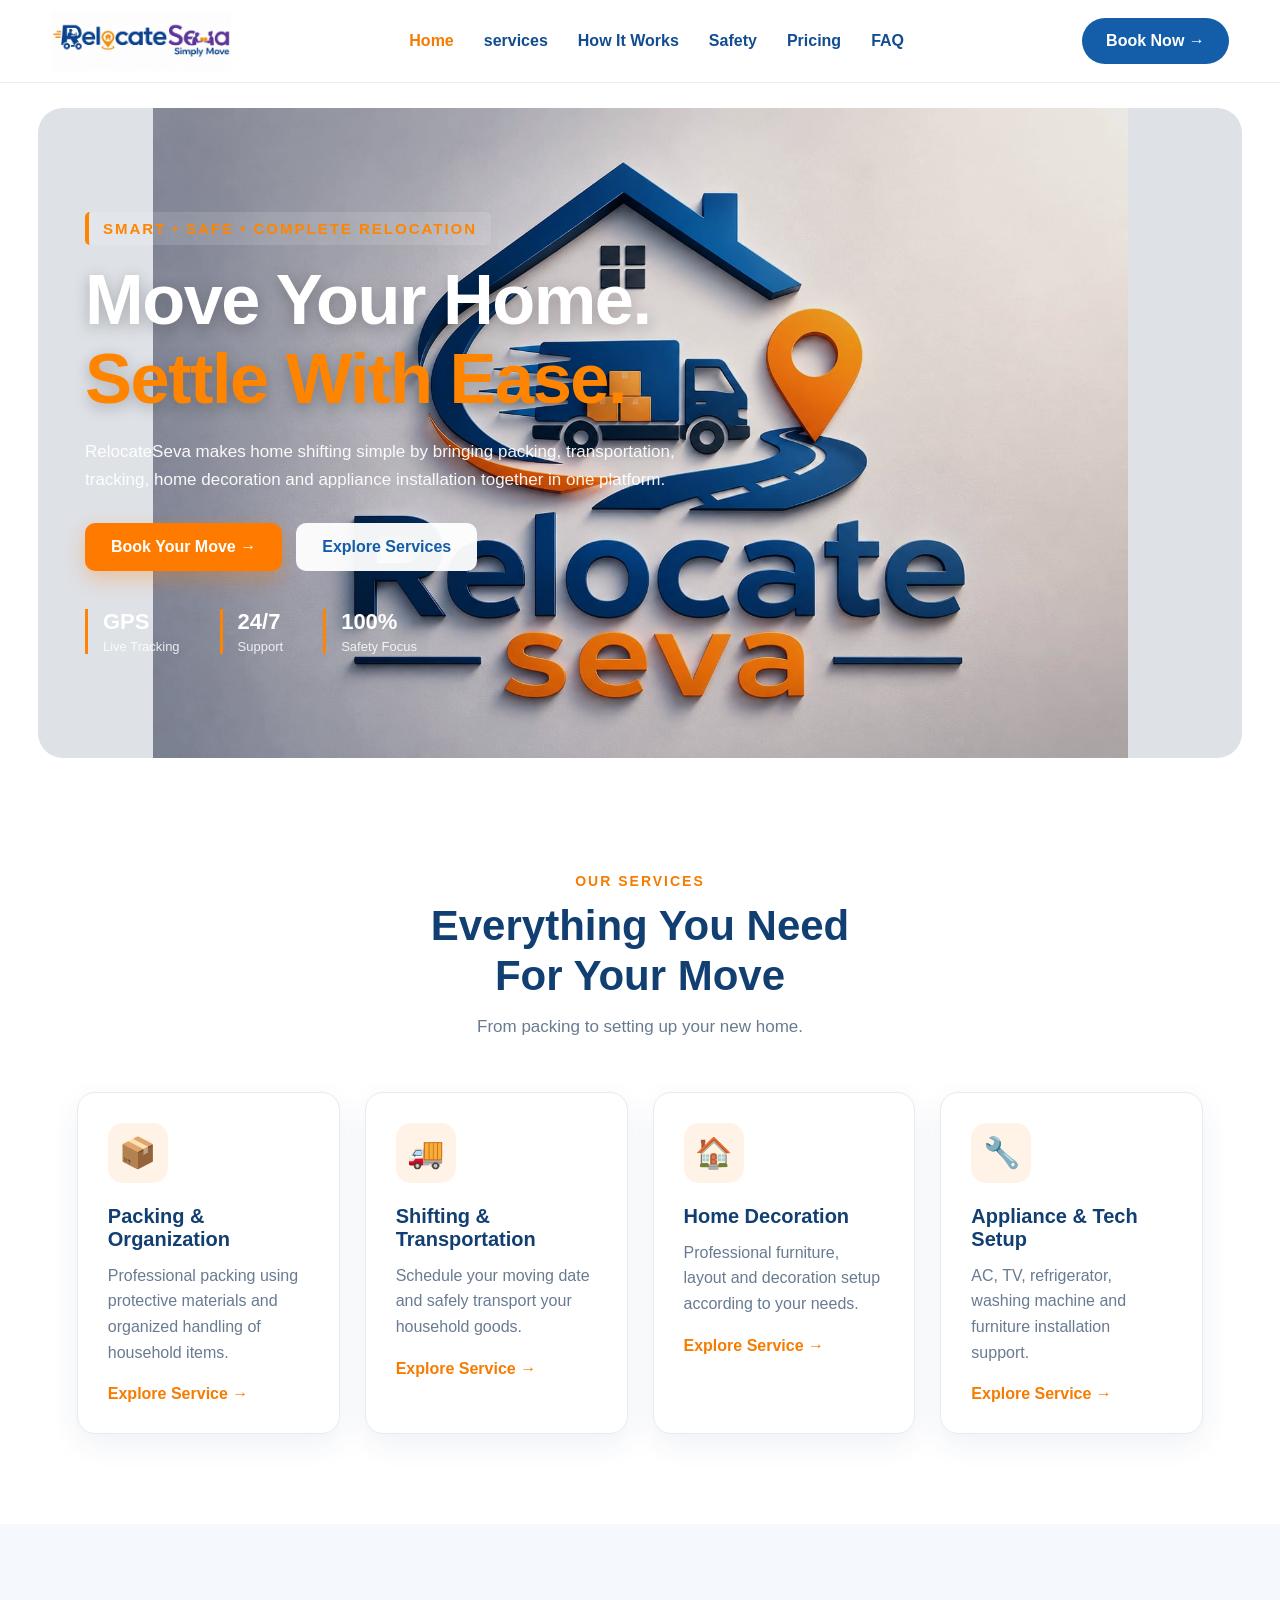
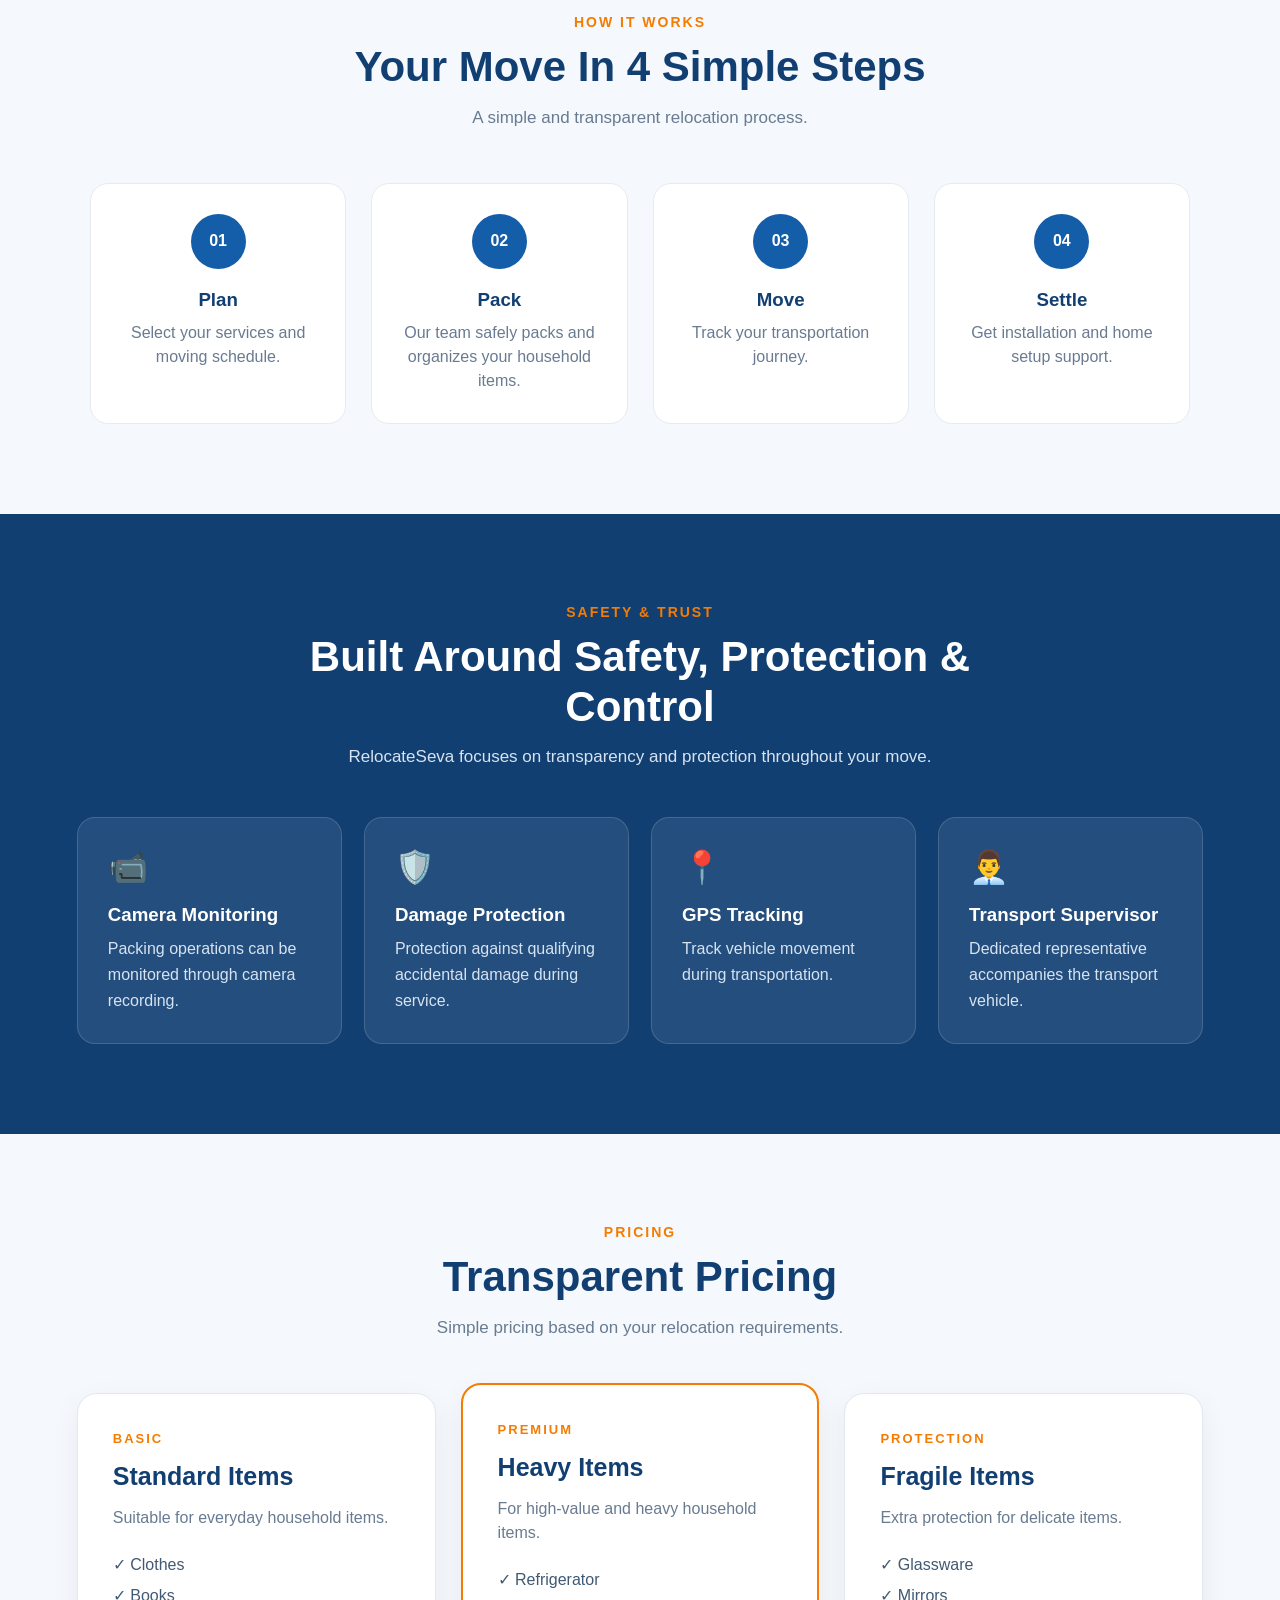
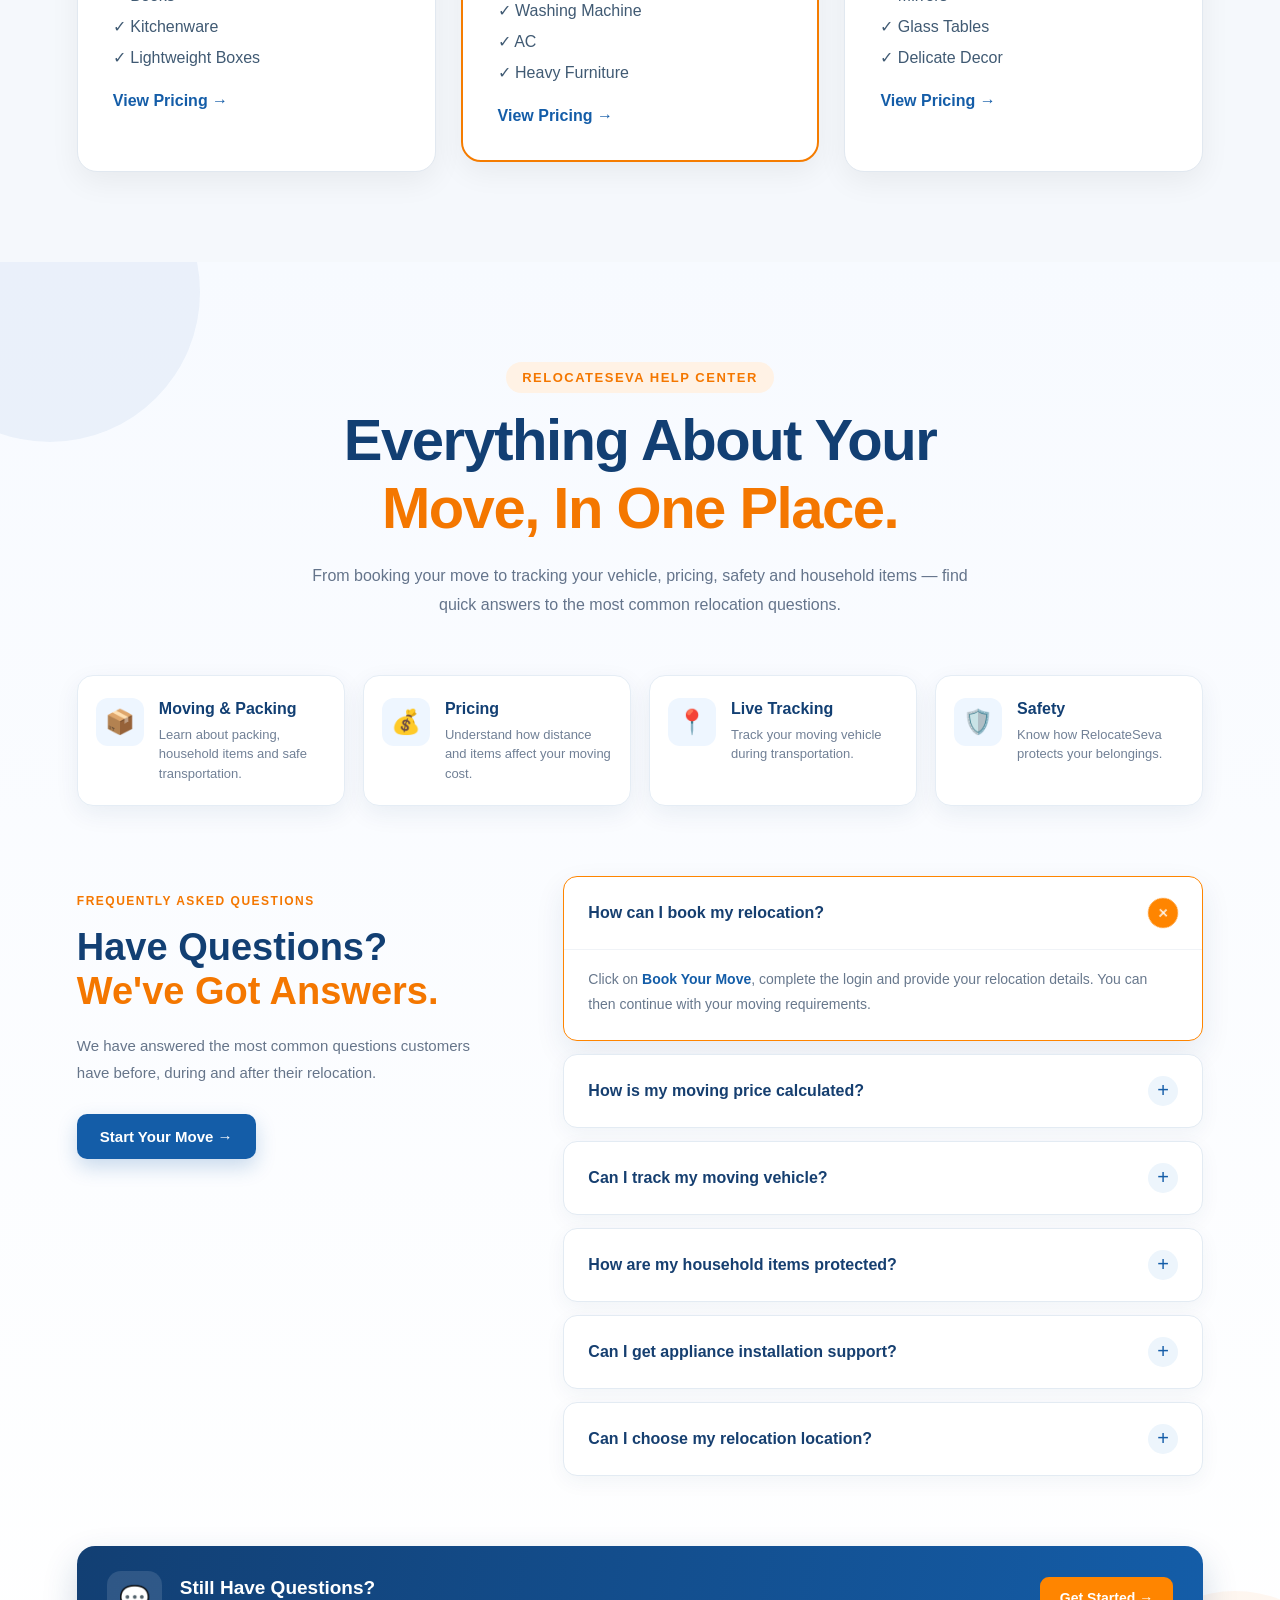
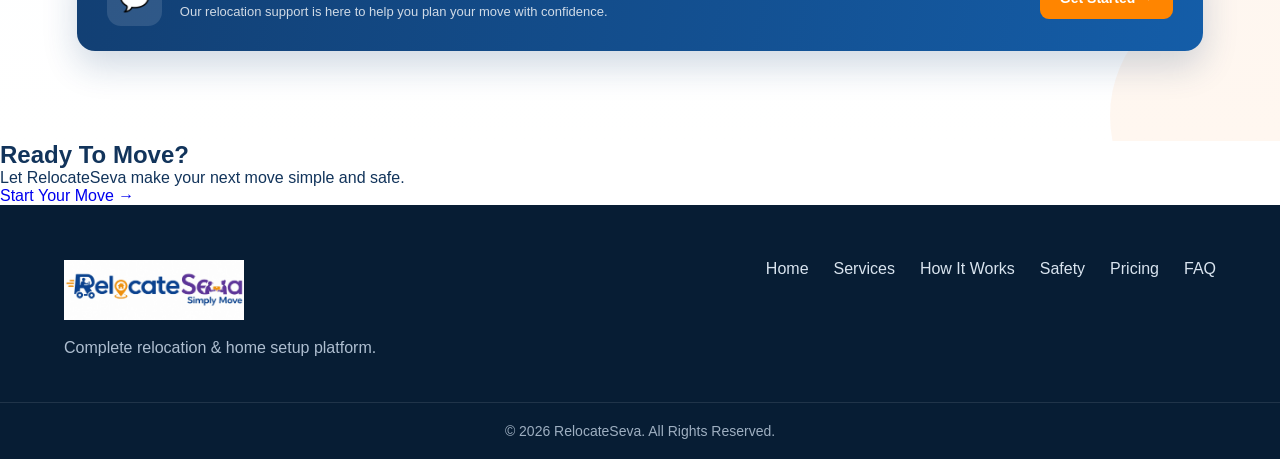
<file: index.html>
<!DOCTYPE html>
<html lang="en">

<head>
    <meta charset="UTF-8">
    <meta name="viewport" content="width=device-width, initial-scale=1.0">

    <title>RelocateSeva | Home Relocation Services</title>

    <link rel="stylesheet" href="Style.css">
</head>

<body>

<!-- ================= HEADER ================= -->

<header class="header">

    <div class="navbar">

        <!-- LOGO -->
        <a href="index.html" class="logo">
            <img src="relo pic.jpeg" alt="RelocateSeva Logo">
        </a>

        <!-- MENU BUTTON -->
        <button class="menu-btn" id="menuBtn">
            ☰
        </button>

        <!-- NAVIGATION -->
        <nav class="nav" id="nav">
            <a href="index.html" class="active">Home</a>
            <a href="services.html">services</a>
            <a href="how-it-works.html">How It Works</a>
            <a href="safety.html">Safety</a>
            <a href="pricing.html">Pricing</a>
            <a href="#faq">FAQ</a>
        </nav>

        <a href="login.html" class="header-btn">
            Book Now →
        </a>

    </div>

</header>


<!-- ================= HERO ================= -->

<section class="hero" id="home">

    <!-- BACKGROUND IMAGE -->
    <img src="relocate.jpg" class="hero-bg" alt="Relocation">

    <!-- IMAGE OVERLAY -->
    <div class="hero-overlay"></div>

    <!-- HERO CONTENT -->
    <div class="hero-content">

        <div class="hero-text">

            <p class="hero-small">
                SMART • SAFE • COMPLETE RELOCATION
            </p>

            <h1>
                Move Your Home.
                <span>Settle With Ease.</span>
            </h1>

            <p class="hero-description">
                RelocateSeva makes home shifting simple by bringing
                packing, transportation, tracking, home decoration
                and appliance installation together in one platform.
            </p>

            <div class="hero-buttons">

                <a href="login.html" class="btn-primary">
                    Book Your Move →
                </a>

                <a href="#services" class="btn-secondary">
                    Explore Services
                </a>

            </div>

            <div class="hero-features">

                <div class="feature">
                    <strong>GPS</strong>
                    <span>Live Tracking</span>
                </div>

                <div class="feature">
                    <strong>24/7</strong>
                    <span>Support</span>
                </div>

                <div class="feature">
                    <strong>100%</strong>
                    <span>Safety Focus</span>
                </div>

            </div>

        </div>

    </div>

</section>


<!-- ================= SERVICES ================= -->

<section class="section" id="services">

    <div class="section-heading">

        <p>OUR SERVICES</p>

        <h2>
            Everything You Need<br>
            For Your Move
        </h2>

        <span>
            From packing to setting up your new home.
        </span>

    </div>


    <div class="service-container">

        <div class="service-card">

            <div class="service-icon">📦</div>

            <h3>Packing & Organization</h3>

            <p>
                Professional packing using protective
                materials and organized handling of
                household items.
            </p>

            <a href="services.html">
                Explore Service →
            </a>

        </div>


        <div class="service-card">

            <div class="service-icon">🚚</div>

            <h3>Shifting & Transportation</h3>

            <p>
                Schedule your moving date and safely
                transport your household goods.
            </p>

            <a href="services.html">
                Explore Service →
            </a>

        </div>


        <div class="service-card">

            <div class="service-icon">🏠</div>

            <h3>Home Decoration</h3>

            <p>
                Professional furniture, layout and
                decoration setup according to your needs.
            </p>

            <a href="services.html">
                Explore Service →
            </a>

        </div>


        <div class="service-card">

            <div class="service-icon">🔧</div>

            <h3>Appliance & Tech Setup</h3>

            <p>
                AC, TV, refrigerator, washing machine
                and furniture installation support.
            </p>

            <a href="services.html">
                Explore Service →
            </a>

        </div>

    </div>

</section>


<!-- ================= HOW IT WORKS ================= -->

<section class="section gray" id="how-it-works">

    <div class="section-heading">

        <p>HOW IT WORKS</p>

        <h2>Your Move In 4 Simple Steps</h2>

        <span>
            A simple and transparent relocation process.
        </span>

    </div>


    <div class="steps">

        <div class="step-card">

            <div class="step-number">01</div>

            <h3>Plan</h3>

            <p>
                Select your services and moving schedule.
            </p>

        </div>


        <div class="step-card">

            <div class="step-number">02</div>

            <h3>Pack</h3>

            <p>
                Our team safely packs and organizes
                your household items.
            </p>

        </div>


        <div class="step-card">

            <div class="step-number">03</div>

            <h3>Move</h3>

            <p>
                Track your transportation journey.
            </p>

        </div>


        <div class="step-card">

            <div class="step-number">04</div>

            <h3>Settle</h3>

            <p>
                Get installation and home setup support.
            </p>

        </div>

    </div>

</section>


<!-- ================= SAFETY ================= -->

<section class="safety" id="safety">

    <div class="safety-heading">

        <p>SAFETY & TRUST</p>

        <h2>
            Built Around Safety,
            Protection & Control
        </h2>

        <span>
            RelocateSeva focuses on transparency and
            protection throughout your move.
        </span>

    </div>


    <div class="safety-grid">

        <div class="safety-card">
            <span>📹</span>
            <h3>Camera Monitoring</h3>
            <p>
                Packing operations can be monitored
                through camera recording.
            </p>
        </div>


        <div class="safety-card">
            <span>🛡️</span>
            <h3>Damage Protection</h3>
            <p>
                Protection against qualifying accidental
                damage during service.
            </p>
        </div>


        <div class="safety-card">
            <span>📍</span>
            <h3>GPS Tracking</h3>
            <p>
                Track vehicle movement during
                transportation.
            </p>
        </div>


        <div class="safety-card">
            <span>👨‍💼</span>
            <h3>Transport Supervisor</h3>
            <p>
                Dedicated representative accompanies
                the transport vehicle.
            </p>
        </div>

    </div>

</section>


<!-- ================= PRICING ================= -->

<section class="section gray" id="pricing">

    <div class="section-heading">

        <p>PRICING</p>

        <h2>Transparent Pricing</h2>

        <span>
            Simple pricing based on your relocation requirements.
        </span>

    </div>


    <div class="pricing">

        <div class="price-card">

            <span>BASIC</span>

            <h3>Standard Items</h3>

            <p>
                Suitable for everyday household items.
            </p>

            <ul>
                <li>✓ Clothes</li>
                <li>✓ Books</li>
                <li>✓ Kitchenware</li>
                <li>✓ Lightweight Boxes</li>
            </ul>

            <a href="pricing.html">
                View Pricing →
            </a>

        </div>


        <div class="price-card featured">

            <span>PREMIUM</span>

            <h3>Heavy Items</h3>

            <p>
                For high-value and heavy household items.
            </p>

            <ul>
                <li>✓ Refrigerator</li>
                <li>✓ Washing Machine</li>
                <li>✓ AC</li>
                <li>✓ Heavy Furniture</li>
            </ul>

            <a href="pricing.html">
                View Pricing →
            </a>

        </div>


        <div class="price-card">

            <span>PROTECTION</span>

            <h3>Fragile Items</h3>

            <p>
                Extra protection for delicate items.
            </p>

            <ul>
                <li>✓ Glassware</li>
                <li>✓ Mirrors</li>
                <li>✓ Glass Tables</li>
                <li>✓ Delicate Decor</li>
            </ul>

            <a href="pricing.html">
                View Pricing →
            </a>

        </div>

    </div>

</section>

<!-- ================= FAQ / HELP CENTER ================= -->

<section class="faq-section" id="faq">

    <div class="faq-heading">

        <p>RELOCATESEVA HELP CENTER</p>

        <h2>
            Everything About Your
            <span>Move, In One Place.</span>
        </h2>

        <div class="faq-intro">
            <p>
                From booking your move to tracking your vehicle,
                pricing, safety and household items — find quick
                answers to the most common relocation questions.
            </p>
        </div>

    </div>


    <!-- QUICK HELP CARDS -->

    <div class="help-cards">

        <div class="help-card">

            <div class="help-icon">📦</div>

            <div>
                <h3>Moving & Packing</h3>

                <p>
                    Learn about packing, household items
                    and safe transportation.
                </p>
            </div>

        </div>


        <div class="help-card">

            <div class="help-icon">💰</div>

            <div>
                <h3>Pricing</h3>

                <p>
                    Understand how distance and items
                    affect your moving cost.
                </p>
            </div>

        </div>


        <div class="help-card">

            <div class="help-icon">📍</div>

            <div>
                <h3>Live Tracking</h3>

                <p>
                    Track your moving vehicle during
                    transportation.
                </p>
            </div>

        </div>


        <div class="help-card">

            <div class="help-icon">🛡️</div>

            <div>
                <h3>Safety</h3>

                <p>
                    Know how RelocateSeva protects
                    your belongings.
                </p>
            </div>

        </div>

    </div>


    <!-- FAQ AREA -->

    <div class="faq-layout">

        <!-- LEFT SIDE -->

        <div class="faq-left">

            <div class="faq-label">
                FREQUENTLY ASKED QUESTIONS
            </div>

            <h3>
                Have Questions?
                <span>We've Got Answers.</span>
            </h3>

            <p>
                We have answered the most common questions
                customers have before, during and after
                their relocation.
            </p>

            <a href="login.html" class="faq-book-btn">
                Start Your Move →
            </a>

        </div>


        <!-- RIGHT SIDE -->

        <div class="faq-container">

            <details open>

                <summary>
                    <span>How can I book my relocation?</span>
                    <b>+</b>
                </summary>

                <p>
                    Click on <strong>Book Your Move</strong>,
                    complete the login and provide your
                    relocation details. You can then continue
                    with your moving requirements.
                </p>

            </details>


            <details>

                <summary>
                    <span>How is my moving price calculated?</span>
                    <b>+</b>
                </summary>

                <p>
                    Your estimated price can depend on the
                    total moving distance and the household
                    items selected for transportation.
                </p>

            </details>


            <details>

                <summary>
                    <span>Can I track my moving vehicle?</span>
                    <b>+</b>
                </summary>

                <p>
                    Yes. RelocateSeva is designed to provide
                    transportation tracking so customers can
                    monitor their moving journey.
                </p>

            </details>


            <details>

                <summary>
                    <span>How are my household items protected?</span>
                    <b>+</b>
                </summary>

                <p>
                    Household items can be handled with
                    protective packing and organized
                    transportation to reduce the risk of
                    accidental damage.
                </p>

            </details>


            <details>

                <summary>
                    <span>Can I get appliance installation support?</span>
                    <b>+</b>
                </summary>

                <p>
                    RelocateSeva includes appliance and
                    technology setup support for items such
                    as TVs, refrigerators, washing machines
                    and other household equipment.
                </p>

            </details>


            <details>

                <summary>
                    <span>Can I choose my relocation location?</span>
                    <b>+</b>
                </summary>

                <p>
                    Yes. During the relocation process,
                    you can provide your moving location and
                    destination details required for your
                    service.
                </p>

            </details>

        </div>

    </div>


    <!-- STILL NEED HELP -->

    <div class="faq-support">

        <div class="support-icon">
            💬
        </div>

        <div class="support-text">

            <h3>Still Have Questions?</h3>

            <p>
                Our relocation support is here to help you
                plan your move with confidence.
            </p>

        </div>

        <a href="login.html">
            Get Started →
        </a>

    </div>

</section>



<!-- ================= FINAL CTA ================= -->

<section class="final-cta">

    <h2>Ready To Move?</h2>

    <p>
        Let RelocateSeva make your next move simple and safe.
    </p>

    <a href="login.html">
        Start Your Move →
    </a>

</section>


<!-- ================= FOOTER ================= -->

<footer>

    <div class="footer-content">

        <div class="footer-brand">

            <img src="relo pic.jpeg" alt="RelocateSeva">

            <p>
                Complete relocation & home setup platform.
            </p>

        </div>


        <div class="footer-links">

            <a href="index.html">Home</a>
            <a href="service.html">Services</a>
            <a href="how-it-works.html">How It Works</a>
            <a href="safety.html">Safety</a>
            <a href="pricing.html">Pricing</a>
            <a href="#faq">FAQ</a>

        </div>

    </div>


    <div class="copyright">

        © 2026 RelocateSeva. All Rights Reserved.

    </div>

</footer>


<script src="script.js"></script>

</body>
</html>
</file>
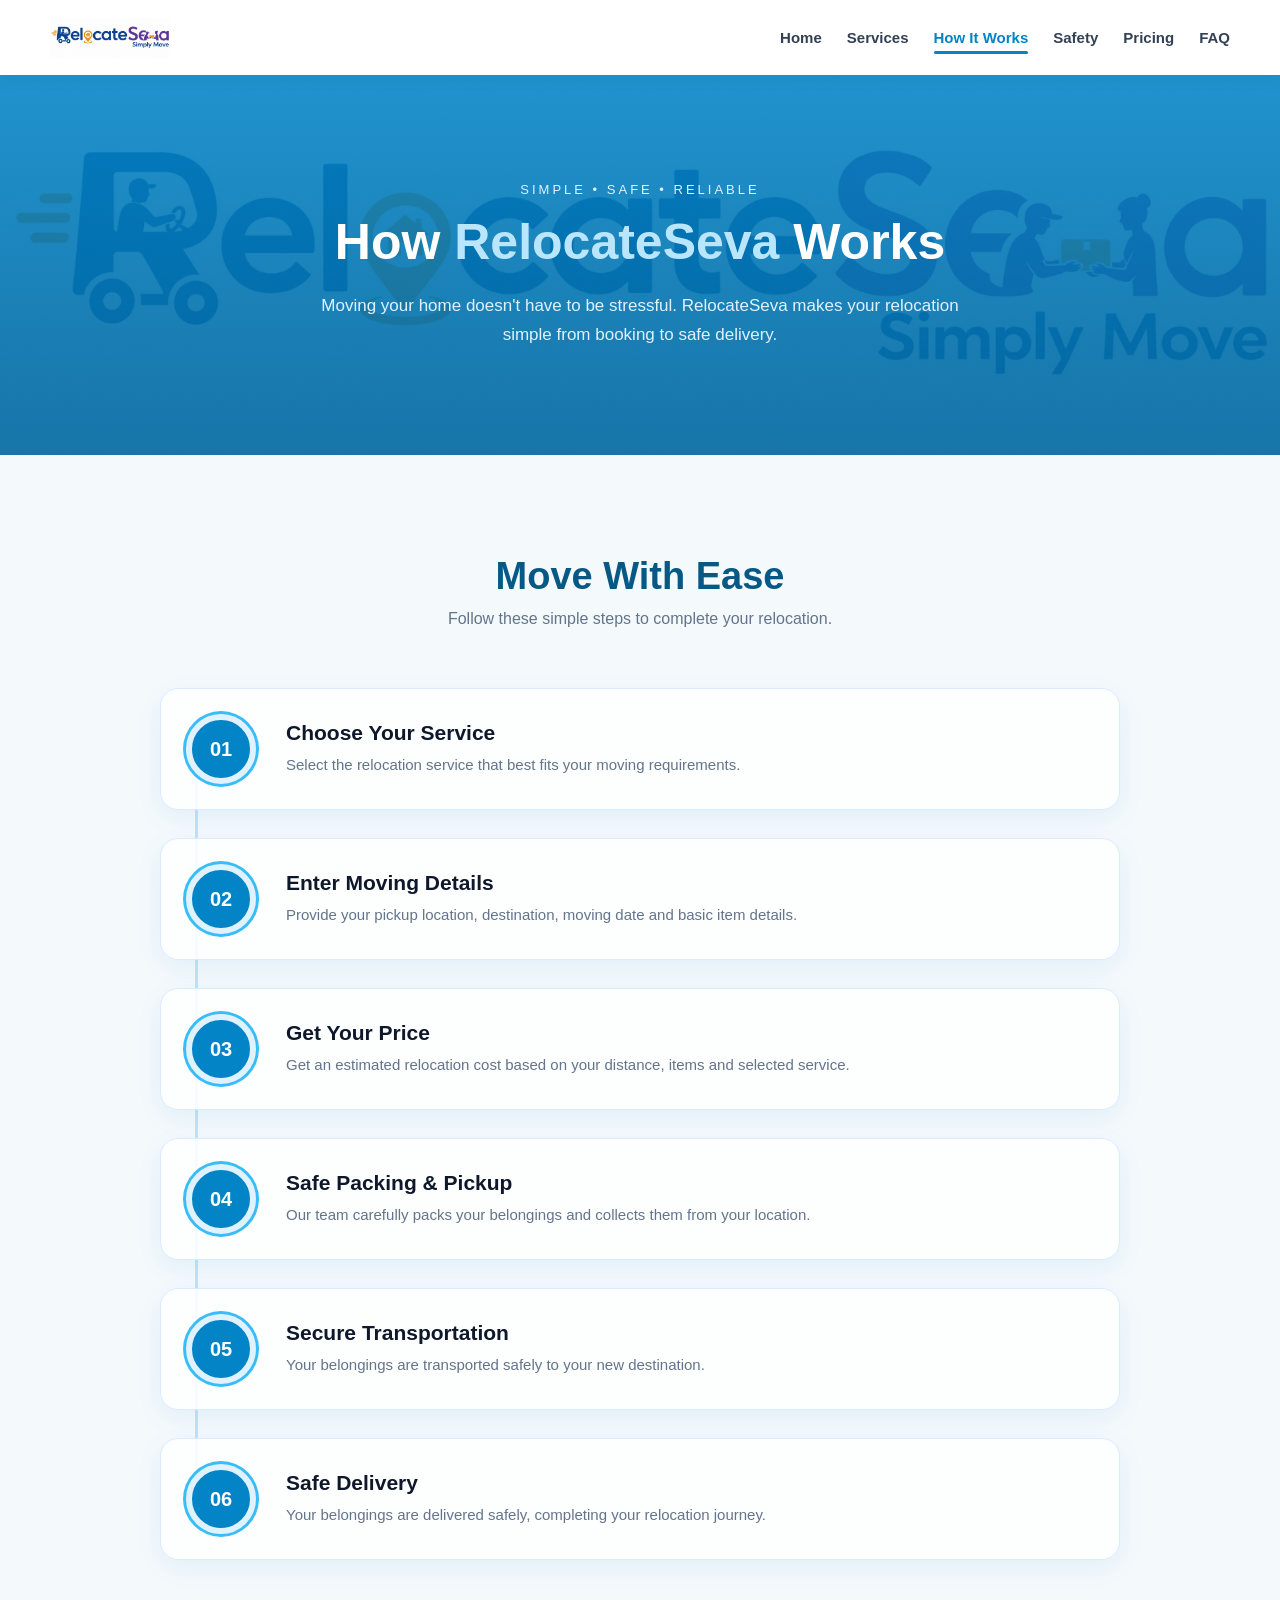
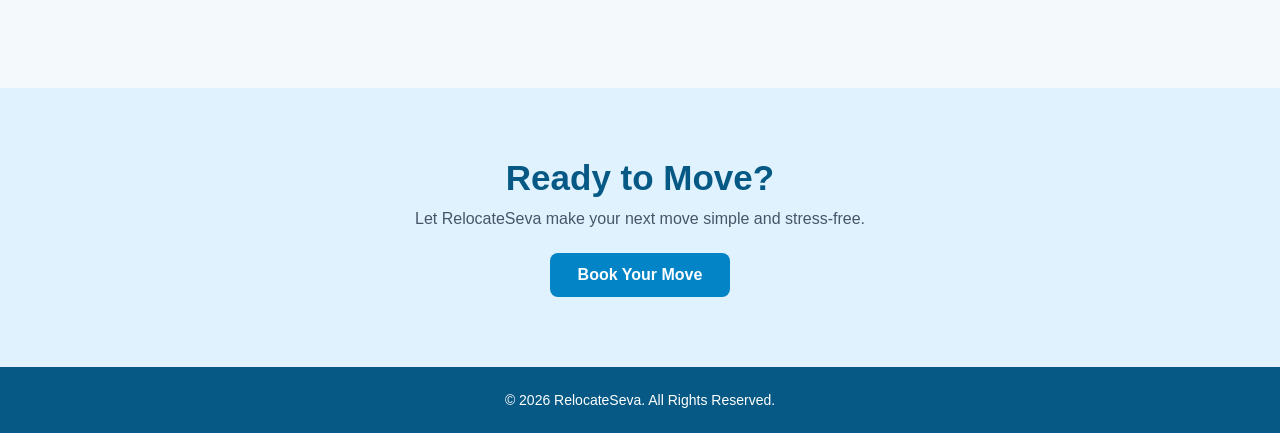
<file: how-it-works.html>
<!DOCTYPE html>
<html lang="en">

<head>

    <meta charset="UTF-8">

    <meta name="viewport"
          content="width=device-width, initial-scale=1.0">

    <title>RelocateSeva | How It Works</title>

    <!-- CSS -->
    <link rel="stylesheet" href="how-it-works.css">

</head>


<body>


    <!-- ================= HEADER ================= -->

    <header class="header">

        <!-- LOGO -->

        <a href="index.html" class="logo">
            <img src="relo pic.jpeg" alt="RelocateSeva Logo">
        </a>


        <!-- NAVIGATION -->

        <nav class="navbar">

            <a href="index.html">Home</a>

            <a href="service.html">Services</a>

            <a href="how-it-works.html" class="active">
                How It Works
            </a>

            <a href="safety.html">Safety</a>

            <a href="pricing.html">Pricing</a>

            <a href="index.html#faq">FAQ</a>

        </nav>

    </header>



    <!-- ================= HERO ================= -->

    <section class="hero">

        <div class="hero-content">

            <span class="small-title">
                SIMPLE • SAFE • RELIABLE
            </span>

            <h1>
                How <span>RelocateSeva</span> Works
            </h1>

            <p>
                Moving your home doesn't have to be stressful.
                RelocateSeva makes your relocation simple from
                booking to safe delivery.
            </p>

        </div>

    </section>



    <!-- ================= HOW IT WORKS ================= -->

    <section class="how-section">

        <div class="section-heading">

            <h2>Move With Ease</h2>

            <p>
                Follow these simple steps to complete your relocation.
            </p>

        </div>



        <!-- STEP CONTAINER -->

        <div class="steps-container">


            <!-- STEP 01 -->

            <div class="step">

                <div class="step-number">
                    01
                </div>

                <div class="step-content">

                    <h3>Choose Your Service</h3>

                    <p>
                        Select the relocation service that best fits
                        your moving requirements.
                    </p>

                </div>

            </div>



            <!-- STEP 02 -->

            <div class="step">

                <div class="step-number">
                    02
                </div>

                <div class="step-content">

                    <h3>Enter Moving Details</h3>

                    <p>
                        Provide your pickup location, destination,
                        moving date and basic item details.
                    </p>

                </div>

            </div>



            <!-- STEP 03 -->

            <div class="step">

                <div class="step-number">
                    03
                </div>

                <div class="step-content">

                    <h3>Get Your Price</h3>

                    <p>
                        Get an estimated relocation cost based on
                        your distance, items and selected service.
                    </p>

                </div>

            </div>



            <!-- STEP 04 -->

            <div class="step">

                <div class="step-number">
                    04
                </div>

                <div class="step-content">

                    <h3>Safe Packing & Pickup</h3>

                    <p>
                        Our team carefully packs your belongings
                        and collects them from your location.
                    </p>

                </div>

            </div>



            <!-- STEP 05 -->

            <div class="step">

                <div class="step-number">
                    05
                </div>

                <div class="step-content">

                    <h3>Secure Transportation</h3>

                    <p>
                        Your belongings are transported safely
                        to your new destination.
                    </p>

                </div>

            </div>



            <!-- STEP 06 -->

            <div class="step">

                <div class="step-number">
                    06
                </div>

                <div class="step-content">

                    <h3>Safe Delivery</h3>

                    <p>
                        Your belongings are delivered safely,
                        completing your relocation journey.
                    </p>

                </div>

            </div>


        </div>

    </section>



    <!-- ================= CTA ================= -->

    <section class="cta">

        <h2>
            Ready to Move?
        </h2>

        <p>
            Let RelocateSeva make your next move simple and stress-free.
        </p>

        <a href="service.html" class="cta-button">
            Book Your Move
        </a>

    </section>



    <!-- ================= FOOTER ================= -->

    <footer>

        <p>
            © 2026 RelocateSeva. All Rights Reserved.
        </p>

    </footer>


</body>

</html>
</file>
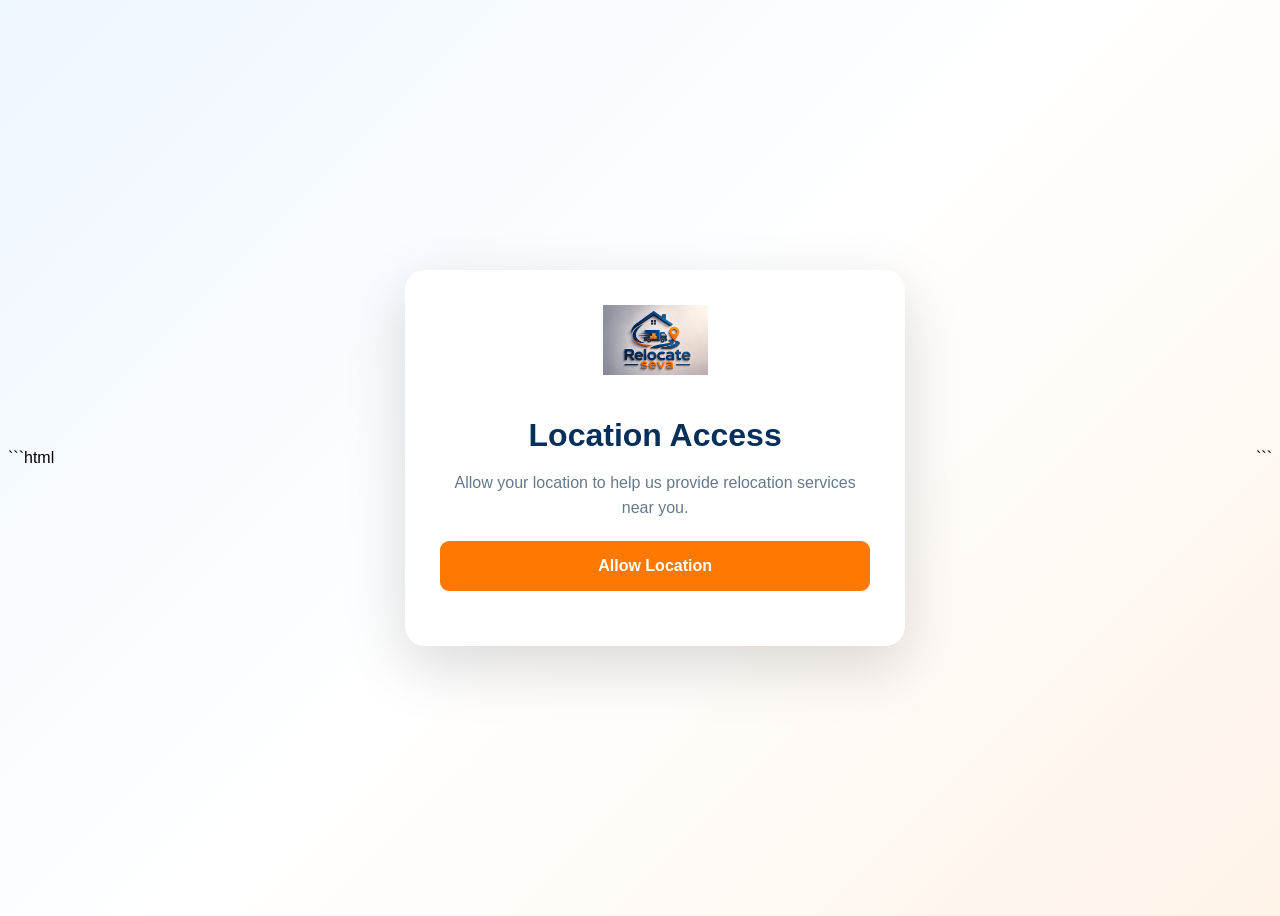
<file: location.html>
```html
<!DOCTYPE html>
<html lang="en">

<head>

    <meta charset="UTF-8">

    <meta name="viewport"
          content="width=device-width, initial-scale=1.0">

    <title>Location | RelocateSeva</title>

    <link rel="stylesheet" href="location.css">

</head>

<body>

    <div class="location-container">

        <div class="location-card">

            <img
                src="relocate.jpg"
                class="logo"
                alt="RelocateSeva"
            >

            <h1>Location Access</h1>

            <p>
                Allow your location to help us
                provide relocation services near you.
            </p>

            <button id="locationButton">
                Allow Location
            </button>

            <p id="message"></p>

        </div>

    </div>

    <script src="location.js"></script>

</body>

</html>
```
</file>
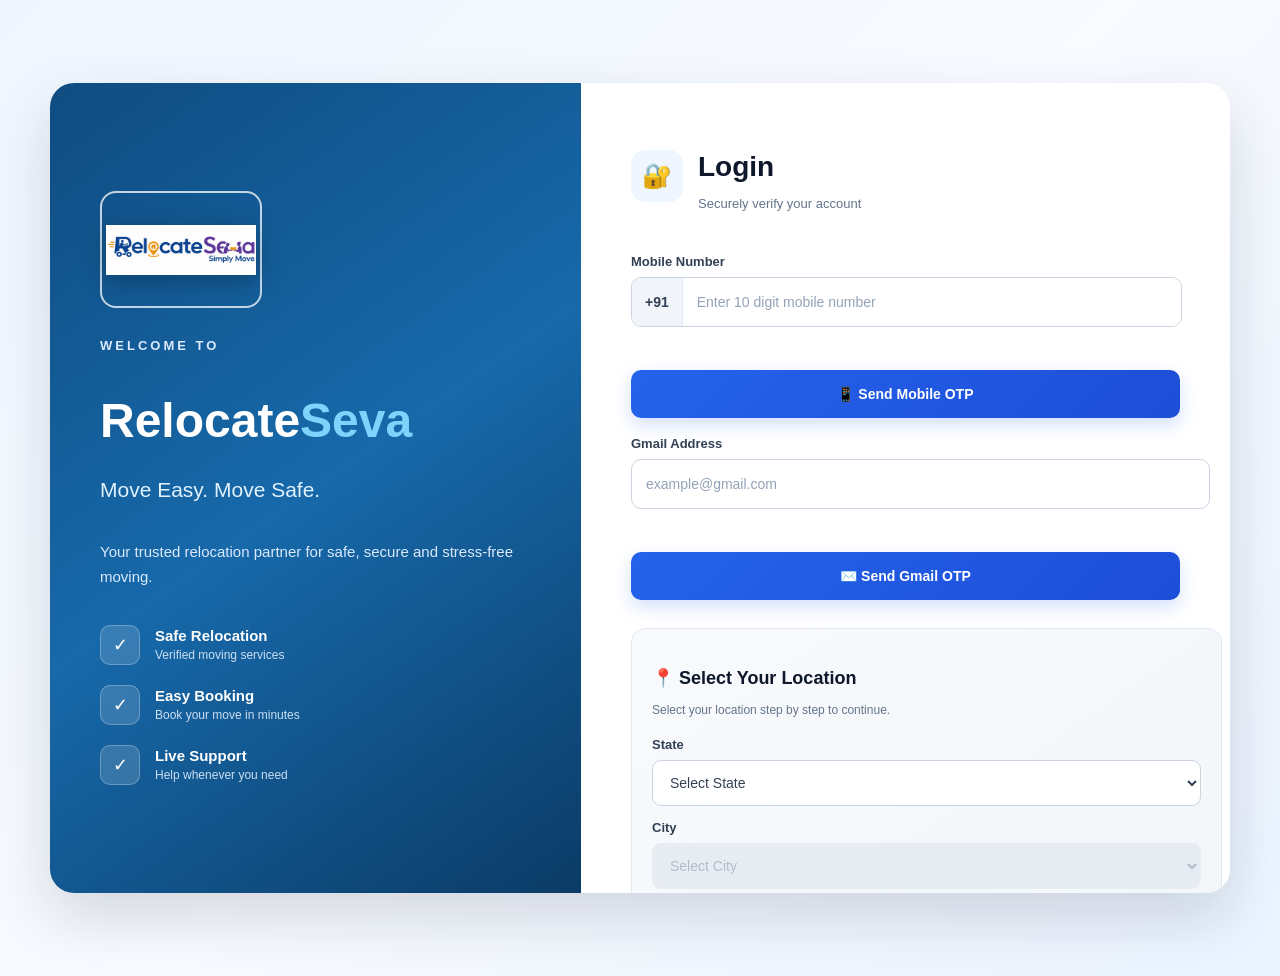
<file: login.html>
<!DOCTYPE html>
<html lang="en">

<head>

    <meta charset="UTF-8">

    <meta name="viewport"
          content="width=device-width, initial-scale=1.0">

    <title>RelocateSeva | Secure Login</title>

    <link rel="stylesheet" href="login.css">

</head>


<body>


    <!-- =====================================================
         MAIN LOGIN CONTAINER
    ====================================================== -->

    <div class="login-container">


        <!-- =================================================
             LEFT SIDE
        ================================================== -->

        <div class="login-info">


            <!-- LOGO -->

            <a href="index.html" class="logo">

                <img src="relo pic.jpeg"
                     alt="RelocateSeva Logo">

            </a>


            <!-- WELCOME -->

            <span class="welcome-text">
                WELCOME TO
            </span>


            <h1>
                Relocate<span>Seva</span>
            </h1>


            <h2>
                Move Easy. Move Safe.
            </h2>


            <p class="info-text">

                Your trusted relocation partner for
                safe, secure and stress-free moving.

            </p>


            <!-- =================================================
                 FEATURES
            ================================================== -->

            <div class="features">


                <div class="feature">

                    <span class="feature-icon">
                        ✓
                    </span>

                    <div>

                        <strong>
                            Safe Relocation
                        </strong>

                        <small>
                            Verified moving services
                        </small>

                    </div>

                </div>



                <div class="feature">

                    <span class="feature-icon">
                        ✓
                    </span>

                    <div>

                        <strong>
                            Easy Booking
                        </strong>

                        <small>
                            Book your move in minutes
                        </small>

                    </div>

                </div>



                <div class="feature">

                    <span class="feature-icon">
                        ✓
                    </span>

                    <div>

                        <strong>
                            Live Support
                        </strong>

                        <small>
                            Help whenever you need
                        </small>

                    </div>

                </div>


            </div>


        </div>



        <!-- =================================================
             RIGHT SIDE LOGIN BOX
        ================================================== -->

        <div class="login-box">


            <!-- LOGIN HEADER -->

            <div class="login-header">


                <div class="security-icon">
                    🔐
                </div>


                <div>

                    <h2>
                        Login
                    </h2>

                    <p>
                        Securely verify your account
                    </p>

                </div>


            </div>



            <!-- =================================================
                 MOBILE NUMBER
            ================================================== -->

            <div class="input-group">


                <label for="mobile">
                    Mobile Number
                </label>


                <div class="mobile-input">


                    <span class="country-code">
                        +91
                    </span>


                    <input
                        type="tel"
                        id="mobile"
                        name="mobile"
                        placeholder="Enter 10 digit mobile number"
                        maxlength="10"
                        inputmode="numeric"
                        autocomplete="tel">


                </div>


                <p id="mobileError"
                   class="error">
                </p>


            </div>



            <!-- =================================================
                 MOBILE OTP SEND BUTTON
            ================================================== -->

            <button
                type="button"
                id="mobileOtpBtn"
                class="primary-btn">

                <span>📱</span>

                Send Mobile OTP

            </button>



            <!-- =================================================
                 MOBILE OTP
            ================================================== -->

            <div class="otp-section"
                 id="mobileOtpSection">


                <label for="mobileOtp">
                    Mobile OTP
                </label>


                <input
                    type="text"
                    id="mobileOtp"
                    name="mobileOtp"
                    placeholder="Enter 6 digit OTP"
                    maxlength="6"
                    inputmode="numeric"
                    autocomplete="one-time-code">


                <button
                    type="button"
                    id="verifyMobileBtn"
                    class="verify-btn">

                    Verify Mobile OTP

                </button>


                <p
                    id="mobileOtpMessage"
                    class="status">
                </p>


            </div>



            <!-- =================================================
                 GMAIL
            ================================================== -->

            <div class="input-group email-group">


                <label for="email">
                    Gmail Address
                </label>


                <input
                    type="email"
                    id="email"
                    name="email"
                    class="email-input"
                    placeholder="example@gmail.com"
                    autocomplete="email">


                <p
                    id="emailError"
                    class="error">
                </p>


            </div>



            <!-- =================================================
                 SEND GMAIL OTP
            ================================================== -->

            <button
                type="button"
                id="emailOtpBtn"
                class="primary-btn">

                <span>✉️</span>

                Send Gmail OTP

            </button>



            <!-- =================================================
                 GMAIL OTP
            ================================================== -->

            <div class="otp-section"
                 id="emailOtpSection">


                <label for="emailOtp">
                    Gmail OTP
                </label>


                <input
                    type="text"
                    id="emailOtp"
                    name="emailOtp"
                    placeholder="Enter 6 digit OTP"
                    maxlength="6"
                    inputmode="numeric"
                    autocomplete="one-time-code">


                <button
                    type="button"
                    id="verifyEmailBtn"
                    class="verify-btn">

                    Verify Gmail OTP

                </button>


                <p
                    id="emailOtpMessage"
                    class="status">
                </p>


            </div>



            <!-- =================================================
                 LOCATION
            ================================================== -->

            <div class="location-box">


                <h3>
                    📍 Select Your Location
                </h3>


                <p class="location-info">

                    Select your location step by step
                    to continue.

                </p>



                <!-- STATE -->

                <div class="location-field">

                    <label for="state">
                        State
                    </label>


                    <select
                        id="state"
                        name="state"
                        required>

                        <option value="">
                            Select State
                        </option>

                        <option value="jharkhand">
                            Jharkhand
                        </option>

                        <option value="bihar">
                            Bihar
                        </option>

                        <option value="west-bengal">
                            West Bengal
                        </option>

                        <option value="odisha">
                            Odisha
                        </option>

                        <option value="delhi">
                            Delhi
                        </option>

                        <option value="maharashtra">
                            Maharashtra
                        </option>

                    </select>

                </div>



                <!-- CITY -->

                <div class="location-field">

                    <label for="city">
                        City
                    </label>


                    <select
                        id="city"
                        name="city"
                        required
                        disabled>

                        <option value="">
                            Select City
                        </option>

                    </select>

                </div>



                <!-- DISTRICT -->

                <div class="location-field">

                    <label for="district">
                        District
                    </label>


                    <select
                        id="district"
                        name="district"
                        required
                        disabled>

                        <option value="">
                            Select District
                        </option>

                    </select>

                </div>



                <!-- VILLAGE -->

                <div class="location-field">

                    <label for="village">
                        Village
                    </label>


                    <select
                        id="village"
                        name="village"
                        required
                        disabled>

                        <option value="">
                            Select Village
                        </option>

                    </select>

                </div>



                <!-- MOHALLA -->

                <div class="location-field">

                    <label for="mohalla">
                        Mohalla / Area
                    </label>


                    <select
                        id="mohalla"
                        name="mohalla"
                        required
                        disabled>

                        <option value="">
                            Select Mohalla / Area
                        </option>

                    </select>

                </div>


                <p
                    id="locationError"
                    class="error">
                </p>


            </div>



            <!-- =================================================
                 LOGIN BUTTON
            ================================================== -->

            <button
                type="button"
                id="loginBtn"
                class="login-btn"
                disabled>

                Login & Continue

                <span>
                    →
                </span>

            </button>



            <!-- =================================================
                 MAIN MESSAGE
            ================================================== -->

            <p
                id="message"
                class="message">
            </p>



            <!-- =================================================
                 BACK HOME
            ================================================== -->

            <div class="home-link">

                <a href="index.html">

                    ← Back to Home

                </a>

            </div>



            <!-- =================================================
                 SECURITY MESSAGE
            ================================================== -->

            <div class="secure-text">

                🔒 Your information is securely protected

            </div>


        </div>


    </div>



    <!-- =====================================================
         JAVASCRIPT
         IMPORTANT:
         Location + OTP logic login.js me rahega.
    ====================================================== -->

    <script src="login.js"></script>


</body>

</html>
</file>
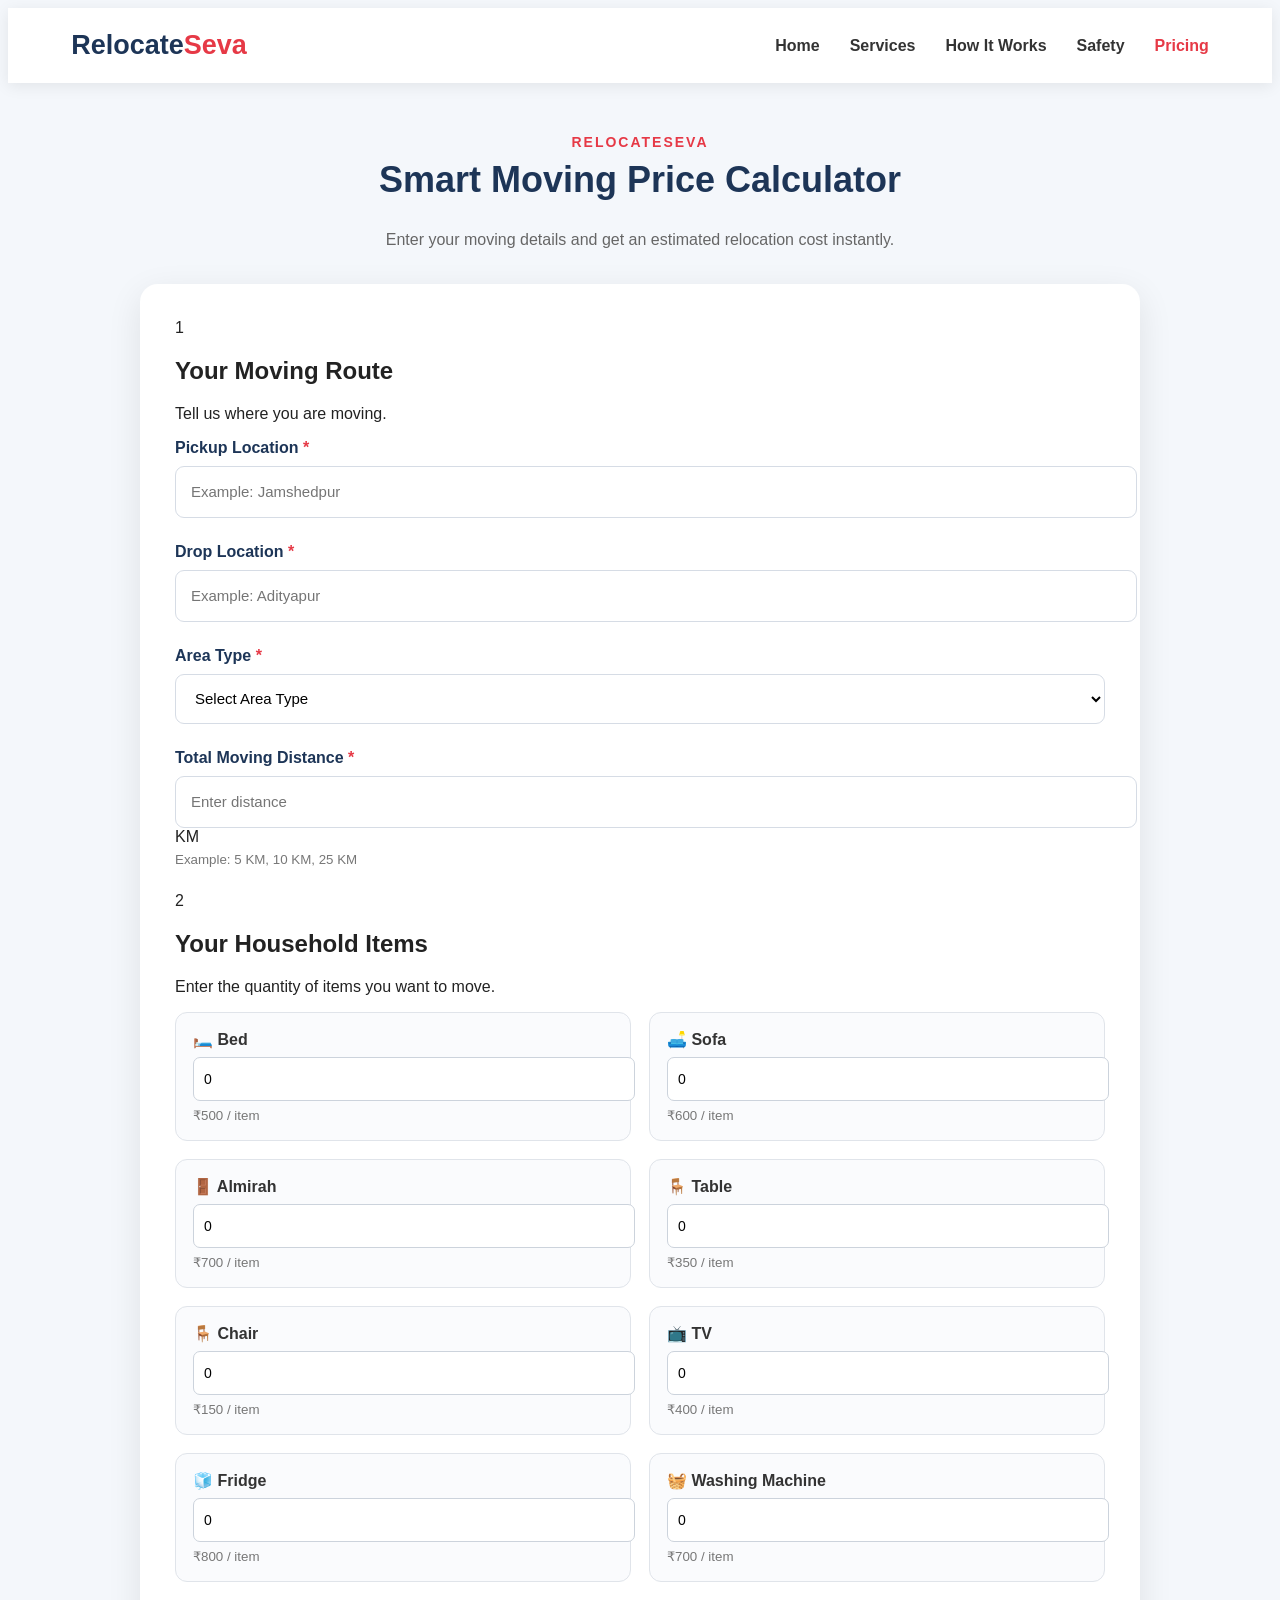
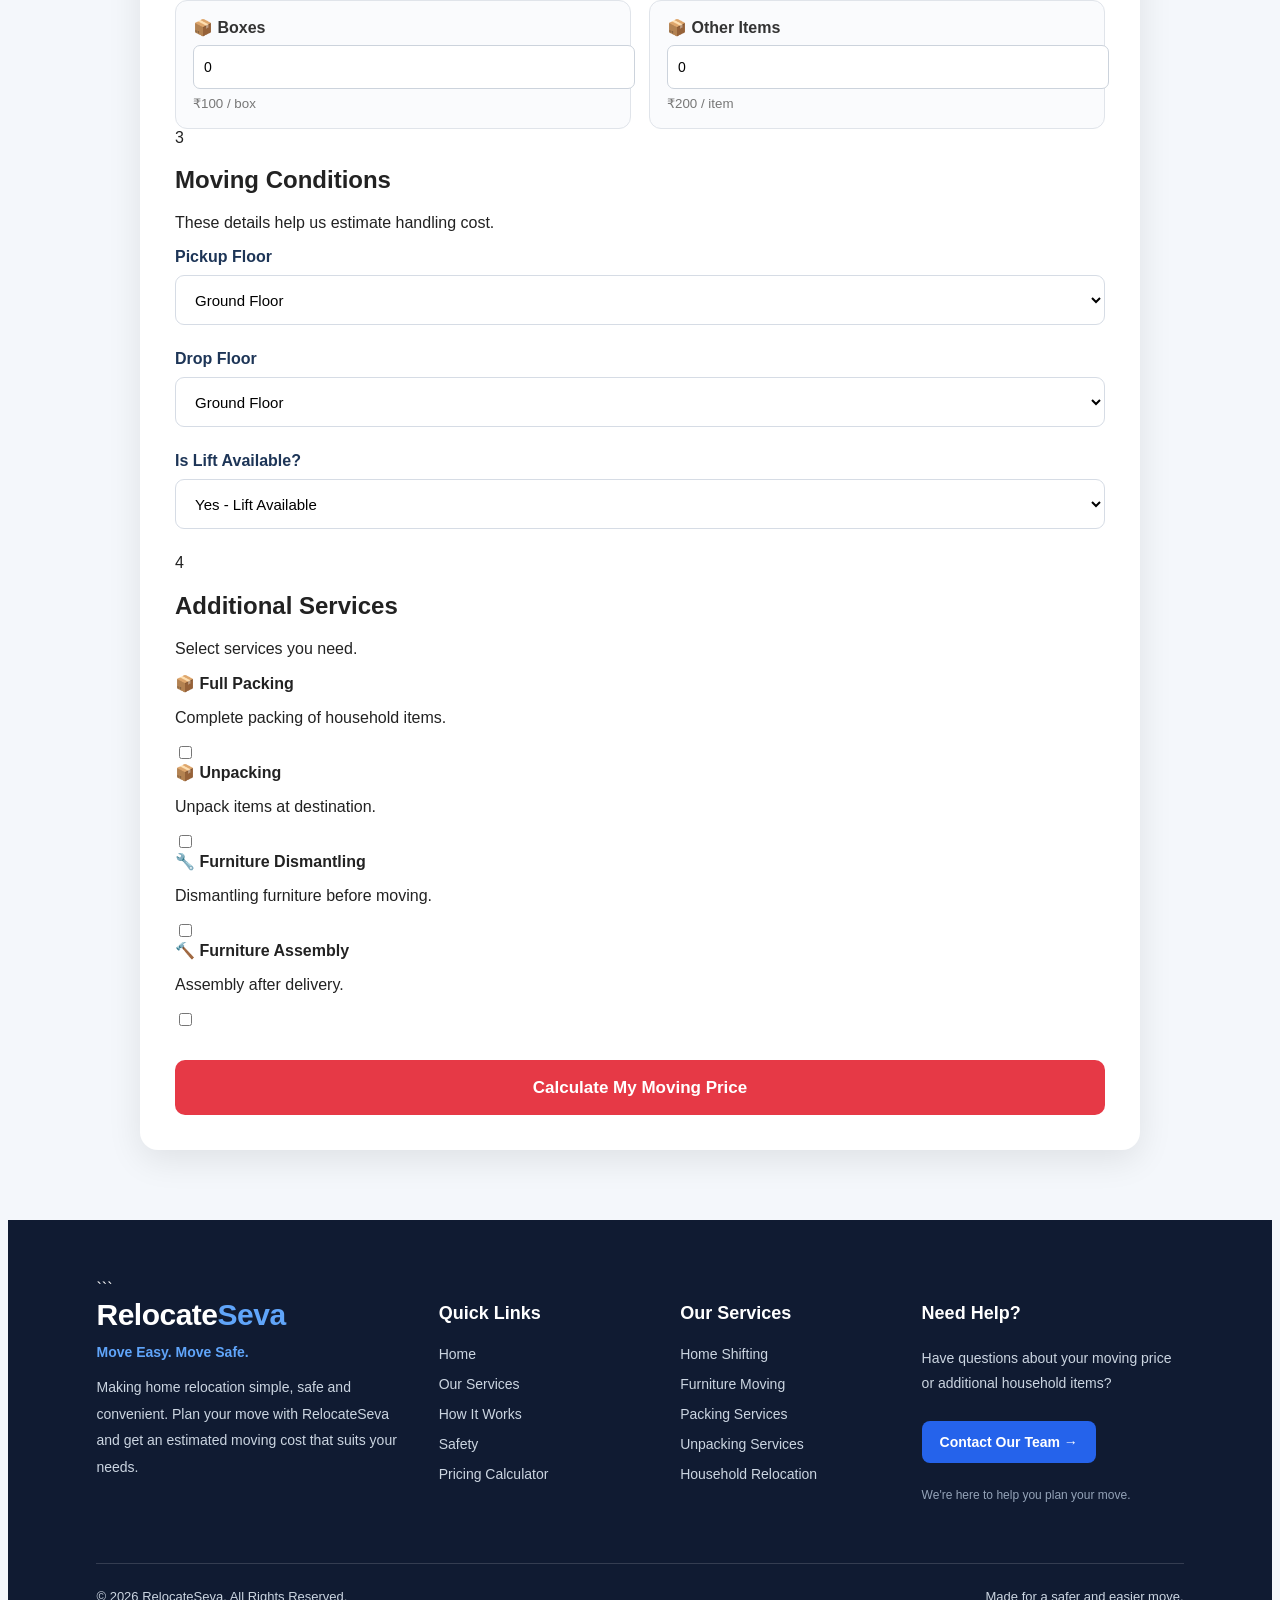
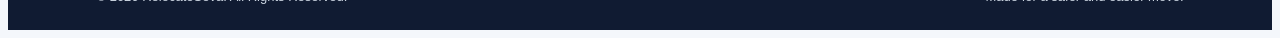
<file: pricing.html>
<!DOCTYPE html>
<html lang="en">

<head>

    <meta charset="UTF-8">

    <meta name="viewport"
          content="width=device-width, initial-scale=1.0">

    <title>RelocateSeva | Smart Pricing</title>

    <link rel="stylesheet" href="pricing.css">

</head>


<body>


<!-- ================= HEADER ================= -->

<header>

    <nav class="navbar">

        <a href="index.html" class="logo">
            Relocate<span>Seva</span>
        </a>


        <div class="nav-links">

            <a href="index.html">Home</a>

            <a href="services.html">Services</a>

            <a href="how-it-works.html">
                How It Works
            </a>

            <a href="safety.html">
                Safety
            </a>

            <a href="pricing.html"
               class="active">
                Pricing
            </a>

        </div>

    </nav>

</header>



<!-- ================= MAIN ================= -->

<main>


<section class="pricing-section">


    <!-- ================= TITLE ================= -->

    <div class="heading">

        <span>RELOCATESEVA</span>

        <h1>
            Smart Moving Price Calculator
        </h1>

        <p>
            Enter your moving details and get
            an estimated relocation cost instantly.
        </p>

    </div>



    <!-- ================= CALCULATOR ================= -->

    <div class="calculator">


        <!-- ================================= -->
        <!-- STEP 1 : LOCATION -->
        <!-- ================================= -->

        <div class="step">

            <div class="step-title">

                <span class="step-number">
                    1
                </span>

                <div>

                    <h2>
                        Your Moving Route
                    </h2>

                    <p>
                        Tell us where you are moving.
                    </p>

                </div>

            </div>


            <div class="location-grid">


                <div class="form-group">

                    <label>
                        Pickup Location
                        <span>*</span>
                    </label>

                    <input
                        type="text"
                        id="pickup"
                        placeholder="Example: Jamshedpur"
                    >

                </div>



                <div class="form-group">

                    <label>
                        Drop Location
                        <span>*</span>
                    </label>

                    <input
                        type="text"
                        id="drop"
                        placeholder="Example: Adityapur"
                    >

                </div>

            </div>



            <!-- AREA TYPE -->

            <div class="form-group">

                <label>
                    Area Type
                    <span>*</span>
                </label>

                <select id="areaType">

                    <option value="">
                        Select Area Type
                    </option>

                    <option value="population">
                        Population Area
                    </option>

                    <option value="normal">
                        Normal Area
                    </option>

                </select>

            </div>



            <!-- DISTANCE -->

            <div class="form-group">

                <label>
                    Total Moving Distance
                    <span>*</span>
                </label>

                <div class="input-with-unit">

                    <input
                        type="number"
                        id="distance"
                        min="1"
                        placeholder="Enter distance"
                    >

                    <span>KM</span>

                </div>

                <small>
                    Example: 5 KM, 10 KM, 25 KM
                </small>

            </div>

        </div>



        <!-- ================================= -->
        <!-- STEP 2 : HOUSEHOLD ITEMS -->
        <!-- ================================= -->

        <div class="step">

            <div class="step-title">

                <span class="step-number">
                    2
                </span>

                <div>

                    <h2>
                        Your Household Items
                    </h2>

                    <p>
                        Enter the quantity of items you want to move.
                    </p>

                </div>

            </div>



            <div class="items-grid">


                <!-- BED -->

                <div class="item">

                    <label>
                        🛏️ Bed
                    </label>

                    <input
                        type="number"
                        class="item-qty"
                        data-name="Bed"
                        data-price="500"
                        min="0"
                        value="0"
                    >

                    <small>
                        ₹500 / item
                    </small>

                </div>



                <!-- SOFA -->

                <div class="item">

                    <label>
                        🛋️ Sofa
                    </label>

                    <input
                        type="number"
                        class="item-qty"
                        data-name="Sofa"
                        data-price="600"
                        min="0"
                        value="0"
                    >

                    <small>
                        ₹600 / item
                    </small>

                </div>



                <!-- ALMIRAH -->

                <div class="item">

                    <label>
                        🚪 Almirah
                    </label>

                    <input
                        type="number"
                        class="item-qty"
                        data-name="Almirah"
                        data-price="700"
                        min="0"
                        value="0"
                    >

                    <small>
                        ₹700 / item
                    </small>

                </div>



                <!-- TABLE -->

                <div class="item">

                    <label>
                        🪑 Table
                    </label>

                    <input
                        type="number"
                        class="item-qty"
                        data-name="Table"
                        data-price="350"
                        min="0"
                        value="0"
                    >

                    <small>
                        ₹350 / item
                    </small>

                </div>



                <!-- CHAIR -->

                <div class="item">

                    <label>
                        🪑 Chair
                    </label>

                    <input
                        type="number"
                        class="item-qty"
                        data-name="Chair"
                        data-price="150"
                        min="0"
                        value="0"
                    >

                    <small>
                        ₹150 / item
                    </small>

                </div>



                <!-- TV -->

                <div class="item">

                    <label>
                        📺 TV
                    </label>

                    <input
                        type="number"
                        class="item-qty"
                        data-name="TV"
                        data-price="400"
                        min="0"
                        value="0"
                    >

                    <small>
                        ₹400 / item
                    </small>

                </div>



                <!-- FRIDGE -->

                <div class="item">

                    <label>
                        🧊 Fridge
                    </label>

                    <input
                        type="number"
                        class="item-qty"
                        data-name="Fridge"
                        data-price="800"
                        min="0"
                        value="0"
                    >

                    <small>
                        ₹800 / item
                    </small>

                </div>



                <!-- WASHING MACHINE -->

                <div class="item">

                    <label>
                        🧺 Washing Machine
                    </label>

                    <input
                        type="number"
                        class="item-qty"
                        data-name="Washing Machine"
                        data-price="700"
                        min="0"
                        value="0"
                    >

                    <small>
                        ₹700 / item
                    </small>

                </div>



                <!-- BOX -->

                <div class="item">

                    <label>
                        📦 Boxes
                    </label>

                    <input
                        type="number"
                        class="item-qty"
                        data-name="Boxes"
                        data-price="100"
                        min="0"
                        value="0"
                    >

                    <small>
                        ₹100 / box
                    </small>

                </div>



                <!-- OTHER -->

                <div class="item">

                    <label>
                        📦 Other Items
                    </label>

                    <input
                        type="number"
                        class="item-qty"
                        data-name="Other Items"
                        data-price="200"
                        min="0"
                        value="0"
                    >

                    <small>
                        ₹200 / item
                    </small>

                </div>

            </div>

        </div>



        <!-- ================================= -->
        <!-- STEP 3 : MOVING CONDITIONS -->
        <!-- ================================= -->

        <div class="step">

            <div class="step-title">

                <span class="step-number">
                    3
                </span>

                <div>

                    <h2>
                        Moving Conditions
                    </h2>

                    <p>
                        These details help us estimate handling cost.
                    </p>

                </div>

            </div>



            <div class="location-grid">


                <!-- PICKUP FLOOR -->

                <div class="form-group">

                    <label>
                        Pickup Floor
                    </label>

                    <select id="pickupFloor">

                        <option value="0">
                            Ground Floor
                        </option>

                        <option value="100">
                            1st Floor
                        </option>

                        <option value="200">
                            2nd Floor
                        </option>

                        <option value="300">
                            3rd Floor
                        </option>

                        <option value="400">
                            4th Floor+
                        </option>

                    </select>

                </div>



                <!-- DROP FLOOR -->

                <div class="form-group">

                    <label>
                        Drop Floor
                    </label>

                    <select id="dropFloor">

                        <option value="0">
                            Ground Floor
                        </option>

                        <option value="100">
                            1st Floor
                        </option>

                        <option value="200">
                            2nd Floor
                        </option>

                        <option value="300">
                            3rd Floor
                        </option>

                        <option value="400">
                            4th Floor+
                        </option>

                    </select>

                </div>

            </div>



            <!-- LIFT -->

            <div class="form-group">

                <label>
                    Is Lift Available?
                </label>

                <select id="lift">

                    <option value="0">
                        Yes - Lift Available
                    </option>

                    <option value="300">
                        No - Manual Carrying
                    </option>

                </select>

            </div>

        </div>



        <!-- ================================= -->
        <!-- STEP 4 : SERVICES -->
        <!-- ================================= -->

        <div class="step">

            <div class="step-title">

                <span class="step-number">
                    4
                </span>

                <div>

                    <h2>
                        Additional Services
                    </h2>

                    <p>
                        Select services you need.
                    </p>

                </div>

            </div>



            <!-- PACKING -->

            <div class="service-option">

                <div>

                    <strong>
                        📦 Full Packing
                    </strong>

                    <p>
                        Complete packing of household items.
                    </p>

                </div>

                <label class="switch">

                    <input
                        type="checkbox"
                        id="packing"
                        value="800"
                    >

                    <span class="slider"></span>

                </label>

            </div>



            <!-- UNPACKING -->

            <div class="service-option">

                <div>

                    <strong>
                        📦 Unpacking
                    </strong>

                    <p>
                        Unpack items at destination.
                    </p>

                </div>

                <label class="switch">

                    <input
                        type="checkbox"
                        id="unpacking"
                        value="500"
                    >

                    <span class="slider"></span>

                </label>

            </div>



            <!-- DISMANTLING -->

            <div class="service-option">

                <div>

                    <strong>
                        🔧 Furniture Dismantling
                    </strong>

                    <p>
                        Dismantling furniture before moving.
                    </p>

                </div>

                <label class="switch">

                    <input
                        type="checkbox"
                        id="dismantling"
                        value="400"
                    >

                    <span class="slider"></span>

                </label>

            </div>



            <!-- ASSEMBLY -->

            <div class="service-option">

                <div>

                    <strong>
                        🔨 Furniture Assembly
                    </strong>

                    <p>
                        Assembly after delivery.
                    </p>

                </div>

                <label class="switch">

                    <input
                        type="checkbox"
                        id="assembly"
                        value="400"
                    >

                    <span class="slider"></span>

                </label>

            </div>

        </div>



        <!-- ================================= -->
        <!-- CALCULATE -->
        <!-- ================================= -->

        <button
            class="calculate-btn"
            onclick="calculatePrice()">

            Calculate My Moving Price

        </button>



        <!-- ERROR -->

        <div id="errorMessage"></div>



        <!-- ================================= -->
        <!-- RESULT -->
        <!-- ================================= -->

        <div id="result" class="result">


            <div class="result-heading">

                <span>
                    YOUR MOVE QUOTE
                </span>

                <h2>
                    Estimated Relocation Cost
                </h2>

            </div>



            <!-- ROUTE -->

            <div class="route-summary">

                <div>
                    📍
                    <strong id="showPickup">
                        -
                    </strong>
                </div>

                <div class="arrow">
                    →
                </div>

                <div>
                    📍
                    <strong id="showDrop">
                        -
                    </strong>
                </div>

            </div>



            <!-- DISTANCE -->

            <div class="summary-info">

                <span>
                    🚚 Distance
                </span>

                <strong id="showDistance">
                    0 KM
                </strong>

            </div>



            <!-- ITEM DETAILS -->

            <div class="breakdown">

                <h3>
                    Price Breakdown
                </h3>


                <div class="price-row">

                    <span>
                        Travel Charge
                    </span>

                    <strong id="travelPrice">
                        ₹0
                    </strong>

                </div>


                <div class="price-row">

                    <span>
                        Household Items
                    </span>

                    <strong id="itemsPrice">
                        ₹0
                    </strong>

                </div>


                <div class="price-row">

                    <span>
                        Floor & Handling
                    </span>

                    <strong id="handlingPrice">
                        ₹0
                    </strong>

                </div>


                <div class="price-row">

                    <span>
                        Additional Services
                    </span>

                    <strong id="servicesPrice">
                        ₹0
                    </strong>

                </div>


                <div class="price-row total">

                    <span>
                        Total Estimated Price
                    </span>

                    <strong id="totalPrice">
                        ₹0
                    </strong>

                </div>

            </div>



            <!-- INFO -->

            <div class="price-info">

                <strong>
                    💡 How is this price calculated?
                </strong>

                <p>
                    Travel charge, household items,
                    floor handling and selected services
                    are added together to generate your
                    estimated moving cost.
                </p>

            </div>



            <!-- BOOK -->

            <button class="book-btn">

                Continue Booking →

            </button>

        </div>

    </div>

</section>

</main>


<script src="pricing.js"></script>

<!-- =============== FOOTER SECTION =============== -->

<footer class="pricing-footer">

```
<div class="footer-container">

    <!-- BRAND -->
    <div class="footer-about">

        <a href="index.html" class="footer-logo">
            Relocate<span>Seva</span>
        </a>

        <p class="footer-tagline">
            Move Easy. Move Safe.
        </p>

        <p class="footer-description">
            Making home relocation simple, safe and convenient.
            Plan your move with RelocateSeva and get an estimated
            moving cost that suits your needs.
        </p>

    </div>


    <!-- QUICK LINKS -->
    <div class="footer-column">

        <h3>Quick Links</h3>

        <a href="index.html">Home</a>
        <a href="services.html">Our Services</a>
        <a href="how-it-works.html">How It Works</a>
        <a href="safety.html">Safety</a>
        <a href="pricing.html">Pricing Calculator</a>

    </div>


    <!-- OUR SERVICES -->
    <div class="footer-column">

        <h3>Our Services</h3>

        <a href="services.html">Home Shifting</a>
        <a href="services.html">Furniture Moving</a>
        <a href="services.html">Packing Services</a>
        <a href="services.html">Unpacking Services</a>
        <a href="services.html">Household Relocation</a>

    </div>


    <!-- CUSTOMER SUPPORT -->
    <div class="footer-column footer-support">

        <h3>Need Help?</h3>

        <p>
            Have questions about your moving price
            or additional household items?
        </p>

        <a href="#extraItems" class="footer-contact-btn">
            Contact Our Team →
        </a>

        <p class="footer-support-note">
            We're here to help you plan your move.
        </p>

    </div>

</div>


<!-- FOOTER BOTTOM -->
<div class="footer-bottom">

    <p>
        &copy; 2026 RelocateSeva. All Rights Reserved.
    </p>

    <p class="footer-bottom-tagline">
        Made for a safer and easier move.
    </p>

</div>

</footer>


</body>

</html>
</file>
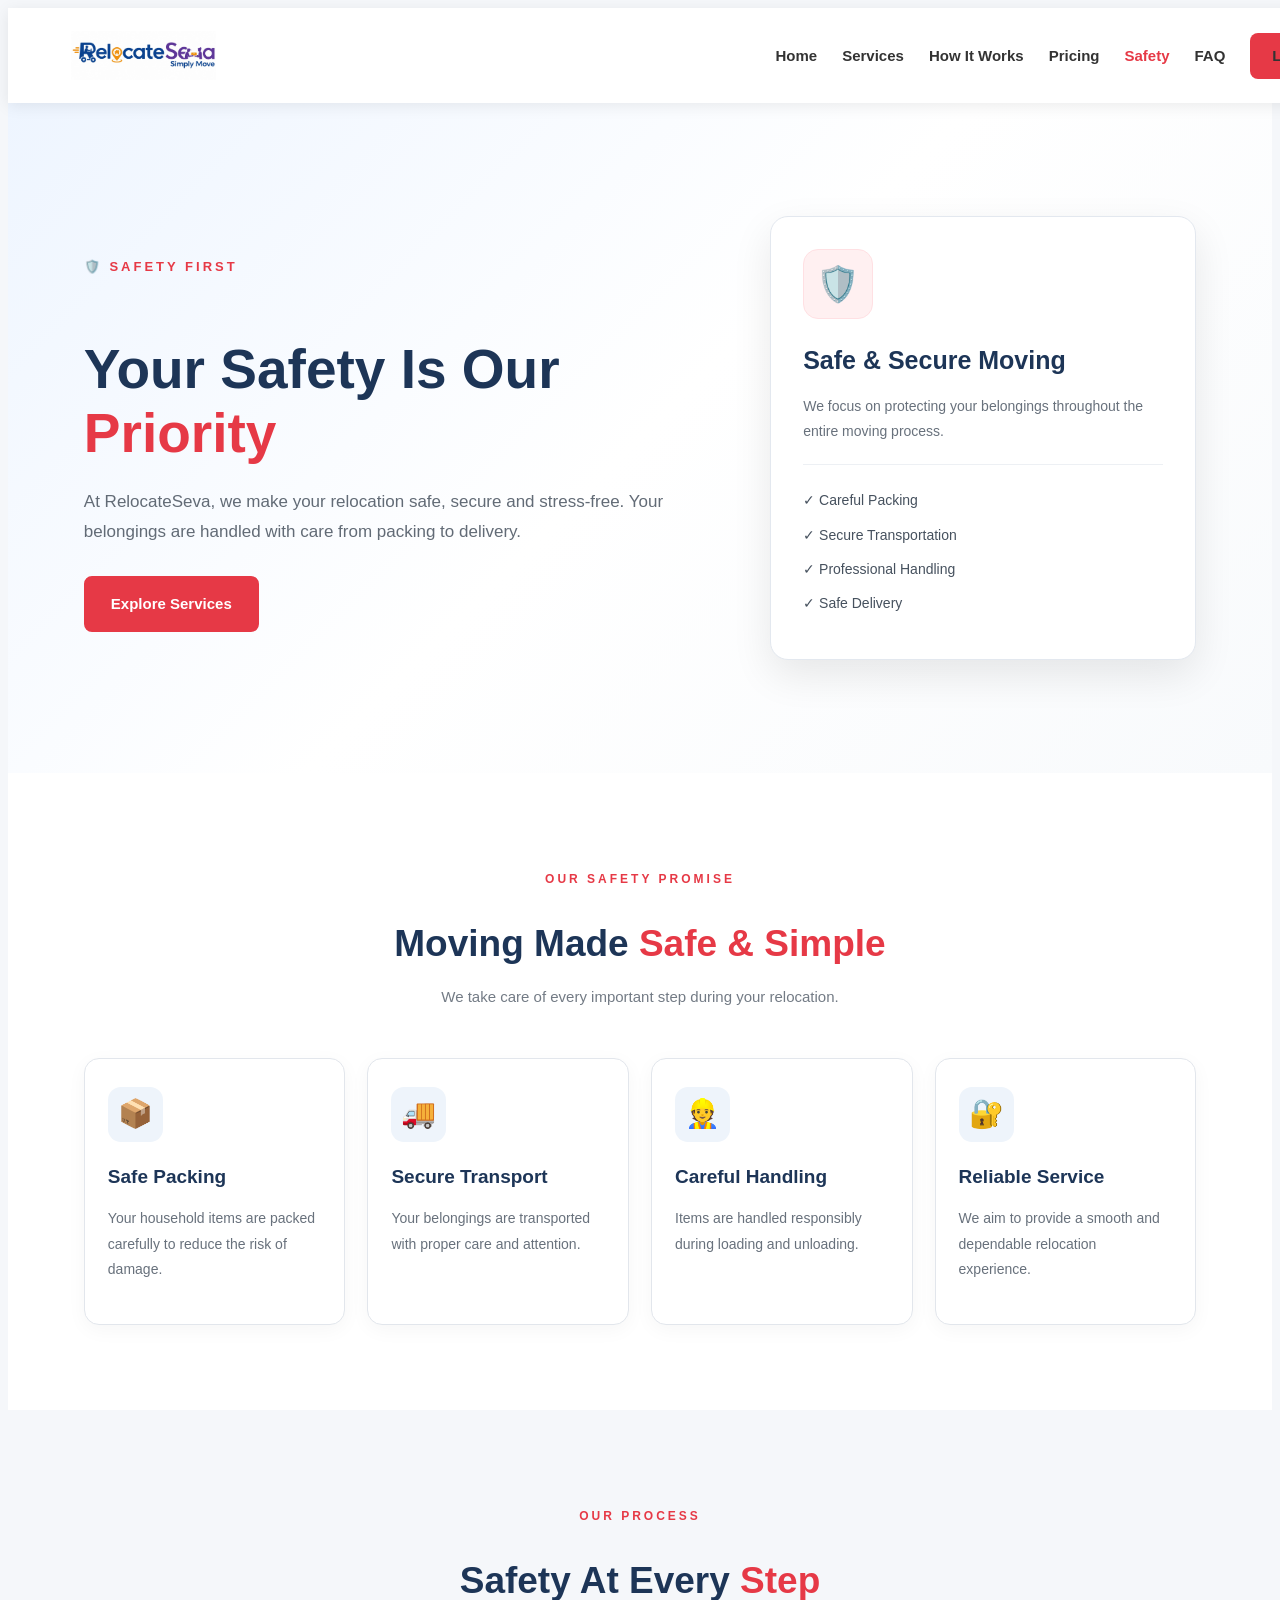
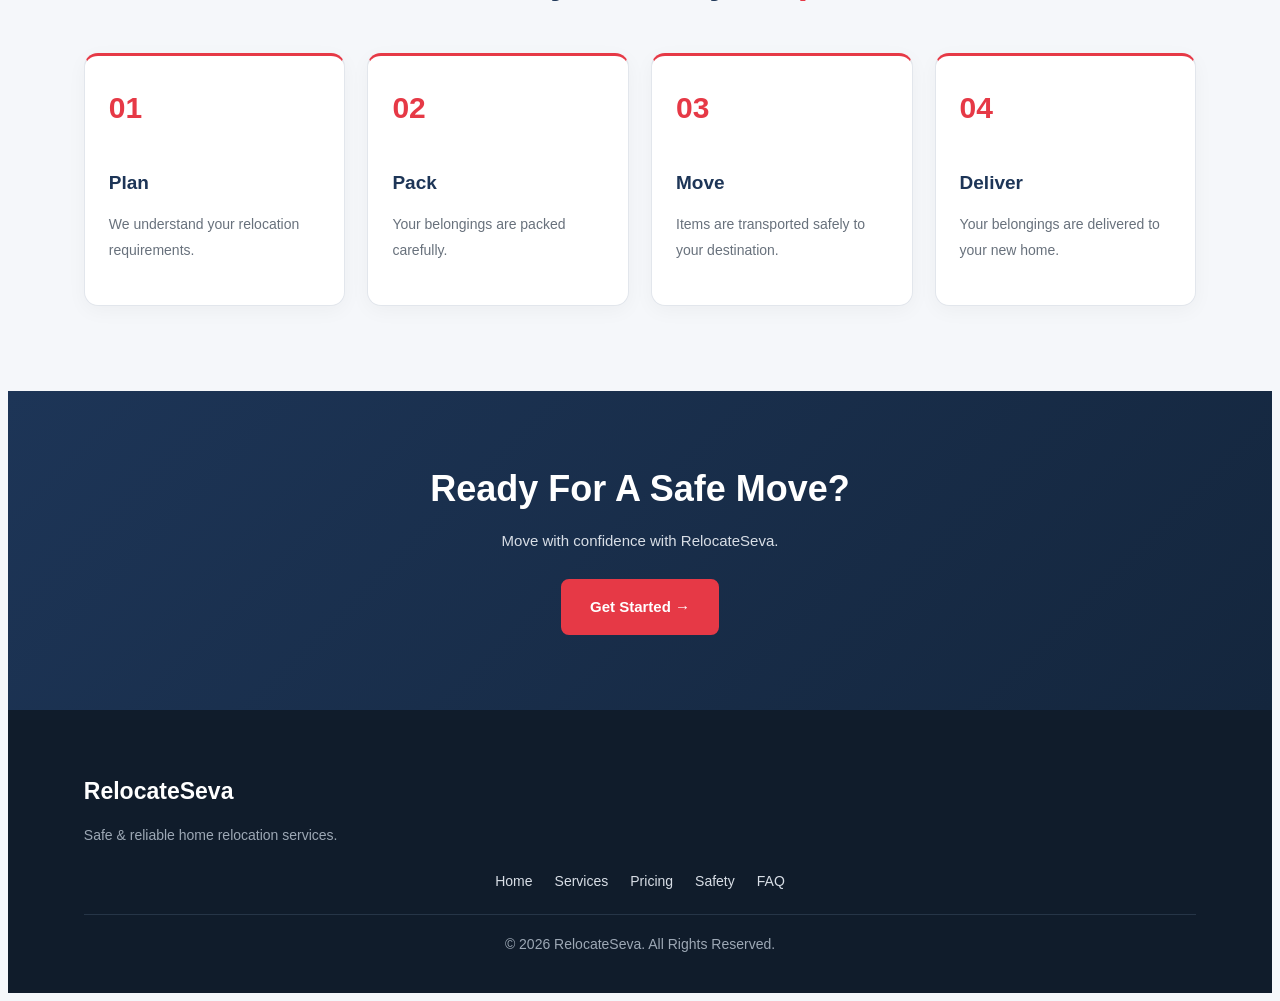
<file: safety.html>
<!DOCTYPE html>
<html lang="en">

<head>
    <meta charset="UTF-8">
    <meta name="viewport" content="width=device-width, initial-scale=1.0">

    <title>RelocateSeva | Safety</title>

    <!-- CSS File -->
    <link rel="stylesheet" href="safety.css">
</head>

<body>

    <!-- ================= HEADER ================= -->

    <header class="header">

        <a href="index.html" class="logo">
            <img src="relo pic.jpeg" alt="RelocateSeva">
        </a>

        <nav class="navbar">
            <a href="index.html">Home</a>
            <a href="services.html">Services</a>
            <a href="how-it-works.html">How It Works</a>
            <a href="pricing.html">Pricing</a>
            <a href="safety.html" class="active">Safety</a>
            <a href="index.html#faq">FAQ</a>

        <a href="login.html" class="login-btn">Login</a>

    </header>


    <!-- ================= SAFETY HERO ================= -->

    <section class="safety-hero">

        <div class="hero-text">

            <p class="tag">🛡️ SAFETY FIRST</p>

            <h1>
                Your Safety Is Our
                <span>Priority</span>
            </h1>

            <p class="description">
                At RelocateSeva, we make your relocation safe,
                secure and stress-free. Your belongings are
                handled with care from packing to delivery.
            </p>

            <a href="services.html" class="btn">
                Explore Services
            </a>

        </div>


        <div class="safety-card">

            <div class="shield">
                🛡️
            </div>

            <h2>Safe & Secure Moving</h2>

            <p>
                We focus on protecting your belongings
                throughout the entire moving process.
            </p>

            <div class="points">

                <p>✓ Careful Packing</p>

                <p>✓ Secure Transportation</p>

                <p>✓ Professional Handling</p>

                <p>✓ Safe Delivery</p>

            </div>

        </div>

    </section>


    <!-- ================= SAFETY FEATURES ================= -->

    <section class="features">

        <div class="section-title">

            <p>OUR SAFETY PROMISE</p>

            <h2>
                Moving Made
                <span>Safe & Simple</span>
            </h2>

            <p>
                We take care of every important step
                during your relocation.
            </p>

        </div>


        <div class="feature-container">

            <div class="feature-box">

                <div class="icon">📦</div>

                <h3>Safe Packing</h3>

                <p>
                    Your household items are packed carefully
                    to reduce the risk of damage.
                </p>

            </div>


            <div class="feature-box">

                <div class="icon">🚚</div>

                <h3>Secure Transport</h3>

                <p>
                    Your belongings are transported with
                    proper care and attention.
                </p>

            </div>


            <div class="feature-box">

                <div class="icon">👷</div>

                <h3>Careful Handling</h3>

                <p>
                    Items are handled responsibly during
                    loading and unloading.
                </p>

            </div>


            <div class="feature-box">

                <div class="icon">🔐</div>

                <h3>Reliable Service</h3>

                <p>
                    We aim to provide a smooth and dependable
                    relocation experience.
                </p>

            </div>

        </div>

    </section>


    <!-- ================= SAFETY PROCESS ================= -->

    <section class="process">

        <div class="section-title">

            <p>OUR PROCESS</p>

            <h2>
                Safety At Every
                <span>Step</span>
            </h2>

        </div>


        <div class="process-container">

            <div class="process-box">

                <div class="number">01</div>

                <h3>Plan</h3>

                <p>
                    We understand your relocation
                    requirements.
                </p>

            </div>


            <div class="process-box">

                <div class="number">02</div>

                <h3>Pack</h3>

                <p>
                    Your belongings are packed
                    carefully.
                </p>

            </div>


            <div class="process-box">

                <div class="number">03</div>

                <h3>Move</h3>

                <p>
                    Items are transported safely
                    to your destination.
                </p>

            </div>


            <div class="process-box">

                <div class="number">04</div>

                <h3>Deliver</h3>

                <p>
                    Your belongings are delivered
                    to your new home.
                </p>

            </div>

        </div>

    </section>


    <!-- ================= CTA ================= -->

    <section class="cta">

        <h2>Ready For A Safe Move?</h2>

        <p>
            Move with confidence with RelocateSeva.
        </p>

        <a href="services.html">
            Get Started →
        </a>

    </section>


    <!-- ================= FOOTER ================= -->

    <footer class="footer">

        <h3>RelocateSeva</h3>

        <p>
            Safe & reliable home relocation services.
        </p>

        <div class="footer-links">

            <a href="index.html">Home</a>
            <a href="services.html">Services</a>
            <a href="pricing.html">Pricing</a>
            <a href="safety.html">Safety</a>
            <a href="index.html#faq">FAQ</a>

        </div>

        <p class="copyright">
            © 2026 RelocateSeva. All Rights Reserved.
        </p>

    </footer>

</body>
</html>
</file>
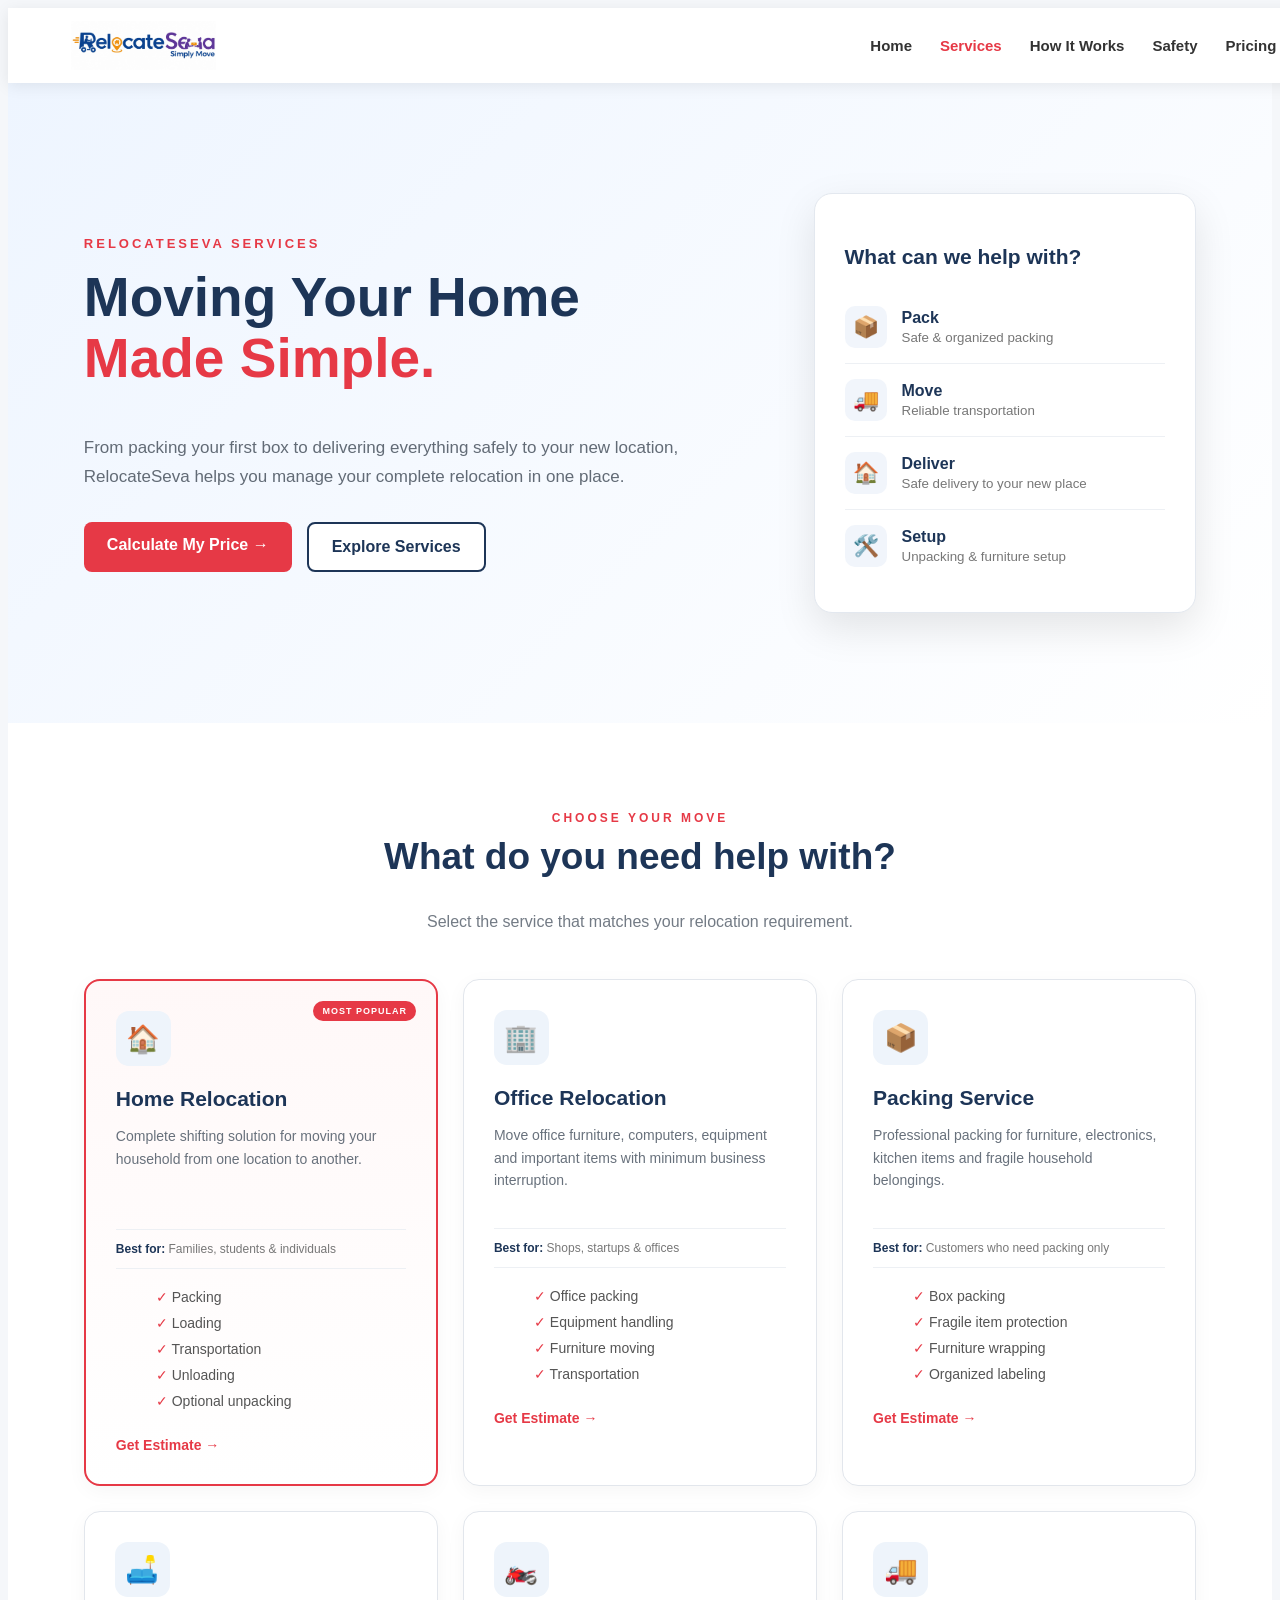
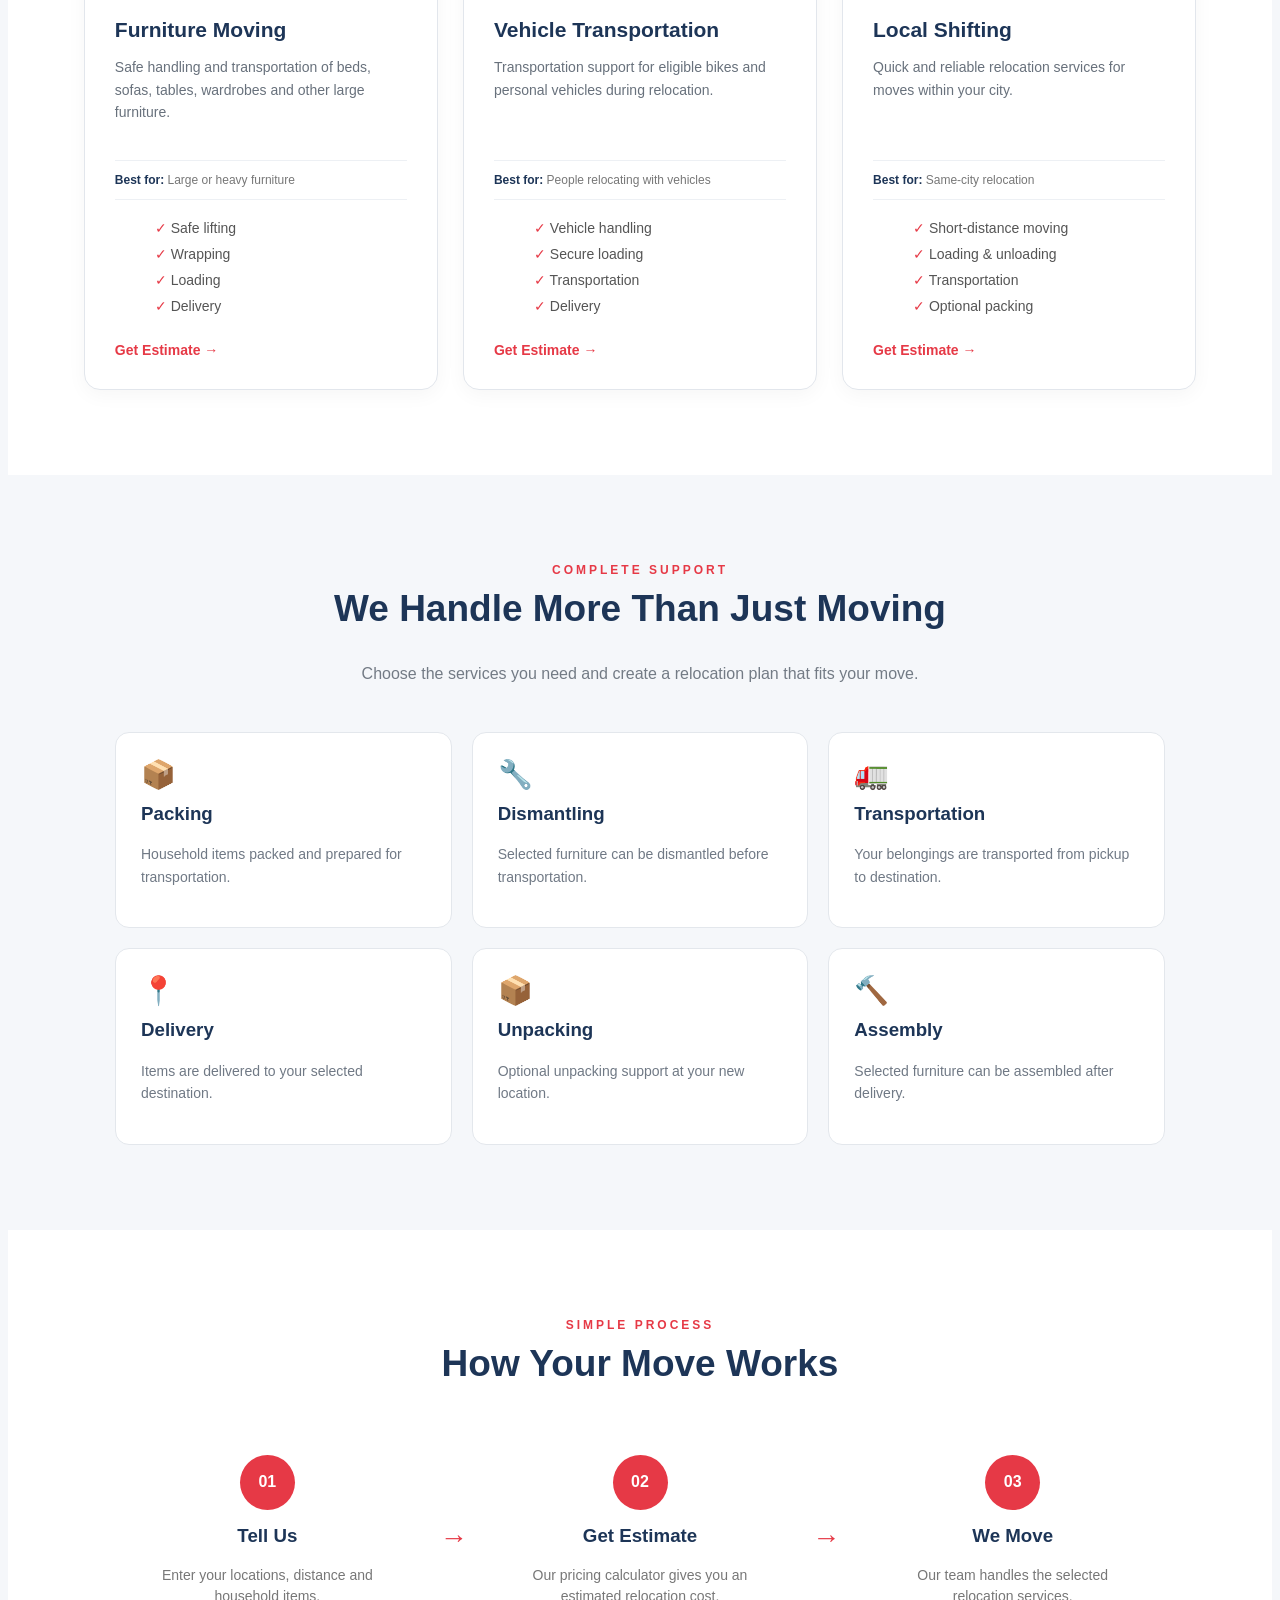
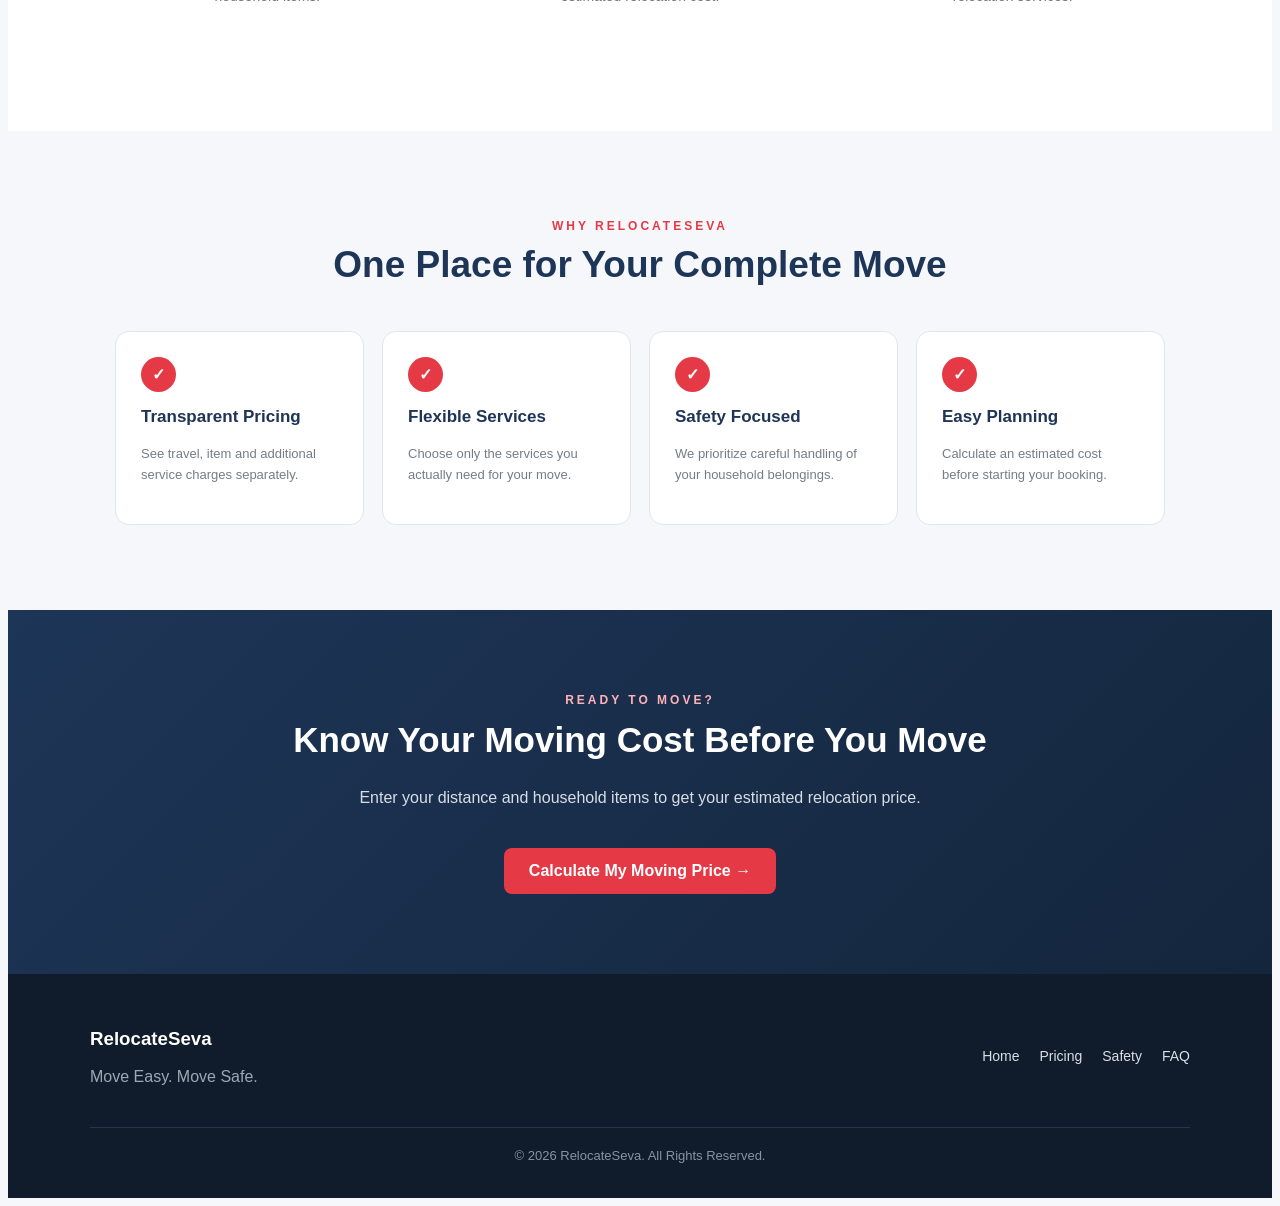
<file: services.html>
<!DOCTYPE html>
<html lang="en">

<head>

    <meta charset="UTF-8">

    <meta name="viewport"
          content="width=device-width, initial-scale=1.0">

    <title>RelocateSeva | Services</title>

    <link rel="stylesheet" href="services.css">

</head>


<body>


<!-- ================================================= -->
<!-- HEADER -->
<!-- ================================================= -->

<header>

    <a href="index.html" class="logo">

        <img
            src="relo pic.jpeg"
            alt="RelocateSeva Logo"
        >

    </a>


    <nav>

        <a href="index.html">
            Home
        </a>

        <a href="service.html"
           class="active">
            Services
        </a>

        <a href="how-it-works.html">
            How It Works
        </a>

        <a href="safety.html">
            Safety
        </a>

        <a href="pricing.html">
            Pricing
        </a>

        <a href="index.html#faq">
            FAQ
        </a>

    </nav>

</header>



<!-- ================================================= -->
<!-- HERO -->
<!-- ================================================= -->

<section class="hero">


    <div class="hero-content">


        <div class="hero-text">

            <span>
                RELOCATESEVA SERVICES
            </span>


            <h1>

                Moving Your Home
                <strong>
                    Made Simple.
                </strong>

            </h1>


            <p>

                From packing your first box to delivering
                everything safely to your new location,
                RelocateSeva helps you manage your complete
                relocation in one place.

            </p>


            <div class="hero-buttons">

                <a href="pricing.html"
                   class="primary-btn">

                    Calculate My Price →

                </a>


                <a href="#services"
                   class="secondary-btn">

                    Explore Services

                </a>

            </div>

        </div>



        <!-- QUICK SUMMARY -->

        <div class="hero-card">

            <h3>
                What can we help with?
            </h3>


            <div class="quick-item">

                <span>📦</span>

                <div>

                    <strong>
                        Pack
                    </strong>

                    <small>
                        Safe & organized packing
                    </small>

                </div>

            </div>


            <div class="quick-item">

                <span>🚚</span>

                <div>

                    <strong>
                        Move
                    </strong>

                    <small>
                        Reliable transportation
                    </small>

                </div>

            </div>


            <div class="quick-item">

                <span>🏠</span>

                <div>

                    <strong>
                        Deliver
                    </strong>

                    <small>
                        Safe delivery to your new place
                    </small>

                </div>

            </div>


            <div class="quick-item">

                <span>🛠️</span>

                <div>

                    <strong>
                        Setup
                    </strong>

                    <small>
                        Unpacking & furniture setup
                    </small>

                </div>

            </div>

        </div>

    </div>

</section>



<!-- ================================================= -->
<!-- SERVICE SELECTOR -->
<!-- ================================================= -->

<section class="service-selector"
         id="services">


    <div class="heading">

        <span>
            CHOOSE YOUR MOVE
        </span>

        <h2>
            What do you need help with?
        </h2>

        <p>
            Select the service that matches your
            relocation requirement.
        </p>

    </div>



    <div class="service-container">


        <!-- HOME -->

        <div class="service-card featured">

            <div class="service-icon">
                🏠
            </div>


            <span class="badge">
                MOST POPULAR
            </span>


            <h3>
                Home Relocation
            </h3>


            <p>
                Complete shifting solution for moving
                your household from one location to another.
            </p>


            <div class="best-for">

                <strong>
                    Best for:
                </strong>

                Families, students & individuals

            </div>


            <ul>

                <li>
                    ✓ Packing
                </li>

                <li>
                    ✓ Loading
                </li>

                <li>
                    ✓ Transportation
                </li>

                <li>
                    ✓ Unloading
                </li>

                <li>
                    ✓ Optional unpacking
                </li>

            </ul>


            <a href="pricing.html">
                Get Estimate →
            </a>

        </div>



        <!-- OFFICE -->

        <div class="service-card">

            <div class="service-icon">
                🏢
            </div>


            <h3>
                Office Relocation
            </h3>


            <p>
                Move office furniture, computers,
                equipment and important items with
                minimum business interruption.
            </p>


            <div class="best-for">

                <strong>
                    Best for:
                </strong>

                Shops, startups & offices

            </div>


            <ul>

                <li>
                    ✓ Office packing
                </li>

                <li>
                    ✓ Equipment handling
                </li>

                <li>
                    ✓ Furniture moving
                </li>

                <li>
                    ✓ Transportation
                </li>

            </ul>


            <a href="pricing.html">
                Get Estimate →
            </a>

        </div>



        <!-- PACKING -->

        <div class="service-card">

            <div class="service-icon">
                📦
            </div>


            <h3>
                Packing Service
            </h3>


            <p>
                Professional packing for furniture,
                electronics, kitchen items and fragile
                household belongings.
            </p>


            <div class="best-for">

                <strong>
                    Best for:
                </strong>

                Customers who need packing only

            </div>


            <ul>

                <li>
                    ✓ Box packing
                </li>

                <li>
                    ✓ Fragile item protection
                </li>

                <li>
                    ✓ Furniture wrapping
                </li>

                <li>
                    ✓ Organized labeling
                </li>

            </ul>


            <a href="pricing.html">
                Get Estimate →
            </a>

        </div>



        <!-- FURNITURE -->

        <div class="service-card">

            <div class="service-icon">
                🛋️
            </div>


            <h3>
                Furniture Moving
            </h3>


            <p>
                Safe handling and transportation of
                beds, sofas, tables, wardrobes and
                other large furniture.
            </p>


            <div class="best-for">

                <strong>
                    Best for:
                </strong>

                Large or heavy furniture

            </div>


            <ul>

                <li>
                    ✓ Safe lifting
                </li>

                <li>
                    ✓ Wrapping
                </li>

                <li>
                    ✓ Loading
                </li>

                <li>
                    ✓ Delivery
                </li>

            </ul>


            <a href="pricing.html">
                Get Estimate →
            </a>

        </div>



        <!-- VEHICLE -->

        <div class="service-card">

            <div class="service-icon">
                🏍️
            </div>


            <h3>
                Vehicle Transportation
            </h3>


            <p>
                Transportation support for eligible
                bikes and personal vehicles during
                relocation.
            </p>


            <div class="best-for">

                <strong>
                    Best for:
                </strong>

                People relocating with vehicles

            </div>


            <ul>

                <li>
                    ✓ Vehicle handling
                </li>

                <li>
                    ✓ Secure loading
                </li>

                <li>
                    ✓ Transportation
                </li>

                <li>
                    ✓ Delivery
                </li>

            </ul>


            <a href="pricing.html">
                Get Estimate →
            </a>

        </div>



        <!-- LOCAL -->

        <div class="service-card">

            <div class="service-icon">
                🚚
            </div>


            <h3>
                Local Shifting
            </h3>


            <p>
                Quick and reliable relocation services
                for moves within your city.
            </p>


            <div class="best-for">

                <strong>
                    Best for:
                </strong>

                Same-city relocation

            </div>


            <ul>

                <li>
                    ✓ Short-distance moving
                </li>

                <li>
                    ✓ Loading & unloading
                </li>

                <li>
                    ✓ Transportation
                </li>

                <li>
                    ✓ Optional packing
                </li>

            </ul>


            <a href="pricing.html">
                Get Estimate →
            </a>

        </div>

    </div>

</section>



<!-- ================================================= -->
<!-- WHAT WE HANDLE -->
<!-- ================================================= -->

<section class="handle-section">


    <div class="heading">

        <span>
            COMPLETE SUPPORT
        </span>

        <h2>
            We Handle More Than Just Moving
        </h2>

        <p>
            Choose the services you need and create
            a relocation plan that fits your move.
        </p>

    </div>



    <div class="handle-grid">


        <div class="handle-box">

            <span>
                📦
            </span>

            <h3>
                Packing
            </h3>

            <p>
                Household items packed and prepared
                for transportation.
            </p>

        </div>


        <div class="handle-box">

            <span>
                🔧
            </span>

            <h3>
                Dismantling
            </h3>

            <p>
                Selected furniture can be dismantled
                before transportation.
            </p>

        </div>


        <div class="handle-box">

            <span>
                🚛
            </span>

            <h3>
                Transportation
            </h3>

            <p>
                Your belongings are transported
                from pickup to destination.
            </p>

        </div>


        <div class="handle-box">

            <span>
                📍
            </span>

            <h3>
                Delivery
            </h3>

            <p>
                Items are delivered to your selected
                destination.
            </p>

        </div>


        <div class="handle-box">

            <span>
                📦
            </span>

            <h3>
                Unpacking
            </h3>

            <p>
                Optional unpacking support at your
                new location.
            </p>

        </div>


        <div class="handle-box">

            <span>
                🔨
            </span>

            <h3>
                Assembly
            </h3>

            <p>
                Selected furniture can be assembled
                after delivery.
            </p>

        </div>

    </div>

</section>



<!-- ================================================= -->
<!-- HOW IT WORKS -->
<!-- ================================================= -->

<section class="mini-process">


    <div class="heading">

        <span>
            SIMPLE PROCESS
        </span>

        <h2>
            How Your Move Works
        </h2>

    </div>



    <div class="process-container">


        <div class="process-card">

            <span class="process-number">
                01
            </span>

            <h3>
                Tell Us
            </h3>

            <p>
                Enter your locations, distance and
                household items.
            </p>

        </div>



        <div class="process-line">
            →
        </div>



        <div class="process-card">

            <span class="process-number">
                02
            </span>

            <h3>
                Get Estimate
            </h3>

            <p>
                Our pricing calculator gives you an
                estimated relocation cost.
            </p>

        </div>



        <div class="process-line">
            →
        </div>



        <div class="process-card">

            <span class="process-number">
                03
            </span>

            <h3>
                We Move
            </h3>

            <p>
                Our team handles the selected
                relocation services.
            </p>

        </div>

    </div>

</section>



<!-- ================================================= -->
<!-- WHY RELOCATESEVA -->
<!-- ================================================= -->

<section class="why-section">


    <div class="heading">

        <span>
            WHY RELOCATESEVA
        </span>

        <h2>
            One Place for Your Complete Move
        </h2>

    </div>



    <div class="why-grid">


        <div class="why-card">

            <div>
                ✓
            </div>

            <h3>
                Transparent Pricing
            </h3>

            <p>
                See travel, item and additional service
                charges separately.
            </p>

        </div>



        <div class="why-card">

            <div>
                ✓
            </div>

            <h3>
                Flexible Services
            </h3>

            <p>
                Choose only the services you actually
                need for your move.
            </p>

        </div>



        <div class="why-card">

            <div>
                ✓
            </div>

            <h3>
                Safety Focused
            </h3>

            <p>
                We prioritize careful handling of your
                household belongings.
            </p>

        </div>



        <div class="why-card">

            <div>
                ✓
            </div>

            <h3>
                Easy Planning
            </h3>

            <p>
                Calculate an estimated cost before
                starting your booking.
            </p>

        </div>

    </div>

</section>



<!-- ================================================= -->
<!-- CTA -->
<!-- ================================================= -->

<section class="cta">


    <div>

        <span>
            READY TO MOVE?
        </span>


        <h2>
            Know Your Moving Cost Before You Move
        </h2>


        <p>
            Enter your distance and household items
            to get your estimated relocation price.
        </p>


        <a href="pricing.html">
            Calculate My Moving Price →
        </a>

    </div>

</section>



<!-- ================================================= -->
<!-- FOOTER -->
<!-- ================================================= -->

<footer>

    <div class="footer-content">

        <div>

            <h3>
                RelocateSeva
            </h3>

            <p>
                Move Easy. Move Safe.
            </p>

        </div>


        <div class="footer-links">

            <a href="index.html">
                Home
            </a>

            <a href="pricing.html">
                Pricing
            </a>

            <a href="safety.html">
                Safety
            </a>

            <a href="index.html#faq">
                FAQ
            </a>

        </div>

    </div>


    <p class="copyright">

        © 2026 RelocateSeva.
        All Rights Reserved.

    </p>

</footer>


</body>

</html>
</file>
<file: Style.css>
* {
    margin: 0;
    padding: 0;
    box-sizing: border-box;
}

html {
    scroll-behavior: smooth;
}

body {
    font-family: Arial, Helvetica, sans-serif;
    color: #12345b;
    background: #ffffff;
}

a {
    text-decoration: none;
}


/* ================= HEADER ================= */

.header {
    position: sticky;
    top: 0;
    z-index: 1000;

    background: rgba(255,255,255,0.95);
    backdrop-filter: blur(15px);

    border-bottom: 1px solid #e7edf5;
}

.navbar {
    width: 92%;
    max-width: 1350px;

    height: 82px;

    margin: auto;

    display: flex;
    align-items: center;
    justify-content: space-between;

    gap: 25px;
}


/* LOGO */

.logo {
    width: 180px;
    height: 65px;

    display: flex;
    align-items: center;

    overflow: hidden;
}

.logo img {
    width: 100%;
    height: 100%;

    object-fit: contain;
}


/* NAVIGATION */

.nav {
    display: flex;
    align-items: center;
    gap: 30px;
}

.nav a {
    color: #124d91;

    font-size: 16px;
    font-weight: 600;

    transition: 0.3s;
}

.nav a:hover,
.nav a.active {
    color: #f57c00;
}


/* BOOK BUTTON */

.header-btn {
    background: #145da8;
    color: white;

    padding: 14px 24px;

    border-radius: 30px;

    font-weight: bold;

    transition: 0.3s;
}

.header-btn:hover {
    background: #f57c00;
    transform: translateY(-2px);
}


/* MOBILE BUTTON */

.menu-btn {
    display: none;

    border: none;
    background: #145da8;
    color: white;

    font-size: 24px;

    padding: 8px 12px;
    border-radius: 8px;

    cursor: pointer;
}





/* SMALL TEXT */

.hero-small {
    color: #ff8500;

    font-size: 18px;
    font-weight: bold;

    letter-spacing: 2px;

    margin-bottom: 20px;
}


/* MAIN HEADING */

.hero h1 {
    color: white;

    font-size: clamp(50px, 6vw, 82px);

    line-height: 1.02;

    font-weight: 800;

    margin-bottom: 25px;
}

.hero h1 span {
    display: block;

    color: #ff7b00;
}


/* DESCRIPTION */

.hero-description {
    color: white;

    max-width: 680px;

    font-size: 19px;

    line-height: 1.7;

    margin-bottom: 30px;
}


/* HERO BUTTONS */

.hero-buttons {
    display: flex;
    gap: 15px;

    margin-bottom: 45px;
}

.btn-primary,
.btn-secondary {
    padding: 16px 28px;

    border-radius: 10px;

    font-weight: bold;

    font-size: 16px;

    transition: 0.3s;
}

.btn-primary {
    background: #ff7b00;
    color: white;
}

.btn-primary:hover {
    transform: translateY(-3px);
    background: #e96c00;
}

.btn-secondary {
    background: white;
    color: #145da8;
}

.btn-secondary:hover {
    transform: translateY(-3px);
}


/* FEATURES */

.hero-features {
    display: flex;
    gap: 55px;
}

.feature {
    display: flex;
    flex-direction: column;
}

.feature strong {
    color: white;
    font-size: 25px;
}

.feature span {
    color: white;
    font-size: 14px;

    margin-top: 4px;
}


/* ================= SECTIONS ================= */

.section {
    padding: 90px 6%;
}

.gray {
    background: #f5f8fc;
}


/* SECTION HEADING */

.section-heading {
    text-align: center;

    max-width: 750px;

    margin: 0 auto 55px;
}

.section-heading p,
.safety-heading p {
    color: #f57c00;

    font-size: 14px;
    font-weight: bold;

    letter-spacing: 2px;

    margin-bottom: 12px;
}

.section-heading h2,
.safety-heading h2 {
    color: #123f72;

    font-size: 42px;

    line-height: 1.2;

    margin-bottom: 15px;
}

.section-heading span,
.safety-heading span {
    color: #687b91;

    font-size: 17px;
}


/* ================= SERVICES ================= */

.service-container {
    max-width: 1250px;

    margin: auto;

    display: grid;

    grid-template-columns: repeat(4, 1fr);

    gap: 25px;
}

.service-card {
    background: white;

    padding: 30px;

    border-radius: 18px;

    border: 1px solid #e5ebf2;

    box-shadow: 0 10px 30px rgba(18,63,114,0.07);

    transition: 0.3s;
}

.service-card:hover {
    transform: translateY(-8px);

    box-shadow: 0 18px 40px rgba(18,63,114,0.14);
}

.service-icon {
    width: 60px;
    height: 60px;

    display: flex;
    align-items: center;
    justify-content: center;

    background: #fff3e7;

    border-radius: 15px;

    font-size: 30px;

    margin-bottom: 22px;
}

.service-card h3 {
    color: #123f72;

    margin-bottom: 12px;

    font-size: 20px;
}

.service-card p {
    color: #687b91;

    line-height: 1.6;

    margin-bottom: 20px;
}

.service-card a {
    color: #f57c00;

    font-weight: bold;
}


/* ================= STEPS ================= */

.steps {
    max-width: 1100px;

    margin: auto;

    display: grid;

    grid-template-columns: repeat(4, 1fr);

    gap: 25px;
}

.step-card {
    background: white;

    padding: 30px;

    border-radius: 18px;

    text-align: center;

    border: 1px solid #e5ebf2;
}

.step-number {
    width: 55px;
    height: 55px;

    margin: 0 auto 20px;

    display: flex;
    align-items: center;
    justify-content: center;

    background: #145da8;
    color: white;

    border-radius: 50%;

    font-weight: bold;
}

.step-card h3 {
    color: #123f72;

    margin-bottom: 10px;
}

.step-card p {
    color: #687b91;

    line-height: 1.5;
}


/* ================= SAFETY ================= */

.safety {
    padding: 90px 6%;

    background: #123f72;
}

.safety-heading {
    text-align: center;

    max-width: 750px;

    margin: 0 auto 50px;
}

.safety-heading h2 {
    color: white;
}

.safety-heading span {
    color: #d7e3f1;
}

.safety-grid {
    max-width: 1200px;

    margin: auto;

    display: grid;

    grid-template-columns: repeat(4, 1fr);

    gap: 22px;
}

.safety-card {
    background: rgba(255,255,255,0.08);

    border: 1px solid rgba(255,255,255,0.15);

    padding: 30px;

    border-radius: 18px;

    color: white;

    transition: 0.3s;
}

.safety-card:hover {
    background: rgba(255,255,255,0.14);

    transform: translateY(-5px);
}

.safety-card span {
    font-size: 32px;
}

.safety-card h3 {
    margin: 18px 0 10px;
}

.safety-card p {
    color: #d7e3f1;

    line-height: 1.6;
}


/* ================= PRICING ================= */

.pricing {
    max-width: 1150px;

    margin: auto;

    display: grid;

    grid-template-columns: repeat(3, 1fr);

    gap: 25px;
}

.price-card {
    background: white;

    padding: 35px;

    border-radius: 20px;

    border: 1px solid #e1e8f0;

    box-shadow: 0 10px 30px rgba(0,0,0,0.06);
}

.price-card.featured {
    border: 2px solid #f57c00;

    transform: translateY(-10px);
}

.price-card > span {
    color: #f57c00;

    font-size: 13px;

    font-weight: bold;

    letter-spacing: 2px;
}

.price-card h3 {
    color: #123f72;

    font-size: 25px;

    margin: 15px 0;
}

.price-card p {
    color: #687b91;

    line-height: 1.5;
}

.price-card ul {
    list-style: none;

    margin: 25px 0;
}

.price-card li {
    margin-bottom: 12px;

    color: #405a73;
}

.price-card a {
    color: #145da8;

    font-weight: bold;
}




/* ================= FOOTER ================= */

footer {
    background: #071d34;

    color: white;

    padding-top: 55px;
}

.footer-content {
    width: 90%;
    max-width: 1200px;

    margin: auto;

    display: flex;

    justify-content: space-between;

    gap: 40px;

    padding-bottom: 45px;
}

.footer-brand img {
    width: 180px;

    margin-bottom: 15px;
}

.footer-brand p {
    color: #aebed0;
}

.footer-links {
    display: flex;

    gap: 25px;

    flex-wrap: wrap;

    align-content: flex-start;
}

.footer-links a {
    color: #d9e4ef;

    transition: 0.3s;
}

.footer-links a:hover {
    color: #ff7b00;
}

.copyright {
    text-align: center;

    border-top: 1px solid rgba(255,255,255,0.1);

    padding: 20px;

    color: #9eafc1;

    font-size: 14px;
}


/* ================= MOBILE ================= */

@media (max-width: 900px) {

    .nav {
        display: none;
    }

    .menu-btn {
        display: block;
    }

    .header-btn {
        display: none;
    }

    .service-container,
    .steps,
    .safety-grid {
        grid-template-columns: repeat(2, 1fr);
    }

    .pricing {
        grid-template-columns: 1fr;
    }

    .price-card.featured {
        transform: none;
    }

    .hero {
        height: 680px;
    }

    .hero-text {
        max-width: 100%;
    }

}


@media (max-width: 600px) {

    .navbar {
        height: 72px;
    }

    .logo {
        width: 145px;
        height: 55px;
    }

    .hero {
        height: 700px;
    }

    .hero-content {
        width: 90%;
    }

    .hero h1 {
        font-size: 45px;
    }

    .hero-description {
        font-size: 16px;
    }

    .hero-buttons {
        flex-direction: column;

        align-items: flex-start;
    }

    .hero-features {
        gap: 25px;
    }

    .section {
        padding: 65px 5%;
    }

    .section-heading h2,
    .safety-heading h2 {
        font-size: 32px;
    }

    .service-container,
    .steps,
    .safety-grid {
        grid-template-columns: 1fr;
    }

    .footer-content {
        flex-direction: column;
    }

    .footer-links {
        flex-direction: column;
        gap: 15px;
    }

}
css
/* =========================================
   RELOCATESEVA - PROFESSIONAL HERO SECTION
   ========================================= */

.hero {
    position: relative;
    width: 94%;
    max-width: 1400px;
    height: 650px;
    margin: 20px auto 0;
    overflow: hidden;
    border-radius: 24px;

    display: flex;
    align-items: center;

    background-color: #12345b;
    box-shadow: 0 18px 45px rgba(15, 50, 90, 0.18);
    isolation: isolate;
}

/* Slight image movement on hover */
.hero:hover .hero-bg {
    transform: scale(1.03);
}


/* ================= IMAGE OVERLAY ================= */

.hero-overlay {
    position: absolute;

    inset: 0;

    z-index: 2;

    background:
        linear-gradient(
            90deg,
            rgba(7, 35, 65, 0.78) 0%,
            rgba(7, 35, 65, 0.60) 35%,
            rgba(7, 35, 65, 0.20) 75%,
            rgba(7, 35, 65, 0.05) 100%
        );
}


/* ================= CONTENT ================= */

.hero-content {
    position: relative;

    z-index: 3;

    width: 100%;

    max-width: 1200px;

    margin: auto;

    padding: 50px;
}


/* ================= TEXT ================= */

.hero-text {
    max-width: 700px;
}


/* Small orange heading */

.hero-small {
    display: inline-block;

    color: #ff8500;

    font-size: 15px;

    font-weight: 800;

    letter-spacing: 2px;

    margin-bottom: 18px;

    padding: 8px 14px;

    background: rgba(255, 255, 255, 0.12);

    border-left: 4px solid #ff8500;

    border-radius: 5px;
}


/* ================= MAIN HEADING ================= */

.hero h1 {
    color: white;

    font-size: clamp(48px, 5.5vw, 72px);

    line-height: 1.05;

    font-weight: 800;

    margin: 0 0 22px;

    letter-spacing: -1.5px;

    text-shadow: 0 4px 15px rgba(0,0,0,0.25);
}


/* Orange second line */

.hero h1 span {
    display: block;

    color: #ff8500;

    margin-top: 5px;
}


/* ================= DESCRIPTION ================= */

.hero-description {
    color: rgba(255,255,255,0.94);

    max-width: 620px;

    font-size: 17px;

    line-height: 1.7;

    margin-bottom: 28px;
}


/* ================= BUTTONS ================= */

.hero-buttons {
    display: flex;

    gap: 14px;

    margin-bottom: 38px;
}


/* Primary button */

.btn-primary {
    background: #ff7b00;

    color: white;

    padding: 15px 26px;

    border-radius: 10px;

    font-size: 16px;

    font-weight: 700;

    box-shadow: 0 8px 20px rgba(255,123,0,0.30);

    transition: all 0.3s ease;
}

.btn-primary:hover {
    background: #e96d00;

    transform: translateY(-3px);

    box-shadow: 0 12px 25px rgba(255,123,0,0.40);
}


/* Secondary button */

.btn-secondary {
    background: rgba(255,255,255,0.95);

    color: #145da8;

    padding: 15px 26px;

    border-radius: 10px;

    font-size: 16px;

    font-weight: 0;

    transition: all 0.3s ease;
}

.btn-secondary:hover {
    background: white;

    transform: translateY(-3px);
}


/* ================= FEATURES ================= */

.hero-features {
    display: flex;

    gap: 40px;
}

.feature {
    display: flex;

    flex-direction: column;

    padding-left: 15px;

    border-left: 3px solid #ff8500;
}

.feature strong {
    color: white;

    font-size: 22px;

    font-weight: 800;
}

.feature span {
    color: rgba(255,255,255,0.85);

    font-size: 13px;

    margin-top: 4px;
}


/* =====================================================
   MOBILE
   ===================================================== */

@media (max-width: 768px) {

    .hero {
        width: 94%;

        height: 650px;

        margin-top: 15px;

        border-radius: 20px;
    }

    .hero-content {
        padding: 30px;
    }

    .hero h1 {
        font-size: 43px;

        letter-spacing: -1px;
    }

    .hero-description {
        font-size: 15px;

        line-height: 1.6;
    }

    .hero-buttons {
        flex-wrap: wrap;
    }

    .hero-features {
        gap: 20px;
    }

    .feature strong {
        font-size: 19px;
    }

}


/* =====================================================
   SMALL MOBILE
   ===================================================== */

@media (max-width: 480px) {

    .hero {
        height: 680px;
    }

    .hero-content {
        padding: 25px;
    }

    .hero h1 {
        font-size: 38px;
    }

    .hero-small {
        font-size: 11px;

        letter-spacing: 1px;
    }

    .hero-buttons {
        flex-direction: column;

        align-items: flex-start;
    }

    .hero-features {
        gap: 15px;
    }

}
/* =========================================================
   RELOCATESEVA - UNIQUE FAQ / HELP CENTER
   ========================================================= */

.faq-section {
    position: relative;

    padding: 100px 6% 90px;

    background:
        linear-gradient(
            180deg,
            #f7faff 0%,
            #ffffff 100%
        );

    overflow: hidden;
}


/* Decorative background */

.faq-section::before {
    content: "";

    position: absolute;

    width: 300px;
    height: 300px;

    border-radius: 50%;

    background: rgba(20, 93, 168, 0.06);

    top: -120px;
    left: -100px;
}

.faq-section::after {
    content: "";

    position: absolute;

    width: 250px;
    height: 250px;

    border-radius: 50%;

    background: rgba(255, 126, 0, 0.06);

    bottom: -100px;
    right: -80px;
}


/* =========================================================
   FAQ HEADING
   ========================================================= */

.faq-heading {
    position: relative;

    z-index: 2;

    max-width: 850px;

    margin: 0 auto 55px;

    text-align: center;
}


.faq-heading > p {
    display: inline-block;

    margin: 0 0 15px;

    padding: 8px 16px;

    border-radius: 30px;

    background: #fff2e5;

    color: #f47700;

    font-size: 13px;

    font-weight: 800;

    letter-spacing: 1.5px;
}


.faq-heading h2 {
    margin: 0;

    color: #123f73;

    font-size: clamp(38px, 5vw, 58px);

    line-height: 1.1;

    font-weight: 800;

    letter-spacing: -1.5px;
}


.faq-heading h2 span {
    display: block;

    color: #f47700;

    margin-top: 5px;
}


.faq-intro {
    max-width: 680px;

    margin: 22px auto 0;
}


.faq-intro p {
    margin: 0;

    color: #64748b;

    font-size: 16px;

    line-height: 1.8;
}


/* =========================================================
   QUICK HELP CARDS
   ========================================================= */

.help-cards {
    position: relative;

    z-index: 2;

    max-width: 1200px;

    margin: 0 auto 70px;

    display: grid;

    grid-template-columns: repeat(4, 1fr);

    gap: 18px;
}


.help-card {
    display: flex;

    align-items: flex-start;

    gap: 15px;

    padding: 22px 18px;

    background: #ffffff;

    border: 1px solid #e5edf5;

    border-radius: 16px;

    box-shadow: 0 8px 25px rgba(20, 60, 100, 0.07);

    transition: all 0.3s ease;
}


.help-card:hover {
    transform: translateY(-7px);

    border-color: #ff8500;

    box-shadow: 0 15px 35px rgba(20, 60, 100, 0.12);
}


.help-icon {
    min-width: 48px;
    height: 48px;

    display: flex;

    align-items: center;
    justify-content: center;

    border-radius: 12px;

    background: #eef6ff;

    font-size: 24px;
}


.help-card h3 {
    margin: 2px 0 7px;

    color: #123f73;

    font-size: 16px;
}


.help-card p {
    margin: 0;

    color: #718096;

    font-size: 13px;

    line-height: 1.5;
}


/* =========================================================
   FAQ TWO COLUMN AREA
   ========================================================= */

.faq-layout {
    position: relative;

    z-index: 2;

    max-width: 1200px;

    margin: auto;

    display: grid;

    grid-template-columns: 0.8fr 1.2fr;

    gap: 60px;

    align-items: start;
}


/* =========================================================
   LEFT FAQ CONTENT
   ========================================================= */

.faq-left {
    position: sticky;

    top: 110px;

    padding: 15px 0;
}


.faq-label {
    display: inline-block;

    margin-bottom: 18px;

    color: #f47700;

    font-size: 12px;

    font-weight: 800;

    letter-spacing: 1.5px;
}


.faq-left h3 {
    margin: 0 0 18px;

    color: #123f73;

    font-size: 38px;

    line-height: 1.15;

    font-weight: 800;
}


.faq-left h3 span {
    display: block;

    color: #f47700;
}


.faq-left > p {
    max-width: 420px;

    margin: 0 0 28px;

    color: #66758a;

    font-size: 15px;

    line-height: 1.8;
}


/* BOOK BUTTON */

.faq-book-btn {
    display: inline-flex;

    align-items: center;

    padding: 14px 23px;

    background: #145da8;

    color: white;

    border-radius: 10px;

    font-size: 15px;

    font-weight: 700;

    text-decoration: none;

    box-shadow: 0 8px 20px rgba(20, 93, 168, 0.22);

    transition: all 0.3s ease;
}


.faq-book-btn:hover {
    background: #0e4b8b;

    transform: translateY(-3px);

    box-shadow: 0 12px 25px rgba(20, 93, 168, 0.30);
}


/* =========================================================
   FAQ ACCORDION
   ========================================================= */

.faq-container {
    display: flex;

    flex-direction: column;

    gap: 13px;
}


.faq-container details {
    background: #ffffff;

    border: 1px solid #e3ebf3;

    border-radius: 14px;

    overflow: hidden;

    box-shadow: 0 6px 20px rgba(20, 60, 100, 0.05);

    transition: all 0.3s ease;
}


.faq-container details:hover {
    border-color: #b9d3eb;
}


.faq-container details[open] {
    border-color: #ff8500;

    box-shadow: 0 12px 30px rgba(20, 60, 100, 0.09);
}


/* QUESTION */

.faq-container summary {
    list-style: none;

    cursor: pointer;

    padding: 21px 24px;

    display: flex;

    align-items: center;

    justify-content: space-between;

    gap: 20px;

    color: #163f70;

    font-size: 16px;

    font-weight: 700;
}


.faq-container summary::-webkit-details-marker {
    display: none;
}


.faq-container summary b {
    width: 30px;
    height: 30px;

    flex-shrink: 0;

    display: flex;

    align-items: center;
    justify-content: center;

    border-radius: 50%;

    background: #edf5fc;

    color: #145da8;

    font-size: 20px;

    font-weight: 400;

    transition: transform 0.3s ease,
                background 0.3s ease,
                color 0.3s ease;
}


/* Rotate + */

.faq-container details[open] summary b {
    transform: rotate(45deg);

    background: #ff8500;

    color: white;
}


/* ANSWER */

.faq-container details p {
    margin: 0;

    padding: 0 24px 22px;

    color: #68788d;

    font-size: 14px;

    line-height: 1.8;

    border-top: 1px solid #f0f3f7;

    padding-top: 17px;
}


.faq-container details p strong {
    color: #145da8;
}


/* =========================================================
   SUPPORT BOX
   ========================================================= */

.faq-support {
    position: relative;

    z-index: 2;

    max-width: 1200px;

    margin: 70px auto 0;

    padding: 25px 30px;

    display: flex;

    align-items: center;

    gap: 18px;

    background:
        linear-gradient(
            100deg,
            #123f73,
            #145da8
        );

    border-radius: 18px;

    box-shadow: 0 15px 35px rgba(18, 63, 115, 0.20);
}


.support-icon {
    width: 55px;
    height: 55px;

    flex-shrink: 0;

    display: flex;

    align-items: center;
    justify-content: center;

    background: rgba(255,255,255,0.12);

    border-radius: 14px;

    font-size: 25px;
}


.support-text {
    flex: 1;
}


.support-text h3 {
    margin: 0 0 5px;

    color: white;

    font-size: 19px;
}


.support-text p {
    margin: 0;

    color: rgba(255,255,255,0.80);

    font-size: 13px;
}


.faq-support > a {
    display: inline-flex;

    align-items: center;

    padding: 13px 20px;

    background: #ff8500;

    color: white;

    border-radius: 9px;

    text-decoration: none;

    font-size: 14px;

    font-weight: 700;

    transition: all 0.3s ease;
}


.faq-support > a:hover {
    background: #e86f00;

    transform: translateY(-2px);
}


/* =========================================================
   TABLET
   ========================================================= */

@media (max-width: 1000px) {

    .help-cards {
        grid-template-columns: repeat(2, 1fr);
    }

    .faq-layout {
        grid-template-columns: 1fr;

        gap: 35px;
    }

    .faq-left {
        position: static;

        text-align: center;
    }

    .faq-left > p {
        margin-left: auto;
        margin-right: auto;
    }

}


/* =========================================================
   MOBILE
   ========================================================= */

@media (max-width: 650px) {

    .faq-section {
        padding: 70px 5% 65px;
    }


    .faq-heading {
        margin-bottom: 40px;
    }


    .faq-heading h2 {
        font-size: 36px;
    }


    .help-cards {
        grid-template-columns: 1fr;

        margin-bottom: 50px;
    }


    .help-card {
        padding: 18px;
    }


    .faq-left h3 {
        font-size: 31px;
    }


    .faq-container summary {
        padding: 18px;

        font-size: 14px;
    }


    .faq-container details p {
        padding-left: 18px;
        padding-right: 18px;

        font-size: 13px;
    }


    .faq-support {
        flex-wrap: wrap;

        padding: 22px;
    }


    .support-text {
        min-width: 200px;
    }


    .faq-support > a {
        width: 100%;

        justify-content: center;

        margin-top: 8px;
    }

}
/* =====================================
   RELOCATESEVA HERO BACKGROUND
   ===================================== */

.hero {
    position: relative;
    width: 94%;
    max-width: 1400px;
    height: 650px;
    margin: 25px auto;
    overflow: hidden;
    border-radius: 25px;
    background: #f1f2f5;
    isolation: isolate;
}

/* BACKGROUND IMAGE */

.hero-bg {
    position: absolute;
    inset: 0;

    width: 100%;
    height: 100%;

    object-fit: contain;
    object-position: center center;

    display: block;
    z-index: -2;
}

/* LIGHT OVERLAY */

.hero-overlay {
    position: absolute;
    inset: 0;

    background: rgba(10, 30, 55, 0.08);

    z-index: -1;
    pointer-events: none;
}

/* HERO CONTENT */

.hero-content {
    position: relative;
    z-index: 1;

    width: 100%;
    height: 100%;

    display: flex;
    align-items: center;

    padding: 45px;
}

/* TABLET RESPONSIVE */

@media (max-width: 768px) {
    .hero {
        width: 95%;
        height: 500px;
        border-radius: 18px;
    }

    .hero-bg {
        object-fit: contain;
    }

    .hero-content {
        padding: 25px;
    }
}

/* MOBILE RESPONSIVE */

@media (max-width: 480px) {
    .hero {
        width: 96%;
        height: 350px;
        border-radius: 12px;
    }

    .hero-bg {
        object-fit: contain;
    }

    .hero-content {
        padding: 15px;
    }
}
</file>
<file: how-it-works.css>
/* =====================================================
   RELOCATESEVA
   HOW IT WORKS PAGE
   ===================================================== */


/* ================= BASIC ================= */

* {
    margin: 0;
    padding: 0;

    box-sizing: border-box;
}

html {
    scroll-behavior: smooth;
}

body {
    font-family: Arial, sans-serif;

    background: #f4f9fc;

    color: #0f172a;
}


/* =====================================================
   HEADER
   ===================================================== */

.header {

    width: 100%;

    height: 75px;

    display: flex;

    align-items: center;

    justify-content: space-between;

    padding: 0 50px;

    background: rgba(255, 255, 255, 0.95);

    box-shadow:
        0 3px 15px rgba(0, 80, 120, 0.12);

    position: sticky;

    top: 0;

    z-index: 1000;
}


/* ================= LOGO ================= */

.logo {

    display: flex;

    align-items: center;

    text-decoration: none;
}

.logo img {

    width: 120px;

    height: 55px;

    object-fit: contain;
}


/* ================= NAVBAR ================= */

.navbar {

    display: flex;

    align-items: center;

    gap: 25px;
}

.navbar a {

    text-decoration: none;

    color: #334155;

    font-size: 15px;

    font-weight: 600;

    transition: 0.3s;

    position: relative;
}


/* NAV HOVER */

.navbar a:hover {

    color: #0284c7;
}


/* ACTIVE LINK */

.navbar a.active {

    color: #0284c7;
}


/* ACTIVE LINE */

.navbar a.active::after {

    content: "";

    position: absolute;

    left: 0;

    bottom: -8px;

    width: 100%;

    height: 3px;

    border-radius: 5px;

    background: #0284c7;
}


/* =====================================================
   HERO
   ===================================================== */

.hero {

    min-height: 380px;

    display: flex;

    align-items: center;

    justify-content: center;

    text-align: center;

    padding: 70px 20px;

    background:

        linear-gradient(
            rgba(2, 132, 199, 0.88),
            rgba(3, 105, 161, 0.92)
        ),

        url("relo pic.jpeg");

    background-size: cover;

    background-position: center;
}


/* HERO CONTENT */

.hero-content {

    max-width: 800px;

    color: white;
}


/* SMALL TEXT */

.small-title {

    display: inline-block;

    font-size: 13px;

    letter-spacing: 3px;

    margin-bottom: 15px;

    color: #e0f2fe;
}


/* HERO HEADING */

.hero h1 {

    font-size: 50px;

    margin-bottom: 20px;

    line-height: 1.2;
}

.hero h1 span {

    color: #bae6fd;
}


/* HERO PARAGRAPH */

.hero p {

    max-width: 650px;

    margin: auto;

    font-size: 17px;

    line-height: 1.7;

    color: #e0f2fe;
}


/* =====================================================
   HOW IT WORKS
   ===================================================== */

.how-section {

    width: 90%;

    max-width: 1000px;

    margin: 80px auto;

    padding: 20px;
}


/* SECTION HEADING */

.section-heading {

    text-align: center;

    margin-bottom: 60px;
}

.section-heading h2 {

    font-size: 38px;

    color: #075985;

    margin-bottom: 12px;
}

.section-heading p {

    color: #64748b;

    font-size: 16px;
}


/* =====================================================
   STEPS
   ===================================================== */

.steps-container {

    position: relative;
}


/* VERTICAL LINE */

.steps-container::before {

    content: "";

    position: absolute;

    left: 35px;

    top: 35px;

    bottom: 35px;

    width: 3px;

    background: #bae6fd;

    z-index: 0;
}


/* STEP */

.step {

    position: relative;

    z-index: 1;

    display: flex;

    align-items: center;

    gap: 30px;

    margin-bottom: 28px;

    padding: 25px;

    border-radius: 18px;

    background: rgba(255, 255, 255, 0.85);

    border: 1px solid #dbeafe;

    box-shadow:

        0 8px 25px rgba(2, 132, 199, 0.08);

    transition: all 0.35s ease;
}


/* STEP HOVER */

.step:hover {

    transform: translateX(8px);

    border-color: #38bdf8;

    box-shadow:

        0 12px 30px rgba(2, 132, 199, 0.16);
}


/* =====================================================
   STEP NUMBER
   ===================================================== */

.step-number {

    min-width: 70px;

    height: 70px;

    display: flex;

    align-items: center;

    justify-content: center;

    border-radius: 50%;

    background: #0284c7;

    color: white;

    font-size: 20px;

    font-weight: bold;

    border: 6px solid #e0f2fe;

    box-shadow:

        0 0 0 3px #38bdf8;
}


/* =====================================================
   STEP CONTENT
   ===================================================== */

.step-content h3 {

    font-size: 21px;

    color: #0f172a;

    margin-bottom: 8px;
}

.step-content p {

    color: #64748b;

    line-height: 1.6;

    font-size: 15px;

    max-width: 700px;
}


/* =====================================================
   CTA
   ===================================================== */

.cta {

    text-align: center;

    padding: 70px 20px;

    background: #e0f2fe;
}


.cta h2 {

    font-size: 35px;

    color: #075985;

    margin-bottom: 12px;
}


.cta p {

    color: #475569;

    margin-bottom: 25px;
}


/* BUTTON */

.cta-button {

    display: inline-block;

    padding: 13px 28px;

    border-radius: 8px;

    background: #0284c7;

    color: white;

    text-decoration: none;

    font-weight: bold;

    transition: 0.3s;
}


.cta-button:hover {

    background: #0369a1;

    transform: translateY(-2px);
}


/* =====================================================
   FOOTER
   ===================================================== */

footer {

    text-align: center;

    padding: 25px;

    background: #075985;

    color: white;

    font-size: 14px;
}


/* =====================================================
   MOBILE
   ===================================================== */

@media (max-width: 768px) {


    /* HEADER */

    .header {

        height: auto;

        padding: 15px 20px;

        flex-direction: column;

        gap: 15px;
    }


    .navbar {

        flex-wrap: wrap;

        justify-content: center;

        gap: 15px;
    }


    /* HERO */

    .hero {

        min-height: 330px;

        padding: 50px 20px;
    }


    .hero h1 {

        font-size: 35px;
    }


    .hero p {

        font-size: 15px;
    }


    /* SECTION */

    .how-section {

        width: 94%;

        margin: 50px auto;
    }


    .section-heading h2 {

        font-size: 30px;
    }


    /* LINE */

    .steps-container::before {

        left: 27px;
    }


    /* STEP */

    .step {

        gap: 18px;

        padding: 20px;

        align-items: flex-start;
    }


    /* NUMBER */

    .step-number {

        min-width: 55px;

        width: 55px;

        height: 55px;

        font-size: 15px;

        border-width: 4px;
    }


    /* CONTENT */

    .step-content h3 {

        font-size: 18px;
    }


    .step-content p {

        font-size: 14px;
    }


    /* CTA */

    .cta h2 {

        font-size: 28px;
    }

}
</file>
<file: location.css>
css
* {
    margin: 0;
    padding: 0;
    box-sizing: border-box;
}

body {

    font-family: Arial, Helvetica, sans-serif;

    min-height: 100vh;

    display: flex;

    justify-content: center;

    align-items: center;

    background:
        linear-gradient(
            135deg,
            #eef6ff,
            #ffffff,
            #fff3e8
        );
}

.location-container {

    width: 100%;

    padding: 20px;
}

.location-card {

    width: 100%;

    max-width: 430px;

    margin: auto;

    padding: 35px;

    background: white;

    border-radius: 20px;

    box-shadow:
        0 20px 60px
        rgba(0, 0, 0, 0.15);

    text-align: center;
}

.logo {

    width: 160px;

    height: 70px;

    object-fit: contain;

    margin-bottom: 20px;
}

h1 {

    color: #062f59;

    margin-bottom: 15px;
}

.location-card p {

    color: #66788c;

    line-height: 1.6;

    margin-bottom: 20px;
}

button {

    width: 100%;

    height: 50px;

    border: none;

    border-radius: 9px;

    background: #ff7900;

    color: white;

    font-size: 16px;

    font-weight: bold;

    cursor: pointer;
}

button:hover {

    background: #db6200;
}

button:disabled {

    opacity: 0.6;

    cursor: not-allowed;
}

#message {

    margin-top: 15px;

    color: #07569a;

    font-weight: bold;
}
</file>
<file: login.css>
css
/* =========================================================
   RELocATESEVA - SECURE LOGIN
   COMPLETE LOGIN PAGE CSS
========================================================= */


/* =========================================================
   GLOBAL
========================================================= */

* {
    margin: 0;
    padding: 0;
    box-sizing: border-box;
}


body {
    min-height: 100vh;
    font-family: Arial, Helvetica, sans-serif;

    background:
        linear-gradient(
            135deg,
            #eef6ff,
            #f8fbff,
            #eaf3ff
        );

    display: flex;
    align-items: center;
    justify-content: center;

    padding: 30px 20px;

    color: #1e293b;
}


/* =========================================================
   MAIN CONTAINER
========================================================= */

.login-container {

    width: 100%;
    max-width: 1180px;

    min-height: 720px;

    display: grid;

    grid-template-columns:
        45% 55%;

    background: #ffffff;

    border-radius: 24px;

    overflow: hidden;

    box-shadow:
        0 25px 60px rgba(15, 23, 42, 0.15);
}


/* =========================================================
   LEFT SIDE
========================================================= */

.login-info {

    position: relative;

    padding: 55px 50px;

    background:
        linear-gradient(
            145deg,
            #0f4c81,
            #1769aa,
            #0b3b66
        );

    color: white;

    display: flex;

    flex-direction: column;

    justify-content: center;
}

/* =========================================================
   RELocATESEVA LOGO - PERFECT IMAGE SETTING
========================================================= */

.logo {
    width: 150px;
    height: 105px;

    display: flex;
    align-items: center;
    justify-content: center;

    margin-bottom: 30px;

    position: relative;

    text-decoration: none;

    /* Logo ko center me rakhega */
    align-self: flex-start;

    /* Animation ke liye */
    padding: 6px;
}


/* Rectangular animated border */

.logo::before {
    content: "";

    position: absolute;

    inset: 0;

    border: 2px solid rgba(255, 255, 255, 0.75);

    border-radius: 16px;

    animation: logoPulse 2.2s ease-in-out infinite;

    pointer-events: none;
}


/* Actual image */

.logo img {
    width: 100%;
    height: 100%;

    display: block;

    /* Image ko distort hone se bachata hai */
    object-fit: contain;

    /* Agar image ke corners hain to clean look */
    border-radius: 12px;

    /* Background transparent/white logo ke liye */
    background: transparent;

    /* Image ke around halka shadow */
    filter: drop-shadow(
        0 6px 12px rgba(0, 0, 0, 0.25)
    );

    /* Image par koi rotation nahi */
    transform: none;

    transition: transform 0.3s ease,
                filter 0.3s ease;
}


/* Mouse hover par halka zoom */

.logo:hover img {
    transform: scale(1.04);

    filter: drop-shadow(
        0 8px 16px rgba(0, 0, 0, 0.32)
    );
}


/* Rectangular pulse animation */

@keyframes logoPulse {

    0% {
        transform: scale(1);
        opacity: 0.55;
    }

    50% {
        transform: scale(1.04);
        opacity: 1;
    }

    100% {
        transform: scale(1);
        opacity: 0.55;
    }
}


/* =========================================================
   LEFT TEXT
========================================================= */

.welcome-text {

    display: block;

    font-size: 13px;

    font-weight: 700;

    letter-spacing: 3px;

    color: #dbeafe;

    margin-bottom: 10px;
}


.login-info h1 {

    font-size: 48px;

    line-height: 1.1;

    margin-bottom: 12px;

    font-weight: 800;
}


.login-info h1 span {

    color: #7dd3fc;
}


.login-info h2 {

    font-size: 21px;

    font-weight: 500;

    color: #e0f2fe;

    margin-bottom: 22px;
}


.info-text {

    max-width: 430px;

    font-size: 15px;

    line-height: 1.7;

    color: #dbeafe;

    margin-bottom: 35px;
}


/* =========================================================
   FEATURES
========================================================= */

.features {

    display: flex;

    flex-direction: column;

    gap: 20px;
}


.feature {

    display: flex;

    align-items: center;

    gap: 15px;
}


.feature-icon {

    width: 38px;
    height: 38px;

    display: flex;

    align-items: center;
    justify-content: center;

    flex-shrink: 0;

    background: rgba(255, 255, 255, 0.15);

    border: 1px solid rgba(255, 255, 255, 0.25);

    border-radius: 10px;

    font-size: 18px;

    color: #ffffff;
}


.feature strong {

    display: block;

    font-size: 15px;

    margin-bottom: 4px;
}


.feature small {

    display: block;

    font-size: 12px;

    color: #cbdff3;
}


/* =========================================================
   RIGHT LOGIN BOX
========================================================= */

.login-box {

    padding: 45px 50px;

    background: #ffffff;

    overflow-y: auto;

    max-height: 720px;
}


/* =========================================================
   LOGIN HEADER
========================================================= */

.login-header {

    display: flex;

    align-items: center;

    gap: 15px;

    margin-bottom: 30px;
}


.security-icon {

    width: 52px;
    height: 52px;

    display: flex;

    align-items: center;
    justify-content: center;

    background: #eff6ff;

    border-radius: 14px;

    font-size: 24px;
}


.login-header h2 {

    font-size: 28px;

    color: #0f172a;

    margin-bottom: 5px;
}


.login-header p {

    font-size: 13px;

    color: #64748b;
}


/* =========================================================
   INPUT GROUP
========================================================= */

.input-group {

    margin-bottom: 20px;
}


.input-group label,
.location-field label,
.otp-section label {

    display: block;

    font-size: 13px;

    font-weight: 700;

    color: #334155;

    margin-bottom: 8px;
}


/* =========================================================
   MOBILE INPUT
========================================================= */

.mobile-input {

    display: flex;

    width: 100%;

    height: 48px;

    border: 1px solid #cbd5e1;

    border-radius: 10px;

    overflow: hidden;

    background: #ffffff;

    transition: 0.2s;
}


.mobile-input:focus-within {

    border-color: #2563eb;

    box-shadow:
        0 0 0 3px rgba(37, 99, 235, 0.10);
}


.country-code {

    width: 58px;

    display: flex;

    align-items: center;
    justify-content: center;

    background: #f1f5f9;

    color: #334155;

    font-weight: 700;

    font-size: 14px;

    border-right: 1px solid #e2e8f0;
}


.mobile-input input {

    width: 100%;

    border: none;

    outline: none;

    padding: 0 14px;

    font-size: 14px;

    color: #0f172a;
}


.mobile-input input::placeholder {

    color: #94a3b8;
}


/* =========================================================
   EMAIL INPUT
========================================================= */

.email-input {

    width: 100%;

    height: 48px;

    border: 1px solid #cbd5e1;

    border-radius: 10px;

    padding: 0 14px;

    outline: none;

    font-size: 14px;

    color: #0f172a;

    transition: 0.2s;
}


.email-input:focus {

    border-color: #2563eb;

    box-shadow:
        0 0 0 3px rgba(37, 99, 235, 0.10);
}


.email-input::placeholder {

    color: #94a3b8;
}


/* =========================================================
   ERROR
========================================================= */

.error {

    min-height: 17px;

    margin-top: 6px;

    color: #dc2626;

    font-size: 12px;

    font-weight: 500;
}


/* =========================================================
   PRIMARY BUTTON
========================================================= */

.primary-btn {

    width: 100%;

    height: 48px;

    border: none;

    border-radius: 10px;

    background:
        linear-gradient(
            135deg,
            #2563eb,
            #1d4ed8
        );

    color: #ffffff;

    font-size: 14px;

    font-weight: 700;

    cursor: pointer;

    transition: 0.25s;

    margin-bottom: 18px;

    box-shadow:
        0 7px 18px rgba(37, 99, 235, 0.20);
}


.primary-btn:hover {

    transform: translateY(-2px);

    box-shadow:
        0 10px 22px rgba(37, 99, 235, 0.28);
}


.primary-btn:active {

    transform: translateY(0);
}


/* =========================================================
   OTP SECTION
========================================================= */

.otp-section {

    display: none;

    padding: 17px;

    margin-bottom: 22px;

    background: #f8fafc;

    border: 1px solid #e2e8f0;

    border-radius: 12px;
}


.otp-section label {

    margin-bottom: 8px;
}


.otp-section input {

    width: 100%;

    height: 46px;

    border: 1px solid #cbd5e1;

    border-radius: 9px;

    outline: none;

    padding: 0 13px;

    font-size: 15px;

    letter-spacing: 3px;

    margin-bottom: 10px;

    text-align: center;
}


.otp-section input:focus {

    border-color: #2563eb;

    box-shadow:
        0 0 0 3px rgba(37, 99, 235, 0.10);
}


/* =========================================================
   VERIFY BUTTON
========================================================= */

.verify-btn {

    width: 100%;

    height: 43px;

    border: none;

    border-radius: 9px;

    background: #0f172a;

    color: #ffffff;

    font-size: 13px;

    font-weight: 700;

    cursor: pointer;

    transition: 0.2s;
}


.verify-btn:hover {

    background: #1e293b;

    transform: translateY(-1px);
}


/* =========================================================
   STATUS
========================================================= */

.status {

    min-height: 17px;

    margin-top: 7px;

    font-size: 12px;

    text-align: center;

    font-weight: 600;
}


/* =========================================================
   LOCATION BOX
========================================================= */

.location-box {

    width: 100%;

    margin-top: 10px;

    margin-bottom: 22px;

    padding: 20px;

    background:
        linear-gradient(
            145deg,
            #f8fafc,
            #f1f5f9
        );

    border: 1px solid #e2e8f0;

    border-radius: 14px;
}


.location-box h3 {

    font-size: 18px;

    color: #0f172a;

    margin-bottom: 5px;
}


.location-info {

    font-size: 12px;

    color: #64748b;

    line-height: 1.5;

    margin-bottom: 18px;
}


/* =========================================================
   LOCATION FIELD
========================================================= */

.location-field {

    margin-bottom: 14px;
}


.location-field:last-of-type {

    margin-bottom: 5px;
}


.location-field select {

    width: 100%;

    height: 46px;

    padding: 0 13px;

    border: 1px solid #cbd5e1;

    border-radius: 9px;

    background: #ffffff;

    color: #334155;

    font-size: 14px;

    outline: none;

    cursor: pointer;

    transition: 0.2s;
}


.location-field select:focus {

    border-color: #2563eb;

    box-shadow:
        0 0 0 3px rgba(37, 99, 235, 0.10);
}


.location-field select:disabled {

    background: #e2e8f0;

    color: #94a3b8;

    cursor: not-allowed;

    border-color: #e2e8f0;
}


/* =========================================================
   LOGIN BUTTON
========================================================= */

.login-btn {

    width: 100%;

    height: 52px;

    border: none;

    border-radius: 11px;

    display: flex;

    align-items: center;

    justify-content: center;

    gap: 10px;

    background:
        linear-gradient(
            135deg,
            #16a34a,
            #15803d
        );

    color: #ffffff;

    font-size: 15px;

    font-weight: 700;

    cursor: pointer;

    transition: 0.25s;

    box-shadow:
        0 8px 20px rgba(22, 163, 74, 0.20);
}


.login-btn:hover:not(:disabled) {

    transform: translateY(-2px);

    box-shadow:
        0 11px 25px rgba(22, 163, 74, 0.28);
}


.login-btn:disabled {

    background: #cbd5e1;

    color: #94a3b8;

    cursor: not-allowed;

    box-shadow: none;
}


.login-btn span {

    font-size: 20px;
}


/* =========================================================
   MAIN MESSAGE
========================================================= */

.message {

    min-height: 20px;

    margin-top: 12px;

    text-align: center;

    font-size: 13px;

    font-weight: 600;
}


/* =========================================================
   HOME LINK
========================================================= */

.home-link {

    text-align: center;

    margin-top: 20px;
}


.home-link a {

    text-decoration: none;

    color: #2563eb;

    font-size: 13px;

    font-weight: 600;

    transition: 0.2s;
}


.home-link a:hover {

    color: #1d4ed8;

    text-decoration: underline;
}


/* =========================================================
   SECURITY TEXT
========================================================= */

.secure-text {

    margin-top: 18px;

    padding-top: 15px;

    border-top: 1px solid #e2e8f0;

    text-align: center;

    color: #64748b;

    font-size: 11px;
}


/* =========================================================
   SCROLLBAR
========================================================= */

.login-box::-webkit-scrollbar {

    width: 6px;
}


.login-box::-webkit-scrollbar-track {

    background: #f8fafc;
}


.login-box::-webkit-scrollbar-thumb {

    background: #cbd5e1;

    border-radius: 10px;
}


/* =========================================================
   TABLET
========================================================= */

@media (max-width: 900px) {

    .login-container {

        grid-template-columns: 1fr;

        max-width: 650px;
    }


    .login-info {

        padding: 40px;

        min-height: auto;

        text-align: center;

        align-items: center;
    }


    .info-text {

        max-width: 520px;
    }


    .features {

        width: 100%;

        max-width: 400px;

        text-align: left;
    }


    .login-box {

        max-height: none;

        padding: 40px;
    }

}


/* =========================================================
   MOBILE
========================================================= */

@media (max-width: 600px) {

    body {

        padding: 0;

        align-items: flex-start;
    }


    .login-container {

        width: 100%;

        min-height: 100vh;

        border-radius: 0;

        box-shadow: none;
    }


    .login-info {

        padding: 35px 25px;
    }


    .logo {

        width: 100px;

        height: 100px;

        margin-bottom: 22px;
    }


    .logo img {

        width: 92px;

        height: 92px;
    }


    .login-info h1 {

        font-size: 36px;
    }


    .login-info h2 {

        font-size: 18px;
    }


    .info-text {

        font-size: 14px;
    }


    .login-box {

        padding: 30px 22px;
    }


    .login-header h2 {

        font-size: 24px;
    }


    .location-box {

        padding: 16px;
    }


    .feature {

        gap: 12px;
    }

}


/* =========================================================
   VERY SMALL MOBILE
========================================================= */

@media (max-width: 380px) {

    .login-info {

        padding: 28px 18px;
    }


    .login-box {

        padding: 25px 16px;
    }


    .login-info h1 {

        font-size: 32px;
    }


    .location-box {

        padding: 14px;
    }

}
</file>
<file: pricing.css>
css
/* ================= GENERAL ================= */

* {
    margin: 0;
    padding: 0;
    box-sizing: border-box;
}

body {
    font-family: Arial, Helvetica, sans-serif;
    background: #f4f7fb;
    color: #222;
}


/* ================= HEADER ================= */

header {
    width: 100%;
    background: #ffffff;
    box-shadow: 0 3px 15px rgba(0, 0, 0, 0.08);
    position: sticky;
    top: 0;
    z-index: 100;
}

.navbar {
    width: 90%;
    max-width: 1200px;
    margin: auto;
    min-height: 75px;

    display: flex;
    align-items: center;
    justify-content: space-between;
}


/* LOGO */

.logo {
    text-decoration: none;
    font-size: 27px;
    font-weight: 800;
    color: #1d3557;
}

.logo span {
    color: #e63946;
}


/* NAVIGATION */

.nav-links {
    display: flex;
    align-items: center;
    gap: 30px;
}

.nav-links a {
    text-decoration: none;
    color: #333;
    font-size: 16px;
    font-weight: 600;
    transition: 0.3s;
}

.nav-links a:hover,
.nav-links a.active {
    color: #e63946;
}


/* ================= MAIN ================= */

.pricing-section {
    width: 90%;
    max-width: 1000px;
    margin: 50px auto;
}


/* ================= HEADING ================= */

.heading {
    text-align: center;
    margin-bottom: 35px;
}

.heading span {
    color: #e63946;
    font-size: 14px;
    font-weight: bold;
    letter-spacing: 2px;
}

.heading h1 {
    margin-top: 8px;
    font-size: 36px;
    color: #1d3557;
}

.heading p {
    margin-top: 10px;
    color: #666;
    font-size: 16px;
}


/* ================= CALCULATOR ================= */

.calculator {
    background: #ffffff;
    padding: 35px;
    border-radius: 18px;

    box-shadow: 0 10px 35px rgba(0, 0, 0, 0.09);
}


/* ================= FORM ================= */

.form-group {
    margin-bottom: 25px;
}

.form-group label {
    display: block;
    font-weight: bold;
    margin-bottom: 9px;
    color: #1d3557;
}

.form-group label span {
    color: #e63946;
}

.form-group input,
.form-group select {
    width: 100%;
    height: 50px;

    border: 1px solid #d6dce5;
    border-radius: 9px;

    padding: 0 15px;
    font-size: 15px;
    outline: none;

    background: #fff;
}

.form-group input:focus,
.form-group select:focus {
    border-color: #e63946;
    box-shadow: 0 0 0 3px rgba(230, 57, 70, 0.08);
}

.form-group small {
    display: block;
    margin-top: 6px;
    color: #777;
}


/* ================= ITEMS ================= */

.items-section {
    margin-top: 30px;
}

.items-section h2 {
    color: #1d3557;
    margin-bottom: 5px;
}

.item-note {
    color: #777;
    margin-bottom: 20px;
    font-size: 14px;
}


/* ITEMS GRID */

.items-grid {
    display: grid;
    grid-template-columns: repeat(2, 1fr);
    gap: 18px;
}


/* ITEM BOX */

.item {
    border: 1px solid #e0e4ea;
    border-radius: 12px;
    padding: 17px;
    background: #fafbfd;
}

.item label {
    display: block;
    font-weight: bold;
    color: #333;
    margin-bottom: 8px;
}

.item input {
    width: 100%;
    height: 42px;

    border: 1px solid #ccd3dc;
    border-radius: 7px;

    padding: 0 10px;
    font-size: 14px;
}

.item input:focus {
    outline: none;
    border-color: #e63946;
}

.item small {
    display: block;
    margin-top: 7px;
    color: #777;
}


/* ================= CALCULATE BUTTON ================= */

.calculate-btn {
    width: 100%;
    height: 55px;

    margin-top: 30px;

    border: none;
    border-radius: 10px;

    background: #e63946;
    color: white;

    font-size: 17px;
    font-weight: bold;

    cursor: pointer;

    transition: 0.3s;
}

.calculate-btn:hover {
    background: #c92f3c;
    transform: translateY(-2px);
}


/* ================= ERROR ================= */

#errorMessage {
    color: #d62828;
    background: #fff0f0;

    padding: 12px;
    margin-top: 18px;

    border-radius: 8px;

    text-align: center;

    display: none;
}


/* ================= RESULT ================= */

.result {
    display: none;

    margin-top: 30px;
    padding: 25px;

    border-radius: 14px;

    background: #f7faff;
    border: 1px solid #dce6f2;
}

.result h2 {
    color: #1d3557;
    margin-bottom: 20px;
}


/* PRICE ROW */

.price-row {
    display: flex;
    justify-content: space-between;
    align-items: center;

    padding: 15px 0;

    border-bottom: 1px solid #e1e6ec;

    color: #444;
}

.price-row strong {
    color: #1d3557;
}


/* TOTAL */

.price-row.total {
    border-bottom: none;
    margin-top: 5px;

    font-size: 20px;
    font-weight: bold;
}

.price-row.total strong {
    color: #e63946;
    font-size: 25px;
}


/* INFO */

.price-info {
    margin-top: 15px;

    font-size: 13px;
    line-height: 1.5;

    color: #777;
}


/* BOOK BUTTON */

.book-btn {
    width: 100%;
    height: 50px;

    margin-top: 20px;

    border: none;
    border-radius: 9px;

    background: #1d3557;
    color: white;

    font-size: 16px;
    font-weight: bold;

    cursor: pointer;

    transition: 0.3s;
}

.book-btn:hover {
    background: #14263d;
}


/* ================= MOBILE ================= */

@media (max-width: 768px) {

    .navbar {
        flex-direction: column;
        padding: 18px 0;
        gap: 15px;
    }

    .nav-links {
        gap: 15px;
        flex-wrap: wrap;
        justify-content: center;
    }

    .nav-links a {
        font-size: 14px;
    }

    .pricing-section {
        width: 94%;
        margin: 30px auto;
    }

    .heading h1 {
        font-size: 28px;
    }

    .calculator {
        padding: 22px;
    }

    .items-grid {
        grid-template-columns: 1fr;
    }

}

/* =============== PRICING FOOTER =============== */

.pricing-footer {
margin-top: 70px;
padding: 60px 7% 0;
background: #101b32;
color: #ffffff;
font-family: Arial, sans-serif;
}

.footer-container {
max-width: 1400px;
margin: 0 auto;
display: grid;
grid-template-columns: 1.5fr 1fr 1fr 1.3fr;
gap: 40px;
padding-bottom: 45px;
}

/* BRAND */

.footer-logo {
display: inline-block;
margin-bottom: 12px;
color: #ffffff;
font-size: 30px;
font-weight: 800;
text-decoration: none;
letter-spacing: -0.5px;
}

.footer-logo span {
color: #60a5fa;
}

.footer-tagline {
margin: 0 0 14px;
color: #60a5fa;
font-size: 14px;
font-weight: 700;
}

.footer-description {
max-width: 330px;
color: #cbd5e1;
font-size: 14px;
line-height: 1.9;
}

/* FOOTER COLUMNS */

.footer-column h3 {
margin: 5px 0 22px;
color: #ffffff;
font-size: 18px;
font-weight: 700;
}

.footer-column > a:not(.footer-contact-btn) {
display: block;
width: fit-content;
margin-bottom: 14px;
color: #cbd5e1;
font-size: 14px;
text-decoration: none;
transition: color 0.3s, transform 0.3s;
}

.footer-column > a:not(.footer-contact-btn):hover {
color: #60a5fa;
transform: translateX(4px);
}

/* CUSTOMER SUPPORT */

.footer-support p {
color: #cbd5e1;
font-size: 14px;
line-height: 1.8;
}

.footer-contact-btn {
display: inline-block;
margin: 10px 0;
padding: 13px 18px;
border-radius: 8px;
background: #2563eb;
color: #ffffff;
font-size: 14px;
font-weight: 700;
text-decoration: none;
transition: background 0.3s, transform 0.3s;
}

.footer-contact-btn:hover {
background: #1d4ed8;
transform: translateY(-2px);
}

.footer-support .footer-support-note {
font-size: 12px;
color: #94a3b8;
}

/* BOTTOM BAR */

.footer-bottom {
max-width: 1400px;
margin: 0 auto;
padding: 22px 0;
border-top: 1px solid rgba(255, 255, 255, 0.15);
display: flex;
justify-content: space-between;
align-items: center;
gap: 15px;
}

.footer-bottom p {
margin: 0;
color: #cbd5e1;
font-size: 13px;
line-height: 1.7;
}

/* TABLET */

@media (max-width: 1000px) {

.footer-container {
    grid-template-columns: repeat(2, minmax(0, 1fr));
    gap: 35px;
}


}

/* MOBILE */

@media (max-width: 600px) {


.pricing-footer {
    padding: 40px 22px 0;
}

.footer-container {
    grid-template-columns: 1fr;
    gap: 28px;
    padding-bottom: 30px;
}

.footer-bottom {
    flex-direction: column;
    align-items: flex-start;
    gap: 8px;
}

.footer-logo {
    font-size: 27px;
}
}
</file>
<file: safety.css>
css
/* =========================================
   RELOCATESEVA - SAFETY PAGE CSS
   Professional Red & Navy Blue Theme
========================================= */


/* =========================================
   1. RESET
========================================= */

* {
    margin: 0;
    padding: 0;
    box-sizing: border-box;
}

html {
    scroll-behavior: smooth;
    scroll-padding-top: 90px;
}

body {
    font-family: Arial, Helvetica, sans-serif;
    background: #f5f7fa;
    color: #222;
    line-height: 1.6;
}

a {
    text-decoration: none;
}

img {
    max-width: 100%;
}


/* =========================================
   2. HEADER
========================================= */

.header,
header {
    width: 100%;
    min-height: 75px;
    padding: 10px 5%;

    display: flex;
    align-items: center;
    justify-content: space-between;

    gap: 25px;

    background: #ffffff;

    box-shadow: 0 3px 15px rgba(0, 0, 0, 0.08);

    position: sticky;
    top: 0;
    z-index: 1000;
}


/* LOGO */

.logo {
    display: flex;
    align-items: center;

    width: 145px;
    height: 55px;

    flex-shrink: 0;
}

.logo img {
    width: 100%;
    height: 100%;

    object-fit: contain;
    display: block;

    transition: transform 0.3s ease;
}

.logo:hover img {
    transform: scale(1.04);
}


/* NAVIGATION */

.navbar,
nav {
    display: flex;
    align-items: center;
    justify-content: center;

    gap: 25px;
}

.navbar a,
nav a {
    color: #333333;

    font-size: 15px;
    font-weight: 600;

    white-space: nowrap;

    transition: color 0.3s ease;
}

.navbar a:hover,
.navbar a.active,
nav a:hover,
nav a.active {
    color: #e63946;
}


/* LOGIN BUTTON */

.login-btn {
    display: inline-block;

    padding: 11px 22px;

    background: #e63946;
    color: #ffffff;

    border-radius: 8px;

    font-size: 14px;
    font-weight: bold;

    white-space: nowrap;

    transition: all 0.3s ease;
}

.login-btn:hover {
    background: #c92f3c;
    transform: translateY(-2px);

    box-shadow: 0 6px 18px rgba(230, 57, 70, 0.2);
}


/* =========================================
   3. SAFETY HERO
========================================= */

.safety-hero {
    min-height: 520px;

    padding: 75px 6%;

    display: flex;
    align-items: center;
    justify-content: space-between;

    gap: 55px;

    background: linear-gradient(
        135deg,
        #eef5ff,
        #ffffff,
        #f8fafc
    );
}


/* HERO TEXT */

.hero-text {
    flex: 1;
    max-width: 650px;
}

.tag {
    display: inline-block;

    color: #e63946;

    font-size: 13px;
    font-weight: bold;

    letter-spacing: 3px;

    margin-bottom: 15px;
}

.hero-text h1 {
    color: #1d3557;

    font-size: clamp(38px, 5vw, 55px);
    line-height: 1.15;

    margin-bottom: 22px;
}

.hero-text h1 span {
    color: #e63946;
}

.description {
    max-width: 620px;

    color: #626b76;

    font-size: 17px;
    line-height: 1.8;

    margin-bottom: 28px;
}


/* HERO BUTTON */

.btn {
    display: inline-block;

    padding: 14px 25px;

    background: #e63946;
    color: #ffffff;

    border: 2px solid #e63946;
    border-radius: 8px;

    font-size: 15px;
    font-weight: bold;

    transition: all 0.3s ease;
}

.btn:hover {
    background: #c92f3c;
    border-color: #c92f3c;

    transform: translateY(-3px);

    box-shadow: 0 8px 20px rgba(230, 57, 70, 0.2);
}


/* =========================================
   4. SAFETY CARD
========================================= */

.safety-card {
    width: 360px;
    flex-shrink: 0;

    padding: 32px;

    background: #ffffff;

    border: 1px solid #e3e8ef;
    border-radius: 18px;

    box-shadow: 0 15px 40px rgba(0, 0, 0, 0.09);

    transition: all 0.3s ease;
}

.safety-card:hover {
    transform: translateY(-5px);

    box-shadow: 0 20px 45px rgba(0, 0, 0, 0.12);
}


/* SHIELD ICON */

.shield {
    width: 68px;
    height: 68px;

    display: flex;
    align-items: center;
    justify-content: center;

    font-size: 35px;

    background: #fff0f1;

    border: 1px solid #ffe0e3;
    border-radius: 15px;

    margin-bottom: 20px;
}

.safety-card h2 {
    color: #1d3557;

    font-size: 25px;

    margin-bottom: 13px;
}

.safety-card > p {
    color: #68717c;

    font-size: 14px;
    line-height: 1.8;

    margin-bottom: 20px;
}


/* SAFETY POINTS */

.points {
    padding-top: 12px;

    border-top: 1px solid #edf0f4;
}

.points p {
    display: flex;
    align-items: flex-start;

    gap: 9px;

    color: #46515e;

    font-size: 14px;

    margin: 12px 0;
}


/* =========================================
   5. FEATURES SECTION
========================================= */

.features {
    padding: 85px 6%;

    background: #ffffff;
}


/* SECTION TITLE */

.section-title {
    max-width: 750px;

    text-align: center;

    margin: 0 auto 48px;
}

.section-title > p:first-child {
    color: #e63946;

    font-size: 12px;
    font-weight: bold;

    letter-spacing: 3px;

    margin-bottom: 10px;
}

.section-title h2 {
    color: #1d3557;

    font-size: 37px;
    line-height: 1.3;

    margin-bottom: 15px;
}

.section-title h2 span {
    color: #e63946;
}

.section-title p:last-child {
    color: #737b85;

    font-size: 15px;
    line-height: 1.8;
}


/* FEATURE GRID */

.feature-container {
    max-width: 1150px;

    margin: auto;

    display: grid;
    grid-template-columns: repeat(4, minmax(0, 1fr));

    gap: 22px;
}


/* FEATURE CARD */

.feature-box {
    padding: 28px 23px;

    background: #ffffff;

    border: 1px solid #e2e6ec;
    border-radius: 15px;

    box-shadow: 0 5px 20px rgba(0, 0, 0, 0.04);

    transition: all 0.3s ease;
}

.feature-box:hover {
    transform: translateY(-6px);

    border-color: #e63946;

    box-shadow: 0 15px 32px rgba(0, 0, 0, 0.09);
}


/* FEATURE ICON */

.icon {
    width: 55px;
    height: 55px;

    display: flex;
    align-items: center;
    justify-content: center;

    font-size: 28px;

    background: #eef4fb;

    border-radius: 13px;

    margin-bottom: 20px;
}

.feature-box h3 {
    color: #1d3557;

    font-size: 19px;

    margin-bottom: 12px;
}

.feature-box p {
    color: #68717c;

    font-size: 14px;
    line-height: 1.8;
}


/* =========================================
   6. PROCESS SECTION
========================================= */

.process {
    padding: 85px 6%;

    background: #f5f7fa;
}


/* PROCESS GRID */

.process-container {
    max-width: 1150px;

    margin: auto;

    display: grid;
    grid-template-columns: repeat(4, minmax(0, 1fr));

    gap: 22px;
}


/* PROCESS CARD */

.process-box {
    padding: 28px 24px;

    background: #ffffff;

    border: 1px solid #e2e6ec;
    border-top: 3px solid #e63946;

    border-radius: 14px;

    box-shadow: 0 5px 20px rgba(0, 0, 0, 0.04);

    transition: all 0.3s ease;
}

.process-box:hover {
    transform: translateY(-5px);

    box-shadow: 0 12px 28px rgba(0, 0, 0, 0.09);
}


/* PROCESS NUMBER */

.number {
    display: inline-block;

    color: #e63946;

    font-size: 30px;
    font-weight: bold;

    margin-bottom: 17px;
}

.process-box h3 {
    color: #1d3557;

    font-size: 19px;

    margin-bottom: 12px;
}

.process-box p {
    color: #68717c;

    font-size: 14px;
    line-height: 1.8;
}


/* =========================================
   7. CTA SECTION
========================================= */

.cta {
    padding: 75px 6%;

    text-align: center;

    background: linear-gradient(
        135deg,
        #1d3557,
        #14263d
    );

    color: #ffffff;
}

.cta h2 {
    max-width: 850px;

    margin: 0 auto 15px;

    font-size: 36px;
    line-height: 1.3;
}

.cta p {
    max-width: 650px;

    margin: 0 auto 25px;

    color: #d8dee6;

    font-size: 15px;
    line-height: 1.8;
}

.cta a {
    display: inline-block;

    padding: 14px 27px;

    background: #e63946;
    color: #ffffff;

    border: 2px solid #e63946;
    border-radius: 8px;

    font-size: 15px;
    font-weight: bold;

    transition: all 0.3s ease;
}

.cta a:hover {
    background: #c92f3c;
    border-color: #c92f3c;

    transform: translateY(-3px);
}


/* =========================================
   8. FOOTER
========================================= */

.footer,
footer {
    padding: 40px 6% 22px;

    background: #101c2b;
    color: #ffffff;
}

.footer h3,
.footer-content h3 {
    color: #ffffff;

    font-size: 23px;
    margin-bottom: 10px;
}

.footer > p,
.footer-content p {
    color: #9da8b5;

    font-size: 14px;
    line-height: 1.7;
}

.footer-links {
    display: flex;

    align-items: center;
    justify-content: center;

    flex-wrap: wrap;

    gap: 22px;

    margin: 22px 0;
}

.footer-links a {
    color: #d8dee6;

    font-size: 14px;

    transition: color 0.3s ease;
}

.footer-links a:hover {
    color: #ff6873;
}

.copyright {
    margin-top: 22px;
    padding-top: 18px;

    text-align: center;

    border-top: 1px solid #263547;

    color: #8793a1;

    font-size: 13px;
}


/* =========================================
   9. TABLET RESPONSIVE
========================================= */

@media (max-width: 1000px) {

    .header,
    header {
        padding: 12px 4%;
        gap: 15px;
    }

    .navbar,
    nav {
        gap: 14px;
        flex-wrap: wrap;
    }

    .navbar a,
    nav a {
        font-size: 13px;
    }

    .safety-hero {
        gap: 30px;
        padding: 65px 5%;
    }

    .safety-card {
        width: 320px;
        padding: 27px;
    }

    .feature-container,
    .process-container {
        grid-template-columns: repeat(2, minmax(0, 1fr));
    }

    .features,
    .process {
        padding: 70px 5%;
    }
}


/* =========================================
   10. MOBILE RESPONSIVE
========================================= */

@media (max-width: 700px) {

    .header,
    header {
        position: relative;

        flex-direction: column;

        padding: 15px 5%;

        gap: 15px;
    }

    .logo {
        width: 135px;
        height: 50px;
    }

    .navbar,
    nav {
        width: 100%;

        justify-content: center;
        flex-wrap: wrap;

        gap: 12px 18px;
    }

    .navbar a,
    nav a {
        font-size: 13px;
    }

    .safety-hero {
        min-height: auto;

        flex-direction: column;

        padding: 55px 6%;

        gap: 35px;
    }

    .hero-text {
        width: 100%;
        text-align: center;
    }

    .hero-text h1 {
        font-size: 37px;
    }

    .description {
        font-size: 15px;
        margin-left: auto;
        margin-right: auto;
    }

    .safety-card {
        width: 100%;
        max-width: 420px;

        margin: auto;
        padding: 27px;
    }

    .features,
    .process {
        padding: 60px 6%;
    }

    .section-title {
        margin-bottom: 35px;
    }

    .section-title h2 {
        font-size: 29px;
    }

    .section-title p:last-child {
        font-size: 14px;
    }

    .feature-container,
    .process-container {
        grid-template-columns: 1fr;
        gap: 17px;
    }

    .feature-box,
    .process-box {
        padding: 25px;
    }

    .cta {
        padding: 60px 6%;
    }

    .cta h2 {
        font-size: 28px;
    }

    .footer,
    footer {
        padding: 35px 6% 20px;
    }

    .footer-links {
        gap: 14px 18px;
    }
}


/* =========================================
   11. SMALL MOBILE
========================================= */

@media (max-width: 380px) {

    .hero-text h1 {
        font-size: 31px;
    }

    .section-title h2 {
        font-size: 26px;
    }

    .safety-card {
        padding: 22px;
    }

    .feature-box,
    .process-box {
        padding: 22px;
    }

    .cta h2 {
        font-size: 25px;
    }
}


/* =========================================
   12. ACCESSIBILITY
========================================= */

a:focus-visible,
button:focus-visible {
    outline: 2px solid #e63946;
    outline-offset: 4px;
}

@media (prefers-reduced-motion: reduce) {

    *,
    *::before,
    *::after {
        scroll-behavior: auto !important;
        transition-duration: 0.01ms !important;
    }
}
</file>
<file: services.css>
css
/* ========================================= */
/* RESET */
/* ========================================= */

* {
    margin: 0;
    padding: 0;
    box-sizing: border-box;
}

html {
    scroll-behavior: smooth;
}

body {
    font-family: Arial, Helvetica, sans-serif;
    background: #f5f7fa;
    color: #222;
}


/* ========================================= */
/* HEADER */
/* ========================================= */

header {
    width: 100%;

    min-height: 75px;

    padding: 0 5%;

    background: white;

    display: flex;

    align-items: center;

    justify-content: space-between;

    box-shadow:
        0 3px 15px rgba(0,0,0,0.08);

    position: sticky;

    top: 0;

    z-index: 1000;
}


/* LOGO */

.logo {
    display: flex;

    align-items: center;

    text-decoration: none;
}

.logo img {
    width: 145px;

    height: 55px;

    object-fit: contain;

    display: block;
}


/* NAV */

nav {
    display: flex;

    align-items: center;

    gap: 28px;
}

nav a {
    text-decoration: none;

    color: #333;

    font-size: 15px;

    font-weight: 600;

    transition: 0.3s;
}

nav a:hover,
nav a.active {
    color: #e63946;
}


/* ========================================= */
/* HERO */
/* ========================================= */

.hero {
    min-height: 500px;

    padding: 70px 6%;

    display: flex;

    align-items: center;

    background:
        linear-gradient(
            135deg,
            #eef5ff,
            #ffffff
        );
}


.hero-content {
    width: 100%;

    max-width: 1150px;

    margin: auto;

    display: grid;

    grid-template-columns:
        1.4fr 0.8fr;

    gap: 60px;

    align-items: center;
}


/* HERO TEXT */

.hero-text span {
    color: #e63946;

    font-size: 13px;

    font-weight: bold;

    letter-spacing: 3px;
}

.hero-text h1 {
    margin-top: 15px;

    font-size: 55px;

    line-height: 1.1;

    color: #1d3557;
}

.hero-text h1 strong {
    display: block;

    color: #e63946;
}

.hero-text p {
    max-width: 650px;

    margin-top: 22px;

    color: #626b76;

    font-size: 17px;

    line-height: 1.7;
}


/* HERO BUTTONS */

.hero-buttons {
    display: flex;

    gap: 15px;

    margin-top: 30px;

    flex-wrap: wrap;
}

.primary-btn,
.secondary-btn {
    text-decoration: none;

    padding: 14px 23px;

    border-radius: 8px;

    font-weight: bold;

    transition: 0.3s;
}

.primary-btn {
    background: #e63946;

    color: white;
}

.primary-btn:hover {
    background: #c92f3c;

    transform: translateY(-2px);
}

.secondary-btn {
    border: 2px solid #1d3557;

    color: #1d3557;

    background: white;
}

.secondary-btn:hover {
    background: #1d3557;

    color: white;
}


/* ========================================= */
/* HERO CARD */
/* ========================================= */

.hero-card {
    background: white;

    padding: 30px;

    border-radius: 18px;

    box-shadow:
        0 15px 40px rgba(0,0,0,0.10);

    border: 1px solid #e3e8ef;
}

.hero-card h3 {
    color: #1d3557;

    margin-bottom: 22px;

    font-size: 21px;
}


.quick-item {
    display: flex;

    align-items: center;

    gap: 15px;

    padding: 15px 0;

    border-bottom: 1px solid #edf0f4;
}

.quick-item:last-child {
    border-bottom: none;
}

.quick-item > span {
    width: 42px;

    height: 42px;

    display: flex;

    align-items: center;

    justify-content: center;

    border-radius: 10px;

    background: #f1f5fb;

    font-size: 21px;
}

.quick-item strong {
    display: block;

    color: #1d3557;
}

.quick-item small {
    display: block;

    margin-top: 3px;

    color: #777;
}


/* ========================================= */
/* COMMON HEADING */
/* ========================================= */

.heading {
    text-align: center;

    max-width: 750px;

    margin: 0 auto 45px;
}

.heading span {
    color: #e63946;

    font-size: 12px;

    font-weight: bold;

    letter-spacing: 3px;
}

.heading h2 {
    margin-top: 10px;

    color: #1d3557;

    font-size: 37px;
}

.heading p {
    margin-top: 12px;

    color: #737b85;

    line-height: 1.6;
}


/* ========================================= */
/* SERVICE SELECTOR */
/* ========================================= */

.service-selector {
    padding: 85px 6%;

    background: white;
}


.service-container {
    max-width: 1150px;

    margin: auto;

    display: grid;

    grid-template-columns:
        repeat(3, 1fr);

    gap: 25px;
}


/* SERVICE CARD */

.service-card {
    position: relative;

    padding: 30px;

    border: 1px solid #e2e6ec;

    border-radius: 16px;

    background: white;

    transition: 0.3s;

    box-shadow:
        0 5px 20px rgba(0,0,0,0.04);
}

.service-card:hover {
    transform: translateY(-7px);

    box-shadow:
        0 15px 35px rgba(0,0,0,0.10);

    border-color: #e63946;
}


/* FEATURED */

.service-card.featured {
    border: 2px solid #e63946;

    background:
        linear-gradient(
            180deg,
            #fff8f8,
            white
        );
}


/* ICON */

.service-icon {
    width: 55px;

    height: 55px;

    display: flex;

    align-items: center;

    justify-content: center;

    border-radius: 13px;

    background: #eef4fb;

    font-size: 27px;

    margin-bottom: 18px;
}


/* BADGE */

.badge {
    position: absolute;

    top: 20px;

    right: 20px;

    background: #e63946;

    color: white;

    padding: 5px 9px;

    border-radius: 20px;

    font-size: 9px;

    font-weight: bold;

    letter-spacing: 1px;
}


.service-card h3 {
    color: #1d3557;

    font-size: 21px;

    margin-bottom: 12px;
}

.service-card > p {
    color: #68717c;

    font-size: 14px;

    line-height: 1.6;

    min-height: 90px;
}


/* BEST FOR */

.best-for {
    padding: 10px 0;

    margin: 12px 0;

    border-top: 1px solid #edf0f4;

    border-bottom: 1px solid #edf0f4;

    color: #777;

    font-size: 12px;

    line-height: 1.5;
}

.best-for strong {
    color: #1d3557;
}


/* LIST */

.service-card ul {
    list-style: none;

    margin: 15px 0;
}

.service-card li {
    padding: 5px 0;

    color: #555;

    font-size: 14px;
}

.service-card li::first-letter {
    color: #e63946;
}


.service-card > a {
    display: inline-block;

    margin-top: 8px;

    color: #e63946;

    text-decoration: none;

    font-weight: bold;

    font-size: 14px;
}

.service-card > a:hover {
    text-decoration: underline;
}


/* ========================================= */
/* HANDLE SECTION */
/* ========================================= */

.handle-section {
    padding: 85px 6%;

    background: #f5f7fa;
}


.handle-grid {
    max-width: 1050px;

    margin: auto;

    display: grid;

    grid-template-columns:
        repeat(3, 1fr);

    gap: 20px;
}


.handle-box {
    background: white;

    padding: 25px;

    border-radius: 14px;

    border: 1px solid #e3e7ec;

    transition: 0.3s;
}

.handle-box:hover {
    transform: translateY(-4px);

    box-shadow:
        0 10px 25px rgba(0,0,0,0.07);
}

.handle-box > span {
    font-size: 28px;
}

.handle-box h3 {
    color: #1d3557;

    margin-top: 12px;
}

.handle-box p {
    margin-top: 8px;

    color: #707985;

    font-size: 14px;

    line-height: 1.6;
}


/* ========================================= */
/* PROCESS */
/* ========================================= */

.mini-process {
    padding: 85px 6%;

    background: white;
}


.process-container {
    max-width: 1050px;

    margin: auto;

    display: flex;

    align-items: center;

    justify-content: center;

    gap: 20px;
}


.process-card {
    flex: 1;

    text-align: center;

    padding: 25px;
}

.process-number {
    display: inline-flex;

    width: 55px;

    height: 55px;

    align-items: center;

    justify-content: center;

    border-radius: 50%;

    background: #e63946;

    color: white;

    font-weight: bold;
}

.process-card h3 {
    color: #1d3557;

    margin-top: 15px;
}

.process-card p {
    margin-top: 8px;

    color: #777;

    line-height: 1.5;

    font-size: 14px;
}

.process-line {
    color: #e63946;

    font-size: 28px;

    font-weight: bold;
}


/* ========================================= */
/* WHY SECTION */
/* ========================================= */

.why-section {
    padding: 85px 6%;

    background: #f5f7fa;
}


.why-grid {
    max-width: 1050px;

    margin: auto;

    display: grid;

    grid-template-columns:
        repeat(4, 1fr);

    gap: 18px;
}


.why-card {
    background: white;

    padding: 25px;

    border-radius: 14px;

    border: 1px solid #e1e6eb;
}


.why-card > div {
    width: 35px;

    height: 35px;

    border-radius: 50%;

    display: flex;

    align-items: center;

    justify-content: center;

    background: #e63946;

    color: white;

    font-weight: bold;
}

.why-card h3 {
    margin-top: 15px;

    color: #1d3557;

    font-size: 17px;
}

.why-card p {
    margin-top: 8px;

    color: #747d87;

    font-size: 13px;

    line-height: 1.6;
}


/* ========================================= */
/* CTA */
/* ========================================= */

.cta {
    padding: 80px 6%;

    background:
        linear-gradient(
            135deg,
            #1d3557,
            #14263d
        );

    color: white;

    text-align: center;
}


.cta span {
    color: #ffb3b9;

    font-size: 12px;

    font-weight: bold;

    letter-spacing: 3px;
}

.cta h2 {
    margin-top: 12px;

    font-size: 35px;
}

.cta p {
    margin-top: 12px;

    color: #d8dee6;
}

.cta a {
    display: inline-block;

    margin-top: 25px;

    padding: 14px 25px;

    border-radius: 8px;

    background: #e63946;

    color: white;

    text-decoration: none;

    font-weight: bold;

    transition: 0.3s;
}

.cta a:hover {
    background: #c92f3c;

    transform: translateY(-2px);
}


/* ========================================= */
/* FOOTER */
/* ========================================= */

footer {
    background: #101c2b;

    color: white;

    padding: 35px 6%;
}


.footer-content {
    max-width: 1100px;

    margin: auto;

    display: flex;

    justify-content: space-between;

    gap: 30px;
}

.footer-content h3 {
    color: white;
}

.footer-content p {
    margin-top: 7px;

    color: #9da8b5;
}

.footer-links {
    display: flex;

    gap: 20px;

    align-items: center;
}

.footer-links a {
    color: #d8dee6;

    text-decoration: none;

    font-size: 14px;
}

.footer-links a:hover {
    color: white;
}

.copyright {
    max-width: 1100px;

    margin: 25px auto 0;

    padding-top: 20px;

    border-top: 1px solid #263547;

    text-align: center;

    color: #8793a1;

    font-size: 13px;
}


/* ========================================= */
/* MOBILE */
/* ========================================= */

@media (max-width: 900px) {

    header {
        flex-direction: column;

        padding: 15px 5%;

        gap: 12px;
    }

    nav {
        flex-wrap: wrap;

        justify-content: center;

        gap: 15px;
    }


    .hero {
        padding: 55px 6%;
    }

    .hero-content {
        grid-template-columns: 1fr;

        gap: 35px;
    }

    .hero-text h1 {
        font-size: 42px;
    }


    .service-container {
        grid-template-columns:
            repeat(2, 1fr);
    }


    .handle-grid {
        grid-template-columns:
            repeat(2, 1fr);
    }


    .why-grid {
        grid-template-columns:
            repeat(2, 1fr);
    }

}


@media (max-width: 600px) {

    .logo img {
        width: 130px;

        height: 50px;
    }

    nav a {
        font-size: 13px;
    }


    .hero-text h1 {
        font-size: 35px;
    }


    .hero-text p {
        font-size: 15px;
    }


    .service-container {
        grid-template-columns: 1fr;
    }


    .handle-grid {
        grid-template-columns: 1fr;
    }


    .why-grid {
        grid-template-columns: 1fr;
    }


    .process-container {
        flex-direction: column;
    }


    .process-line {
        transform: rotate(90deg);
    }


    .heading h2 {
        font-size: 29px;
    }


    .cta h2 {
        font-size: 28px;
    }


    .footer-content {
        flex-direction: column;

        text-align: center;

        align-items: center;
    }

    .footer-links {
        flex-wrap: wrap;

        justify-content: center;
    }

}
</file>
